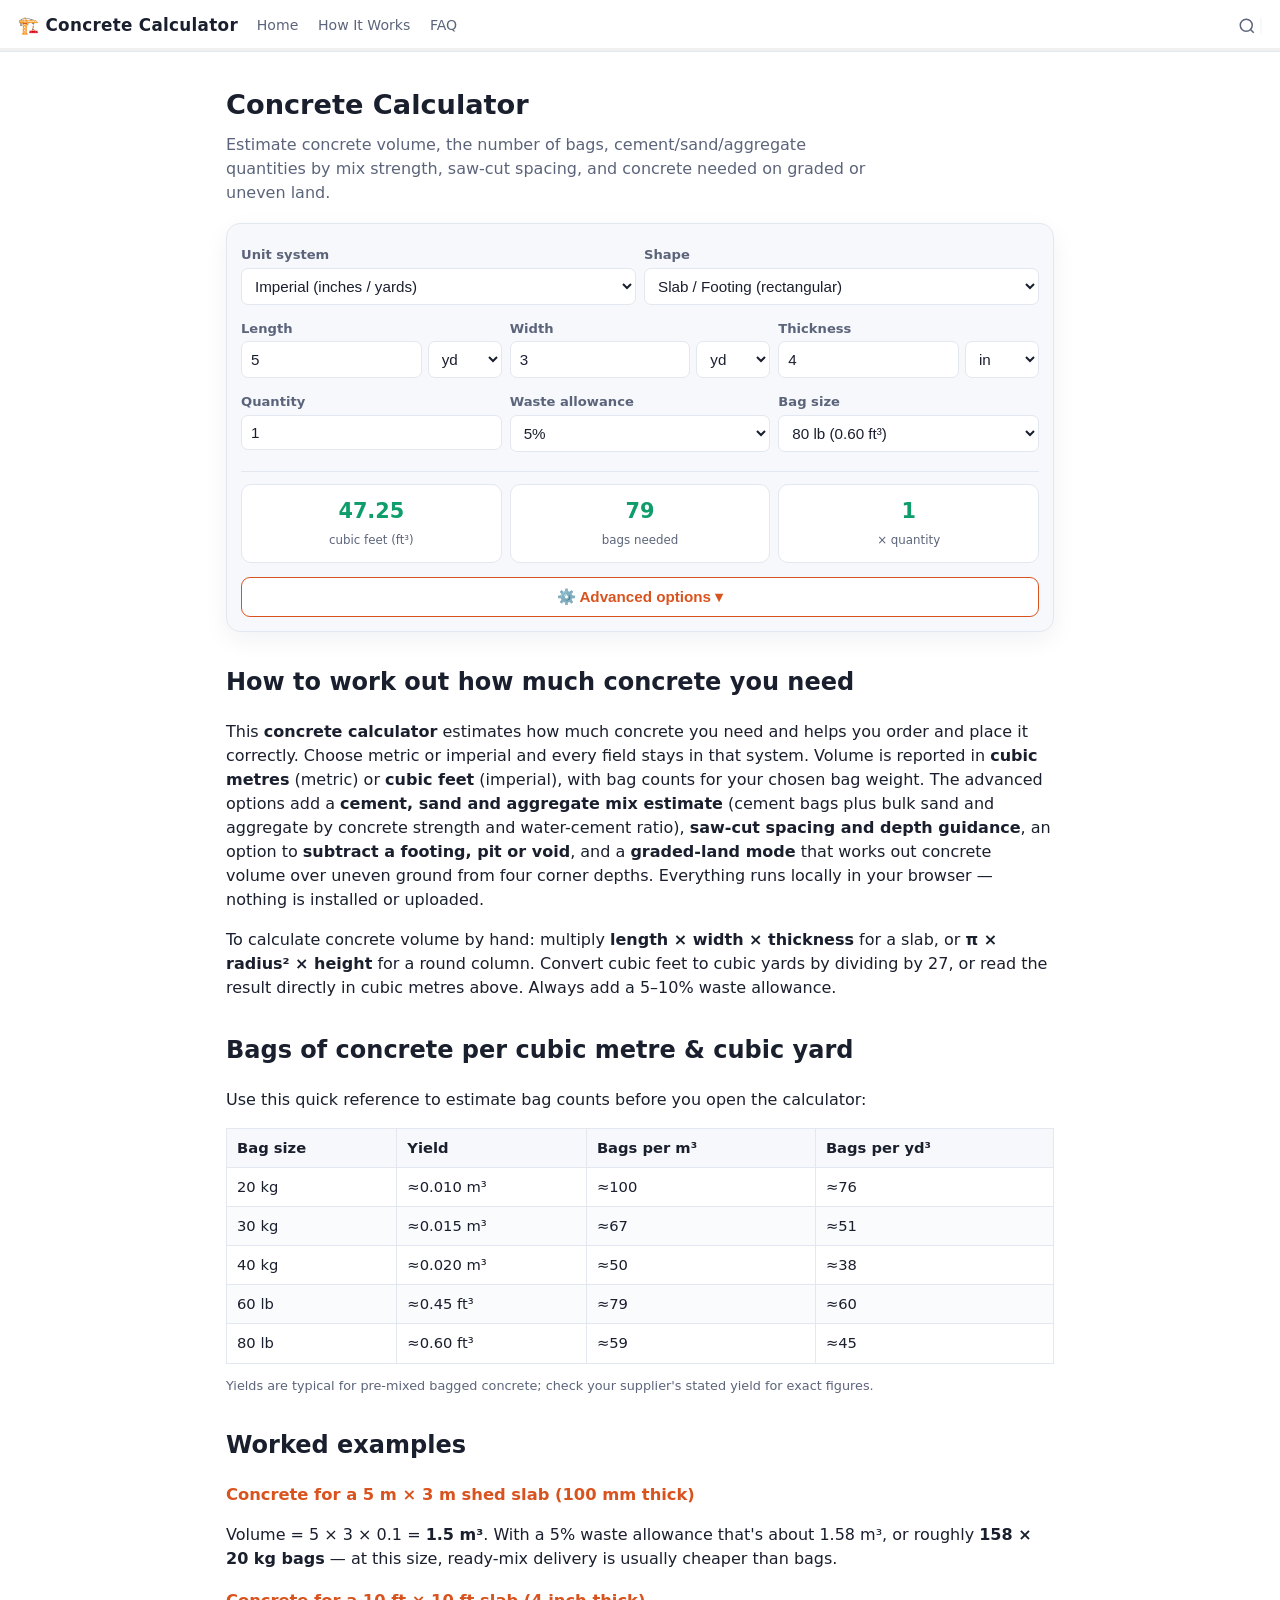
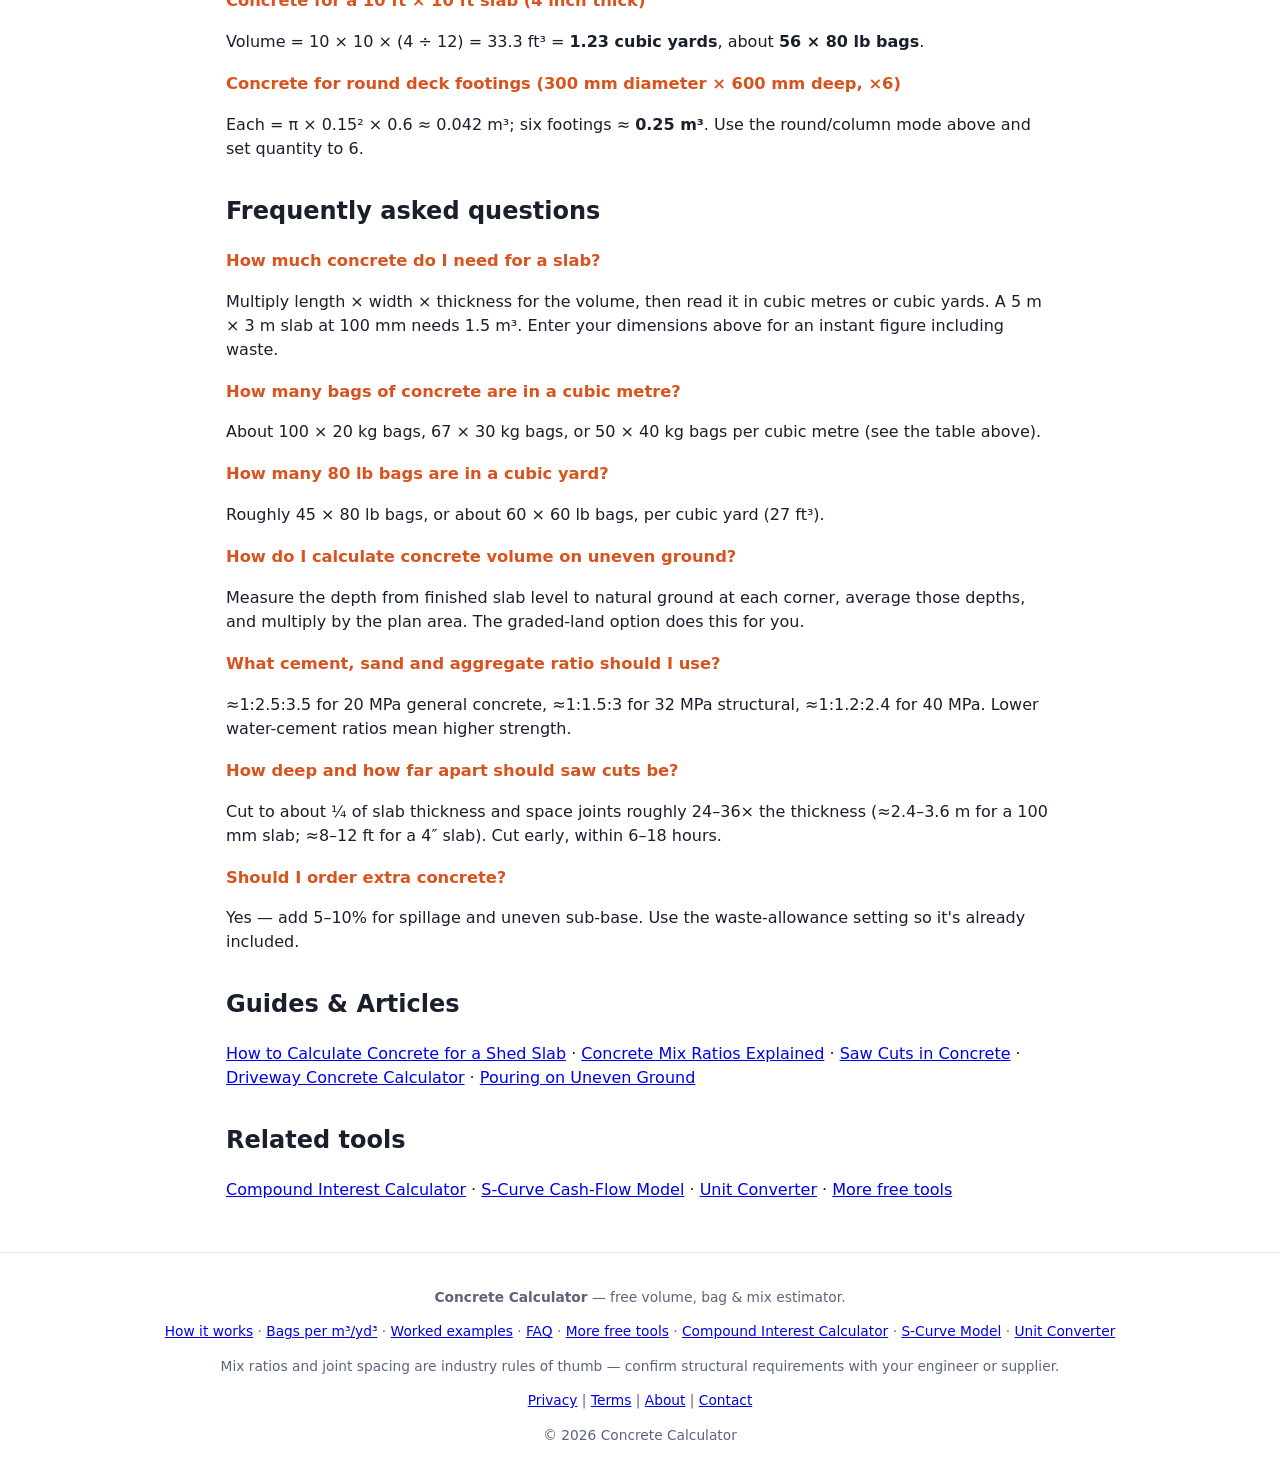
<file: index.html>
<!DOCTYPE html>
<html lang="en">
<head>
<meta charset="utf-8">
<meta name="viewport" content="width=device-width, initial-scale=1">
<!-- Google AdSense -->
<script async src="https://pagead2.googlesyndication.com/pagead/js/adsbygoogle.js?client=ca-pub-4562423029265065"
     crossorigin="anonymous"></script>

<meta name="keywords" content="concrete calculator, concrete volume, concrete bags, mix ratio, saw cuts, graded land, slab calculator, concrete estimation, free concrete tool">
<meta name="robots" content="index, follow, max-image-preview:large, max-snippet:-1">
<meta name="googlebot" content="index, follow">
<meta name="author" content="Concrete-Calcs">
<meta name="theme-color" content="#d9531e">
<link rel="canonical" href="https://concrete-calcs.com/"> <!-- canonical set -->
<link rel="manifest" href="manifest.webmanifest">
<link rel="icon" href="favicon.webp" type="image/webp">
<link rel="apple-touch-icon" href="favicon.svg">

<meta property="og:type" content="website">
<meta property="og:site_name" content="Concrete Calculator">
<meta property="og:locale" content="en">
<meta property="og:title" content="Concrete Calculator — Volume, Bags, Mix & Saw Cuts">
<meta property="og:description" content="Estimate concrete volume, bags, mix ratios by strength, saw cuts and volume on graded land. Free and instant — metric & imperial.">
<meta property="og:url" content="https://concrete-calcs.com/">
<meta property="og:image" content="https://concrete-calcs.com/og.webp">
<meta name="twitter:card" content="summary_large_image">
<meta name="twitter:title" content="Concrete Calculator — Volume, Bags, Mix & Saw Cuts">
<meta name="twitter:description" content="Free concrete calculator: instantly compute volume, bags, mix ratios, saw cuts and graded land calculations.">
<meta name="twitter:image" content="https://concrete-calcs.com/og.svg">

<script type="application/ld+json">
{
  "@context": "https://schema.org",
  "@graph": [
    {
      "@type": "WebApplication",
      "@id": "https://concrete-calcs.com/#app",
      "name": "Concrete Calculator",
      "url": "https://concrete-calcs.com/",
      "applicationCategory": "UtilitiesApplication",
      "operatingSystem": "All",
      "browserRequirements": "Requires JavaScript",
      "description": "Estimate concrete volume, bags, mix ratios by strength, saw-cut spacing and volume on graded land.",
      "offers": { "@type": "Offer", "price": "0", "priceCurrency": "USD" },
      "aggregateRating": { "@type": "AggregateRating", "ratingValue": "4.8", "ratingCount": "127" }
    },
    {
      "@type": "Organization",
      "@id": "https://concrete-calcs.com/#org",
      "name": "Concrete Calculator",
      "url": "https://concrete-calcs.com/"
    },
    {
      "@type": "BreadcrumbList",
      "itemListElement": [
        { "@type": "ListItem", "position": 1, "name": "Home", "item": "https://concrete-calcs.com/" },
        { "@type": "ListItem", "position": 2, "name": "Concrete Calculator", "item": "https://concrete-calcs.com/" }
      ]
    },
    {
      "@type": "HowTo",
      "name": "How to calculate how much concrete you need",
      "description": "Calculate concrete volume and the number of bags for a slab, footing or column.",
      "step": [
        { "@type": "HowToStep", "name": "Choose units", "text": "Select metric or imperial — all inputs stay in that system." },
        { "@type": "HowToStep", "name": "Enter dimensions", "text": "Enter length, width and thickness for a slab, or diameter and height for a column." },
        { "@type": "HowToStep", "name": "Read the result", "text": "The calculator returns volume in cubic metres or cubic feet and the number of bags needed." }
      ]
    },
    {
      "@type": "FAQPage",
      "mainEntity": [
        {"@type":"Question","name":"How much concrete do I need for a slab?","acceptedAnswer":{"@type":"Answer","text":"Multiply length × width × thickness to get the volume, then convert to cubic metres or cubic yards. For example a 5 m × 3 m slab at 100 mm thick needs 1.5 cubic metres. Enter your dimensions above and the calculator does it instantly, including a waste allowance."}},
        {"@type":"Question","name":"How many bags of concrete are in a cubic metre?","acceptedAnswer":{"@type":"Answer","text":"It depends on bag size. A 20 kg bag yields about 0.01 m³, so roughly 100 bags fill one cubic metre. A 40 kg bag yields about 0.02 m³, needing about 50 bags per cubic metre."}},
        {"@type":"Question","name":"How many 80 lb bags of concrete are in a cubic yard?","acceptedAnswer":{"@type":"Answer","text":"An 80 lb bag yields about 0.6 cubic feet, so it takes roughly 45 bags to fill one cubic yard (27 cubic feet). A 60 lb bag needs about 60 bags per cubic yard."}},
        {"@type":"Question","name":"How do I calculate concrete volume on uneven ground?","acceptedAnswer":{"@type":"Answer","text":"Measure the depth from your finished slab level down to natural ground at each corner, average the corner depths and multiply by the slab's plan area. This calculator's graded-land option does this automatically from four corner depths."}},
        {"@type":"Question","name":"What cement, sand and aggregate ratio should I use?","acceptedAnswer":{"@type":"Answer","text":"For general 20 MPa concrete use roughly 1:2.5:3.5 (cement:sand:aggregate). For structural 32 MPa use about 1:1.5:3, and for high-strength 40 MPa about 1:1.2:2.4. Lower water-cement ratios give higher strength."}},
        {"@type":"Question","name":"How deep and how far apart should saw cuts be?","acceptedAnswer":{"@type":"Answer","text":"Cut to about one quarter of the slab thickness (D/4). Space joints roughly 24–36 times the slab thickness — for a 100 mm slab that is about 2.4–3.6 m, and for a 4 inch slab about 8–12 feet. Cut early, within 6–18 hours."}},
        {"@type":"Question","name":"Should I order extra concrete?","acceptedAnswer":{"@type":"Answer","text":"Yes. Order 5–10% extra to allow for spillage, uneven sub-base and over-excavation. Use the waste-allowance setting so your estimate already includes it."}}
      ]
    }
  ]
}
</script>
<script type="application/ld+json">
{
  "@context": "https://schema.org",
  "@type": "WebPage",
  "name": "Concrete Calculator – Free Volume, Bags & Mix Ratio Tool",
  "url": "https://concrete-calcs.com/",
  "description": "Free concrete calculator to instantly compute volume, bags, mix ratios, saw‑cut spacing and graded‑land calculations.",
  "breadcrumb": {
    "@type": "BreadcrumbList",
    "itemListElement": [
      {"@type": "ListItem", "position": 1, "name": "Home", "item": "https://concrete-calcs.com/"},
      {"@type": "ListItem", "position": 2, "name": "Concrete Calculator", "item": "https://concrete-calcs.com/"}
    ]
  }
}
</script>
<link rel="preload" href="style.css" as="style" crossorigin>
<link rel="stylesheet" href="style.css">
<link rel="stylesheet" href="nav.css">
<link rel="alternate" type="application/rss+xml" title="Concrete Calculator RSS Feed" href="https://concrete-calcs.com/feed.xml">
</head>
<body>
<header class="ribbon">
  <div class="ribbon-inner">
    <button class="hamburger" aria-label="Open menu">
      <svg class="icon-open" viewBox="0 0 24 24"><line x1="3" y1="6" x2="21" y2="6"/><line x1="3" y1="12" x2="21" y2="12"/><line x1="3" y1="18" x2="21" y2="18"/></svg>
      <svg class="icon-close" viewBox="0 0 24 24"><line x1="18" y1="6" x2="6" y2="18"/><line x1="6" y1="6" x2="18" y2="18"/></svg>
    </button>
    <div class="brand">🏗️ Concrete Calculator</div>
    <nav>
      <a href="/">Home</a>
      <a href="#how">How It Works</a>
      <a href="#faq">FAQ</a>
    </nav>
    <div class="ribbon-search">
      <button class="ribbon-search-btn" aria-label="Search"><svg viewBox="0 0 24 24"><circle cx="11" cy="11" r="8"/><line x1="21" y1="21" x2="16.65" y2="16.65"/></svg></button>
      <input type="text" placeholder="Search…" autocomplete="off">
    </div>
  </div>
  <div class="scroll-bar"><div class="scroll-bar-fill"></div></div>
</header>

<main>
  <h1>Concrete Calculator</h1>
  <p class="lede">Estimate concrete volume, the number of bags, cement/sand/aggregate quantities by mix strength, saw-cut spacing, and concrete needed on graded or uneven land.</p>

  <section class="tool" aria-label="Concrete calculator">
    <div class="grid">
      <div class="field">
        <label for="system">Unit system</label>
        <select id="system">
          <option value="metric">Metric (mm / cm / m)</option>
          <option value="imperial" selected>Imperial (inches / yards)</option>
        </select>
      </div>
      <div class="field">
        <label for="shape">Shape</label>
        <select id="shape">
          <option value="slab">Slab / Footing (rectangular)</option>
          <option value="column">Column / Tube (round)</option>
        </select>
      </div>
    </div>

    <!-- SLAB -->
    <div id="slabInputs">
      <div class="grid">
        <div class="field"><label>Length</label>
          <div class="combo"><input id="length" type="number" min="0" step="any" value="5"><select id="lengthU" class="unitsel"></select></div></div>
        <div class="field"><label>Width</label>
          <div class="combo"><input id="width" type="number" min="0" step="any" value="3"><select id="widthU" class="unitsel"></select></div></div>
        <div class="field" id="thicknessField"><label>Thickness</label>
          <div class="combo"><input id="thickness" type="number" min="0" step="any" value="4"><select id="thicknessU" class="unitsel"></select></div></div>
      </div>
    </div>

    <!-- COLUMN -->
    <div id="columnInputs" hidden>
      <div class="grid">
        <div class="field"><label>Diameter</label>
          <div class="combo"><input id="diameter" type="number" min="0" step="any" value="300"><select id="diameterU" class="unitsel"></select></div></div>
        <div class="field"><label>Height</label>
          <div class="combo"><input id="height" type="number" min="0" step="any" value="1"><select id="heightU" class="unitsel"></select></div></div>
      </div>
    </div>

    <div class="grid">
      <div class="field"><label>Quantity</label><input id="qty" type="number" min="1" step="1" value="1"></div>
      <div class="field"><label>Waste allowance</label>
        <select id="waste"><option value="0">0%</option><option value="5" selected>5%</option><option value="10">10%</option></select>
      </div>
      <div class="field"><label>Bag size</label><select id="bag"></select></div>
    </div>

    <div class="results" id="results" aria-live="polite"></div>

    <button id="advToggle" type="button" class="adv-toggle" aria-expanded="false">⚙️ Advanced options ▾</button>

    <div id="advanced" class="advanced" hidden>

      <!-- SUBTRACT VOLUME -->
      <div class="adv-block">
        <label class="adv-head"><input type="checkbox" id="useSub"> Subtract a volume (footing, pit, void)</label>
        <div id="subBody" hidden>
          <p class="hint">Subtract the volume of a footing, pit, recess or void from the total — useful when a slab has a cut-out. Uses the same unit system as above.</p>
          <div class="grid">
            <div class="field"><label>Cut-out shape</label>
              <select id="subShape">
                <option value="box">Rectangular (L × W × D)</option>
                <option value="round">Round (diameter × depth)</option>
              </select>
            </div>
            <div class="field"><label>How many?</label><input id="subQty" type="number" min="1" step="1" value="1"></div>
          </div>
          <div id="subBox">
            <div class="grid">
              <div class="field"><label>Length</label><div class="combo"><input id="subL" type="number" min="0" step="any" value="0"><select id="subLU" class="unitsel"></select></div></div>
              <div class="field"><label>Width</label><div class="combo"><input id="subW" type="number" min="0" step="any" value="0"><select id="subWU" class="unitsel"></select></div></div>
              <div class="field"><label>Depth</label><div class="combo"><input id="subD" type="number" min="0" step="any" value="0"><select id="subDU" class="unitsel depthsel"></select></div></div>
            </div>
          </div>
          <div id="subRound" hidden>
            <div class="grid">
              <div class="field"><label>Diameter</label><div class="combo"><input id="subDia" type="number" min="0" step="any" value="0"><select id="subDiaU" class="unitsel depthsel"></select></div></div>
              <div class="field"><label>Depth</label><div class="combo"><input id="subDep" type="number" min="0" step="any" value="0"><select id="subDepU" class="unitsel depthsel"></select></div></div>
            </div>
          </div>
          <p class="hint" id="subNote"></p>
        </div>
      </div>

      <!-- GRADED LAND -->
      <div class="adv-block">
        <label class="adv-head"><input type="checkbox" id="useGrade"> Graded / uneven land (rectangular slab)</label>
        <p class="hint">Enter the depth from finished slab level down to natural ground at each corner. The slab top is assumed flat and level; volume uses the average corner depth × plan area.</p>
        <div id="gradeBody" hidden>
          <div class="grade-wrap">
            <svg id="gradeSvg" viewBox="0 0 320 220" width="100%" role="img" aria-label="Square slab with four corner depth points">
              <!-- flat finished slab top -->
              <polygon points="60,55 260,55 290,95 90,95" fill="#e9edf5" stroke="#9aa3c7"/>
              <text x="175" y="78" text-anchor="middle" font-size="11" fill="#5b647a">Finished slab (flat &amp; level)</text>
              <!-- corner drop lines -->
              <line x1="90" y1="95" x2="90" y2="175" stroke="#d9531e" stroke-dasharray="4 3"/>
              <line x1="290" y1="95" x2="290" y2="150" stroke="#d9531e" stroke-dasharray="4 3"/>
              <line x1="60" y1="55" x2="60" y2="120" stroke="#d9531e" stroke-dasharray="4 3"/>
              <line x1="260" y1="55" x2="260" y2="110" stroke="#d9531e" stroke-dasharray="4 3"/>
              <!-- natural ground (uneven) -->
              <polygon points="60,120 260,110 290,150 90,175" fill="#f3e6d8" stroke="#caa07a"/>
              <text x="185" y="200" text-anchor="middle" font-size="11" fill="#8a6a4a">Natural ground (uneven)</text>
              <!-- corner labels -->
              <circle cx="60" cy="55" r="4" fill="#d9531e"/><text x="46" y="50" font-size="11" fill="#d9531e">A</text>
              <circle cx="260" cy="55" r="4" fill="#d9531e"/><text x="266" y="50" font-size="11" fill="#d9531e">B</text>
              <circle cx="290" cy="95" r="4" fill="#d9531e"/><text x="297" y="98" font-size="11" fill="#d9531e">C</text>
              <circle cx="90" cy="95" r="4" fill="#d9531e"/><text x="74" y="110" font-size="11" fill="#d9531e">D</text>
            </svg>
          </div>
          <div class="grid">
            <div class="field"><label>Corner A depth</label><div class="combo"><input id="ca" type="number" min="0" step="any" value="100"><select id="caU" class="unitsel depthsel"></select></div></div>
            <div class="field"><label>Corner B depth</label><div class="combo"><input id="cb" type="number" min="0" step="any" value="150"><select id="cbU" class="unitsel depthsel"></select></div></div>
            <div class="field"><label>Corner C depth</label><div class="combo"><input id="cc" type="number" min="0" step="any" value="200"><select id="ccU" class="unitsel depthsel"></select></div></div>
            <div class="field"><label>Corner D depth</label><div class="combo"><input id="cd" type="number" min="0" step="any" value="120"><select id="cdU" class="unitsel depthsel"></select></div></div>
          </div>
          <p class="hint" id="gradeNote"></p>
        </div>
      </div>

      <!-- MIX DESIGN -->
      <div class="adv-block">
        <label class="adv-head"><input type="checkbox" id="useMix"> Cement bags, bulk sand and aggregate mix</label>
        <div id="mixBody" hidden>
          <div class="grid">
            <div class="field"><label>Concrete strength</label>
              <select id="strength">
                <option value="20">20 MPa — general / footings (1:2.5:3.5)</option>
                <option value="25">25 MPa — paths / driveways (1:2:3)</option>
                <option value="32" selected>32 MPa — structural slab (1:1.5:3)</option>
                <option value="40">40 MPa — high strength (1:1.2:2.4)</option>
              </select>
            </div>
            <div class="field"><label>Cement bag weight</label>
              <select id="cementBag"></select>
            </div>
          </div>
          <div class="results" id="mixResults" aria-live="polite"></div>
          <p class="hint" id="mixWc"></p>
        </div>
      </div>

      <!-- SAW CUTS -->
      <div class="adv-block">
        <label class="adv-head"><input type="checkbox" id="useSaw"> Saw-cut (control joint) guidance</label>
        <div id="sawBody" hidden>
          <div class="results" id="sawResults" aria-live="polite"></div>
          <p class="hint">Rule of thumb: cut depth ≈ ¼ of slab thickness; joint spacing ≈ 24–36× thickness. Cut early (within 6–18 hours). Higher-strength, low-shrinkage mixes tolerate the wider end of the spacing range.</p>
        </div>
      </div>

    </div>
  </section>

  <section id="how">
    <h2>How to work out how much concrete you need</h2>
    <p>This <strong>concrete calculator</strong> estimates how much concrete you need and helps you order and place it correctly. Choose metric or imperial and every field stays in that system. Volume is reported in <strong>cubic metres</strong> (metric) or <strong>cubic feet</strong> (imperial), with bag counts for your chosen bag weight. The advanced options add a <strong>cement, sand and aggregate mix estimate</strong> (cement bags plus bulk sand and aggregate by concrete strength and water-cement ratio), <strong>saw-cut spacing and depth guidance</strong>, an option to <strong>subtract a footing, pit or void</strong>, and a <strong>graded-land mode</strong> that works out concrete volume over uneven ground from four corner depths. Everything runs locally in your browser — nothing is installed or uploaded.</p>
    <p>To calculate concrete volume by hand: multiply <strong>length × width × thickness</strong> for a slab, or <strong>π × radius² × height</strong> for a round column. Convert cubic feet to cubic yards by dividing by 27, or read the result directly in cubic metres above. Always add a 5–10% waste allowance.</p>
  </section>

  <section id="bags">
    <h2>Bags of concrete per cubic metre &amp; cubic yard</h2>
    <p>Use this quick reference to estimate bag counts before you open the calculator:</p>
    <table class="ref">
      <thead><tr><th>Bag size</th><th>Yield</th><th>Bags per m³</th><th>Bags per yd³</th></tr></thead>
      <tbody>
        <tr><td>20 kg</td><td>≈0.010 m³</td><td>≈100</td><td>≈76</td></tr>
        <tr><td>30 kg</td><td>≈0.015 m³</td><td>≈67</td><td>≈51</td></tr>
        <tr><td>40 kg</td><td>≈0.020 m³</td><td>≈50</td><td>≈38</td></tr>
        <tr><td>60 lb</td><td>≈0.45 ft³</td><td>≈79</td><td>≈60</td></tr>
        <tr><td>80 lb</td><td>≈0.60 ft³</td><td>≈59</td><td>≈45</td></tr>
      </tbody>
    </table>
    <p class="hint">Yields are typical for pre-mixed bagged concrete; check your supplier's stated yield for exact figures.</p>
  </section>

  <section id="examples">
    <h2>Worked examples</h2>
    <h3>Concrete for a 5 m × 3 m shed slab (100 mm thick)</h3>
    <p>Volume = 5 × 3 × 0.1 = <strong>1.5 m³</strong>. With a 5% waste allowance that's about 1.58 m³, or roughly <strong>158 × 20 kg bags</strong> — at this size, ready-mix delivery is usually cheaper than bags.</p>
    <h3>Concrete for a 10 ft × 10 ft slab (4 inch thick)</h3>
    <p>Volume = 10 × 10 × (4 ÷ 12) = 33.3 ft³ = <strong>1.23 cubic yards</strong>, about <strong>56 × 80 lb bags</strong>.</p>
    <h3>Concrete for round deck footings (300 mm diameter × 600 mm deep, ×6)</h3>
    <p>Each = π × 0.15² × 0.6 ≈ 0.042 m³; six footings ≈ <strong>0.25 m³</strong>. Use the round/column mode above and set quantity to 6.</p>
  </section>

  <section id="faq">
    <h2>Frequently asked questions</h2>
    <h3>How much concrete do I need for a slab?</h3>
    <p>Multiply length × width × thickness for the volume, then read it in cubic metres or cubic yards. A 5 m × 3 m slab at 100 mm needs 1.5 m³. Enter your dimensions above for an instant figure including waste.</p>
    <h3>How many bags of concrete are in a cubic metre?</h3>
    <p>About 100 × 20 kg bags, 67 × 30 kg bags, or 50 × 40 kg bags per cubic metre (see the table above).</p>
    <h3>How many 80 lb bags are in a cubic yard?</h3>
    <p>Roughly 45 × 80 lb bags, or about 60 × 60 lb bags, per cubic yard (27 ft³).</p>
    <h3>How do I calculate concrete volume on uneven ground?</h3>
    <p>Measure the depth from finished slab level to natural ground at each corner, average those depths, and multiply by the plan area. The graded-land option does this for you.</p>
    <h3>What cement, sand and aggregate ratio should I use?</h3>
    <p>≈1:2.5:3.5 for 20 MPa general concrete, ≈1:1.5:3 for 32 MPa structural, ≈1:1.2:2.4 for 40 MPa. Lower water-cement ratios mean higher strength.</p>
    <h3>How deep and how far apart should saw cuts be?</h3>
    <p>Cut to about ¼ of slab thickness and space joints roughly 24–36× the thickness (≈2.4–3.6 m for a 100 mm slab; ≈8–12 ft for a 4″ slab). Cut early, within 6–18 hours.</p>
    <h3>Should I order extra concrete?</h3>
    <p>Yes — add 5–10% for spillage and uneven sub-base. Use the waste-allowance setting so it's already included.</p>
  </section>

  <section class="related-tools">
    <h2>Guides &amp; Articles</h2>
    <nav class="related-nav">
      <a href="/guides/shed-slab-calculator/">How to Calculate Concrete for a Shed Slab</a> ·
      <a href="/guides/concrete-mix-ratios/">Concrete Mix Ratios Explained</a> ·
      <a href="/guides/saw-cuts-in-concrete/">Saw Cuts in Concrete</a> ·
      <a href="/guides/driveway-concrete-calculator/">Driveway Concrete Calculator</a> ·
      <a href="/guides/pouring-on-uneven-ground/">Pouring on Uneven Ground</a>
    </nav>
  </section>

  <section class="related-tools">
    <h2>Related tools</h2>
    <nav class="related-nav"><a href="https://nexuswebtools.com/compound-interest/">Compound Interest Calculator</a> · <a href="https://nexuswebtools.com/s-curve/">S‑Curve Cash‑Flow Model</a> · <a href="https://nexuswebtools.com/unit-converter/">Unit Converter</a> · <a href="https://nexuswebtools.com/">More free tools</a></nav>
  </section>
</main>

<footer>
  <p><strong>Concrete Calculator</strong> — free volume, bag &amp; mix estimator.</p>
  <p><a href="#how">How it works</a> · <a href="#bags">Bags per m³/yd³</a> · <a href="#examples">Worked examples</a> · <a href="#faq">FAQ</a> · <a href="https://nexuswebtools.com/">More free tools</a> · <a href="https://nexuswebtools.com/compound-interest/">Compound Interest Calculator</a> · <a href="https://nexuswebtools.com/s-curve/">S‑Curve Model</a> · <a href="https://nexuswebtools.com/unit-converter/">Unit Converter</a></p>
  <p>Mix ratios and joint spacing are industry rules of thumb — confirm structural requirements with your engineer or supplier.</p>
  <p><a href="/privacy/">Privacy</a> | <a href="/terms/">Terms</a> | <a href="/about/">About</a> | <a href="/contact/">Contact</a></p>
  <p>&copy; 2026 Concrete Calculator</p>
</footer>


<script src="app.js" defer></script>
<script src="/nav.js" defer></script>
</body>
</html>
</file>
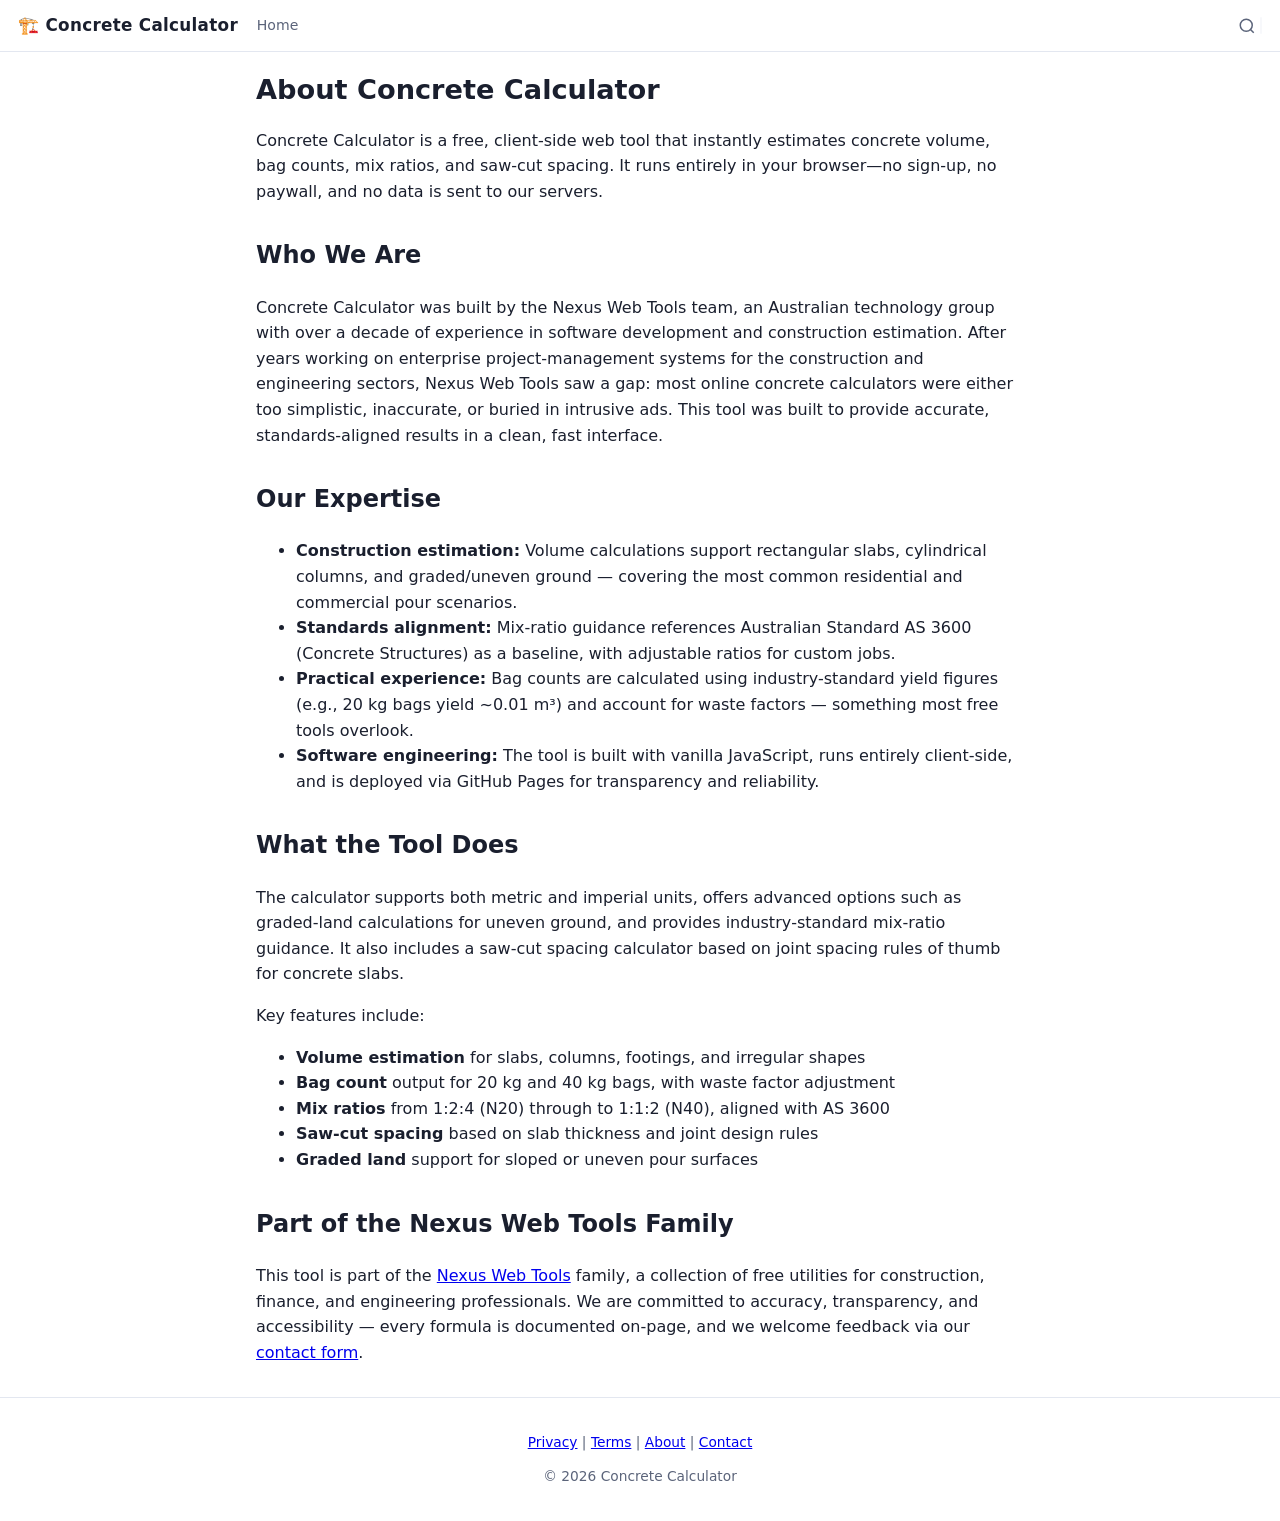
<file: about/index.html>
<!DOCTYPE html>
<html lang="en">
<head>
<meta charset="utf-8">
<title>About Us – Concrete Calculator</title>
<meta name="viewport" content="width=device-width, initial-scale=1">
<meta name="description" content="Learn about Concrete Calculator, a free, accurate, in‑browser tool for concrete volume, bags, mix ratios and saw cuts. Part of the Nexus Web Tools family.">
<link rel="stylesheet" href="/style.css">
<link rel="stylesheet" href="/nav.css">
<link rel="stylesheet" href="/policy.css">
<script type="application/ld+json">
{
  "@context": "https://schema.org",
  "@type": "WebPage",
  "name": "About",
  "url": "https://concrete-calcs.com/about/",
  "description": "About page for Concrete Calculator, describing the free tool and its affiliation with Nexus Web Tools."
}
</script>
</head>
<body>
<header class="ribbon">
  <div class="ribbon-inner">
    <button class="hamburger" aria-label="Open menu">
      <svg class="icon-open" viewBox="0 0 24 24"><line x1="3" y1="6" x2="21" y2="6"/><line x1="3" y1="12" x2="21" y2="12"/><line x1="3" y1="18" x2="21" y2="18"/></svg>
      <svg class="icon-close" viewBox="0 0 24 24"><line x1="18" y1="6" x2="6" y2="18"/><line x1="6" y1="6" x2="18" y2="18"/></svg>
    </button>
    <div class="brand"><a href="/" style="text-decoration:none;color:inherit">🏗️ Concrete Calculator</a></div>
    <nav>
      <a href="/">Home</a>
    </nav>
    <div class="ribbon-search">
      <button class="ribbon-search-btn" aria-label="Search"><svg viewBox="0 0 24 24"><circle cx="11" cy="11" r="8"/><line x1="21" y1="21" x2="16.65" y2="16.65"/></svg></button>
      <input type="text" placeholder="Search…" autocomplete="off">
    </div>
  </div>
</header>
<main class="policy-content">
<h1>About Concrete Calculator</h1>
<p>Concrete Calculator is a free, client‑side web tool that instantly estimates concrete volume, bag counts, mix ratios, and saw‑cut spacing. It runs entirely in your browser—no sign‑up, no paywall, and no data is sent to our servers.</p>

<h2>Who We Are</h2>
<p>Concrete Calculator was built by the Nexus Web Tools team, an Australian technology group with over a decade of experience in software development and construction estimation. After years working on enterprise project-management systems for the construction and engineering sectors, Nexus Web Tools saw a gap: most online concrete calculators were either too simplistic, inaccurate, or buried in intrusive ads. This tool was built to provide accurate, standards‑aligned results in a clean, fast interface.</p>

<h2>Our Expertise</h2>
<ul>
<li><strong>Construction estimation:</strong> Volume calculations support rectangular slabs, cylindrical columns, and graded/uneven ground — covering the most common residential and commercial pour scenarios.</li>
<li><strong>Standards alignment:</strong> Mix‑ratio guidance references Australian Standard AS 3600 (Concrete Structures) as a baseline, with adjustable ratios for custom jobs.</li>
<li><strong>Practical experience:</strong> Bag counts are calculated using industry-standard yield figures (e.g., 20 kg bags yield ~0.01 m³) and account for waste factors — something most free tools overlook.</li>
<li><strong>Software engineering:</strong> The tool is built with vanilla JavaScript, runs entirely client‑side, and is deployed via GitHub Pages for transparency and reliability.</li>
</ul>

<h2>What the Tool Does</h2>
<p>The calculator supports both metric and imperial units, offers advanced options such as graded‑land calculations for uneven ground, and provides industry‑standard mix‑ratio guidance. It also includes a saw‑cut spacing calculator based on joint spacing rules of thumb for concrete slabs.</p>
<p>Key features include:</p>
<ul>
<li><strong>Volume estimation</strong> for slabs, columns, footings, and irregular shapes</li>
<li><strong>Bag count</strong> output for 20 kg and 40 kg bags, with waste factor adjustment</li>
<li><strong>Mix ratios</strong> from 1:2:4 (N20) through to 1:1:2 (N40), aligned with AS 3600</li>
<li><strong>Saw‑cut spacing</strong> based on slab thickness and joint design rules</li>
<li><strong>Graded land</strong> support for sloped or uneven pour surfaces</li>
</ul>

<h2>Part of the Nexus Web Tools Family</h2>
<p>This tool is part of the <a href="https://nexuswebtools.com/">Nexus Web Tools</a> family, a collection of free utilities for construction, finance, and engineering professionals. We are committed to accuracy, transparency, and accessibility — every formula is documented on‑page, and we welcome feedback via our <a href="/contact/">contact form</a>.</p>
</main>
<footer class="site-footer">
  <p><a href="/privacy/">Privacy</a> | <a href="/terms/">Terms</a> | <a href="/about/">About</a> | <a href="/contact/">Contact</a></p>
  <p>&copy; 2026 Concrete Calculator</p>
</footer>
<script src="/nav.js" defer></script>
</body>
</html>
</file>
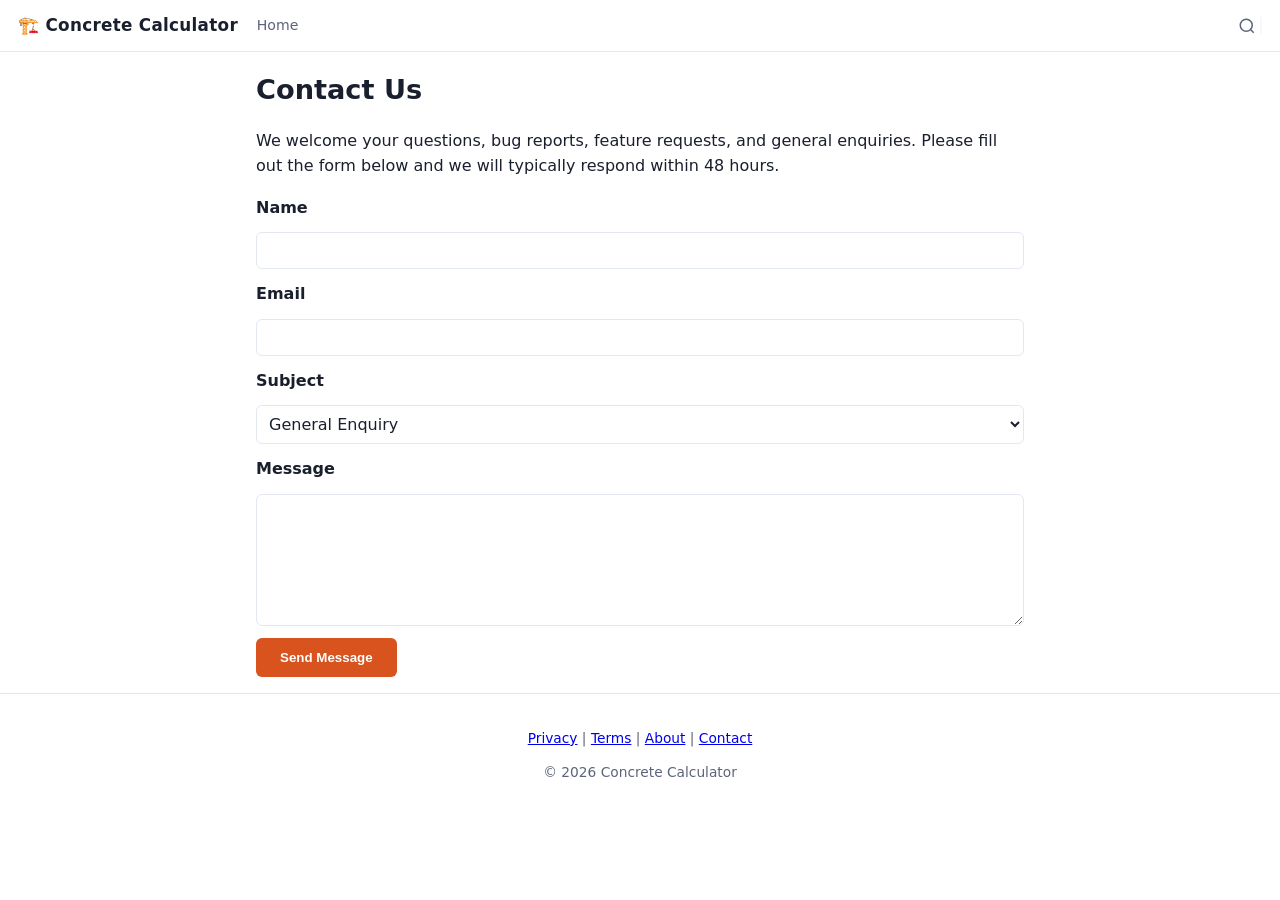
<file: contact/index.html>
<!DOCTYPE html>
<html lang="en">
<head>
<meta charset="utf-8">
<title>Contact – Concrete Calculator</title>
<meta name="viewport" content="width=device-width, initial-scale=1">
<meta name="description" content="Contact Concrete Calculator team via Formspree. No public email address is exposed.">
<link rel="stylesheet" href="/style.css">
<link rel="stylesheet" href="/nav.css">
<link rel="stylesheet" href="/policy.css">
<script type="application/ld+json">
{
  "@context": "https://schema.org",
  "@type": "WebPage",
  "name": "Contact",
  "url": "https://concrete-calcs.com/contact/",
  "description": "Contact page for Concrete Calculator using Formspree."
}
</script>
</head>
<body>
<header class="ribbon">
  <div class="ribbon-inner">
    <button class="hamburger" aria-label="Open menu">
      <svg class="icon-open" viewBox="0 0 24 24"><line x1="3" y1="6" x2="21" y2="6"/><line x1="3" y1="12" x2="21" y2="12"/><line x1="3" y1="18" x2="21" y2="18"/></svg>
      <svg class="icon-close" viewBox="0 0 24 24"><line x1="18" y1="6" x2="6" y2="18"/><line x1="6" y1="6" x2="18" y2="18"/></svg>
    </button>
    <div class="brand"><a href="/" style="text-decoration:none;color:inherit">🏗️ Concrete Calculator</a></div>
    <nav>
      <a href="/">Home</a>
    </nav>
    <div class="ribbon-search">
      <button class="ribbon-search-btn" aria-label="Search"><svg viewBox="0 0 24 24"><circle cx="11" cy="11" r="8"/><line x1="21" y1="21" x2="16.65" y2="16.65"/></svg></button>
      <input type="text" placeholder="Search…" autocomplete="off">
    </div>
  </div>
</header>
<main class="policy-content">
<h1>Contact Us</h1>
<p>We welcome your questions, bug reports, feature requests, and general enquiries. Please fill out the form below and we will typically respond within 48 hours.</p>
<form action="https://formspree.io/f/xkolndzv" method="POST">
  <input type="text" name="_gotcha" style="display:none">
  <input type="hidden" name="_next" value="https://concrete-calcs.com/contact/">
  <label for="name">Name</label>
  <input type="text" id="name" name="name" required>

  <label for="email">Email</label>
  <input type="email" id="email" name="email" required>

  <label for="subject">Subject</label>
  <select id="subject" name="subject" required>
    <option value="General Enquiry">General Enquiry</option>
    <option value="Bug Report">Bug Report</option>
    <option value="Feature Request">Feature Request</option>
    <option value="Other">Other</option>
  </select>

  <label for="message">Message</label>
  <textarea id="message" name="message" rows="6" required></textarea>

  <button type="submit">Send Message</button>
</form>
</main>
<footer class="site-footer">
  <p><a href="/privacy/">Privacy</a> | <a href="/terms/">Terms</a> | <a href="/about/">About</a> | <a href="/contact/">Contact</a></p>
  <p>&copy; 2026 Concrete Calculator</p>
</footer>
<script src="/nav.js" defer></script>
</body>
</html>
</file>
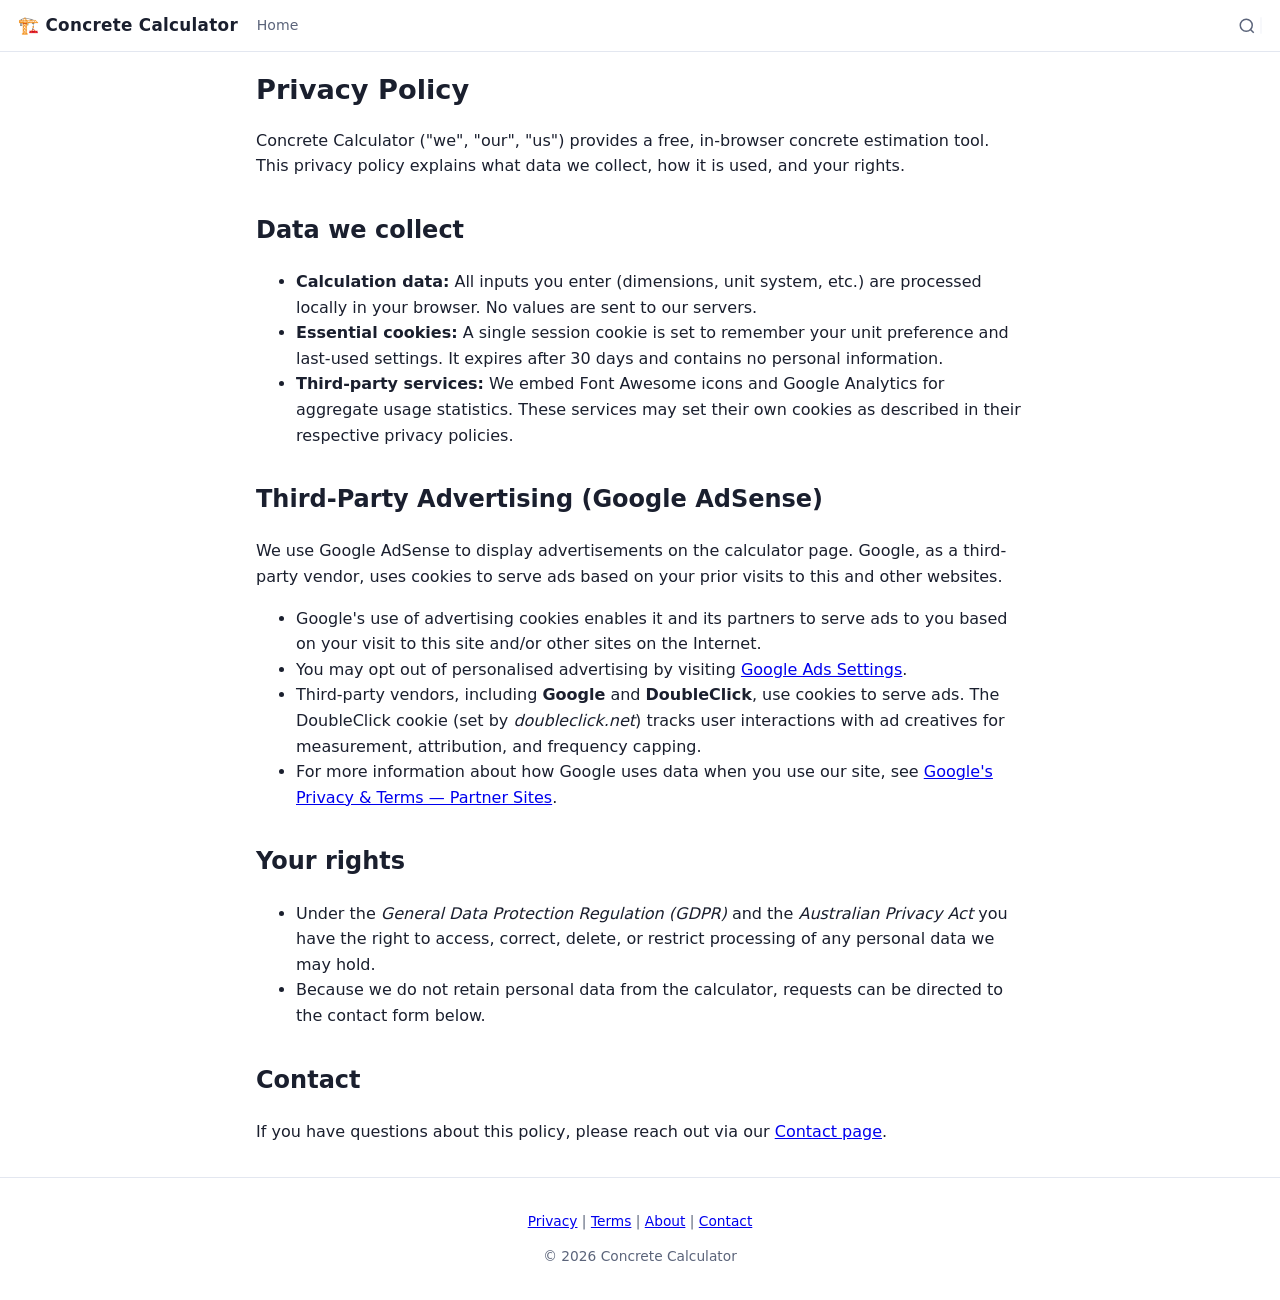
<file: privacy/index.html>
<!DOCTYPE html>
<html lang="en">
<head>
<meta charset="utf-8">
<title>Privacy Policy – Concrete Calculator</title>
<meta name="viewport" content="width=device-width, initial-scale=1">
<meta name="description" content="Concrete Calculator privacy policy – data handling, cookies, third‑party services, user rights under GDPR and the Australian Privacy Act.">
<link rel="stylesheet" href="/style.css">
<link rel="stylesheet" href="/nav.css">
<link rel="stylesheet" href="/policy.css">
<script type="application/ld+json">
{
  "@context": "https://schema.org",
  "@type": "WebPage",
  "name": "Privacy Policy",
  "url": "https://concrete-calcs.com/privacy/",
  "description": "Privacy policy for Concrete Calculator – how we handle data, cookies and user rights."
}
</script>
</head>
<body>
<header class="ribbon">
  <div class="ribbon-inner">
    <button class="hamburger" aria-label="Open menu">
      <svg class="icon-open" viewBox="0 0 24 24"><line x1="3" y1="6" x2="21" y2="6"/><line x1="3" y1="12" x2="21" y2="12"/><line x1="3" y1="18" x2="21" y2="18"/></svg>
      <svg class="icon-close" viewBox="0 0 24 24"><line x1="18" y1="6" x2="6" y2="18"/><line x1="6" y1="6" x2="18" y2="18"/></svg>
    </button>
    <div class="brand"><a href="/" style="text-decoration:none;color:inherit">🏗️ Concrete Calculator</a></div>
    <nav>
      <a href="/">Home</a>
    </nav>
    <div class="ribbon-search">
      <button class="ribbon-search-btn" aria-label="Search"><svg viewBox="0 0 24 24"><circle cx="11" cy="11" r="8"/><line x1="21" y1="21" x2="16.65" y2="16.65"/></svg></button>
      <input type="text" placeholder="Search…" autocomplete="off">
    </div>
  </div>
</header>
<main class="policy-content">
<h1>Privacy Policy</h1>
<p>Concrete Calculator ("we", "our", "us") provides a free, in‑browser concrete estimation tool. This privacy policy explains what data we collect, how it is used, and your rights.</p>
<h2>Data we collect</h2>
<ul>
<li><strong>Calculation data:</strong> All inputs you enter (dimensions, unit system, etc.) are processed locally in your browser. No values are sent to our servers.</li>
<li><strong>Essential cookies:</strong> A single session cookie is set to remember your unit preference and last‑used settings. It expires after 30 days and contains no personal information.</li>
<li><strong>Third‑party services:</strong> We embed Font Awesome icons and Google Analytics for aggregate usage statistics. These services may set their own cookies as described in their respective privacy policies.</li>
</ul>
<h2>Third‑Party Advertising (Google AdSense)</h2>
<p>We use Google AdSense to display advertisements on the calculator page. Google, as a third-party vendor, uses cookies to serve ads based on your prior visits to this and other websites.</p>
<ul>
<li>Google's use of advertising cookies enables it and its partners to serve ads to you based on your visit to this site and/or other sites on the Internet.</li>
<li>You may opt out of personalised advertising by visiting <a href="https://www.google.com/settings/ads">Google Ads Settings</a>.</li>
<li>Third-party vendors, including <strong>Google</strong> and <strong>DoubleClick</strong>, use cookies to serve ads. The DoubleClick cookie (set by <em>doubleclick.net</em>) tracks user interactions with ad creatives for measurement, attribution, and frequency capping.</li>
<li>For more information about how Google uses data when you use our site, see <a href="https://policies.google.com/technologies/partner-sites">Google's Privacy &amp; Terms — Partner Sites</a>.</li>
</ul>
<h2>Your rights</h2>
<ul>
<li>Under the <em>General Data Protection Regulation (GDPR)</em> and the <em>Australian Privacy Act</em> you have the right to access, correct, delete, or restrict processing of any personal data we may hold.</li>
<li>Because we do not retain personal data from the calculator, requests can be directed to the contact form below.</li>
</ul>
<h2>Contact</h2>
<p>If you have questions about this policy, please reach out via our <a href="/contact/">Contact page</a>.</p>
</main>
<footer class="site-footer">
  <p><a href="/privacy/">Privacy</a> | <a href="/terms/">Terms</a> | <a href="/about/">About</a> | <a href="/contact/">Contact</a></p>
  <p>&copy; 2026 Concrete Calculator</p>
</footer>
<script src="/nav.js" defer></script>
</body>
</html>
</file>
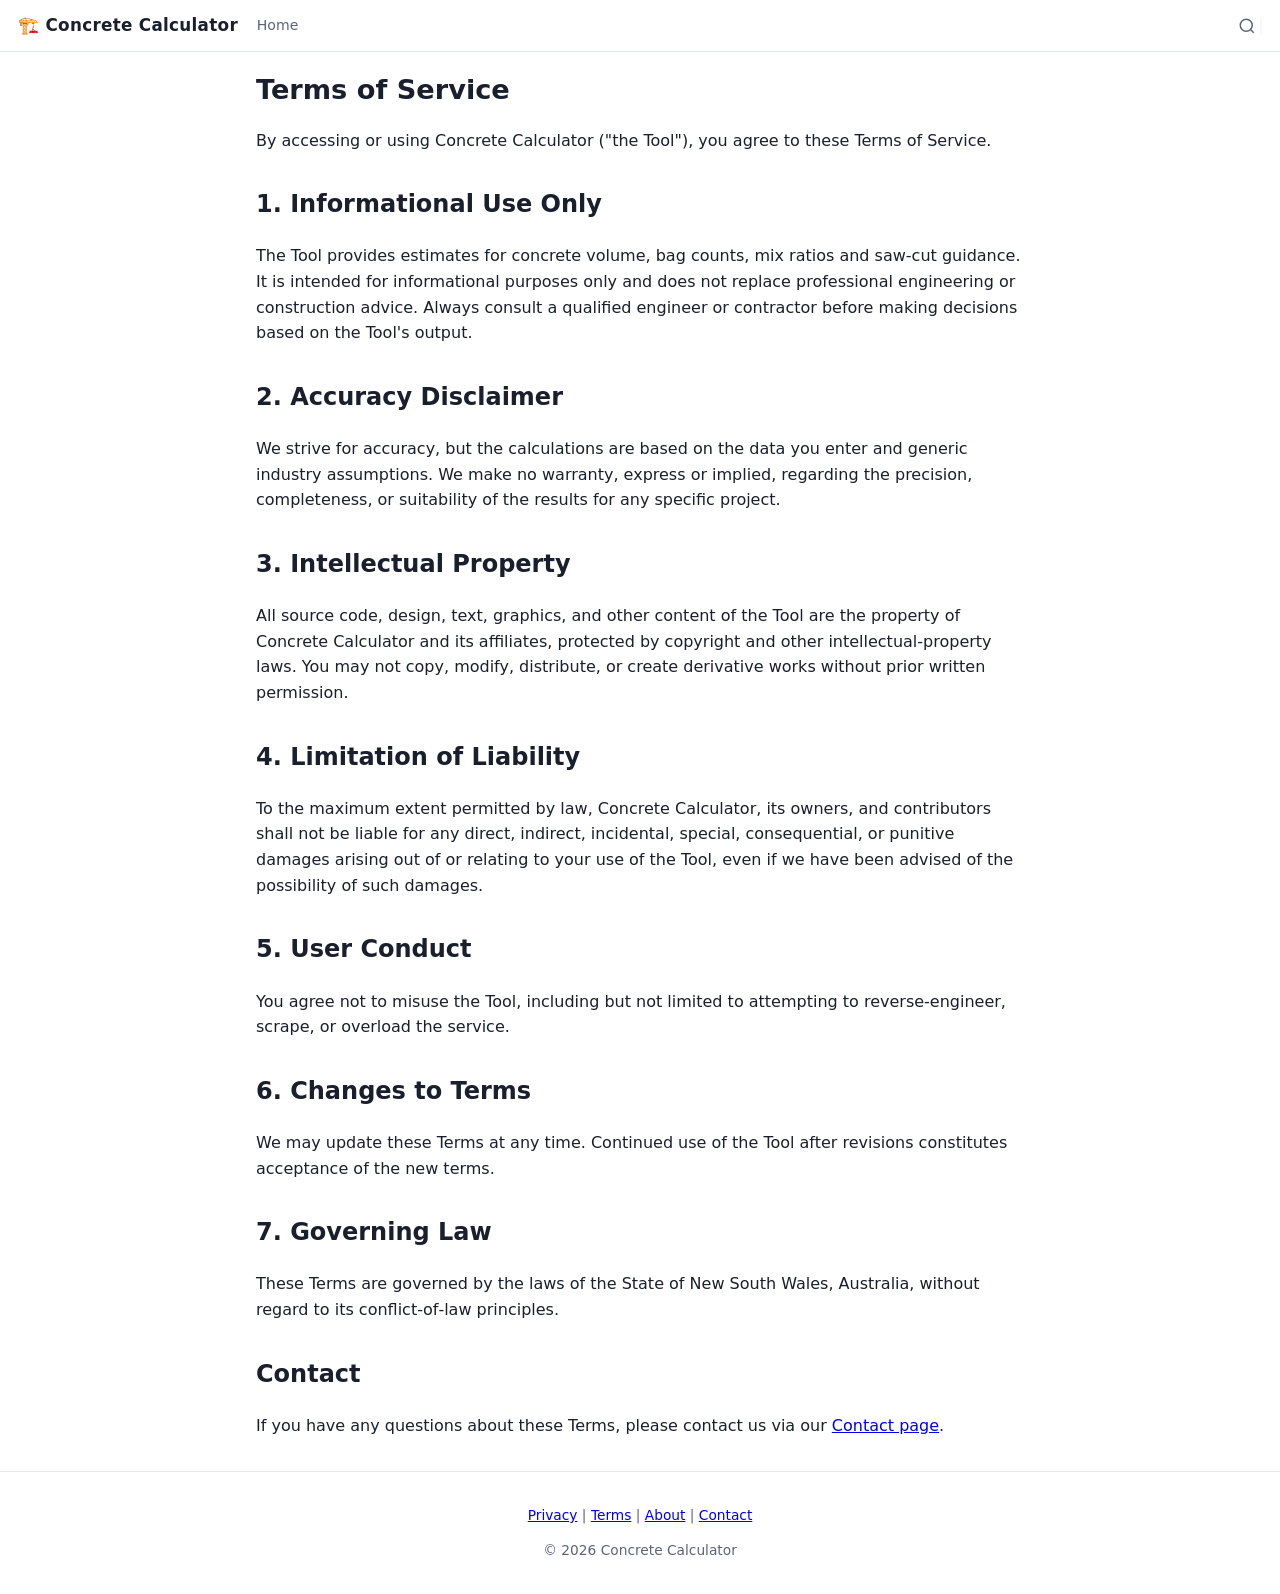
<file: terms/index.html>
<!DOCTYPE html>
<html lang="en">
<head>
<meta charset="utf-8">
<title>Terms of Service – Concrete Calculator</title>
<meta name="viewport" content="width=device-width, initial-scale=1">
<meta name="description" content="Terms of Service for Concrete Calculator. Disclaimer, intellectual property, liability limitations, and usage guidelines.">
<link rel="stylesheet" href="/style.css">
<link rel="stylesheet" href="/nav.css">
<link rel="stylesheet" href="/policy.css">
<script type="application/ld+json">
{
  "@context": "https://schema.org",
  "@type": "WebPage",
  "name": "Terms of Service",
  "url": "https://concrete-calcs.com/terms/",
  "description": "Terms of Service for Concrete Calculator, outlining usage, disclaimer, IP and liability."
}
</script>
</head>
<body>
<header class="ribbon">
  <div class="ribbon-inner">
    <button class="hamburger" aria-label="Open menu">
      <svg class="icon-open" viewBox="0 0 24 24"><line x1="3" y1="6" x2="21" y2="6"/><line x1="3" y1="12" x2="21" y2="12"/><line x1="3" y1="18" x2="21" y2="18"/></svg>
      <svg class="icon-close" viewBox="0 0 24 24"><line x1="18" y1="6" x2="6" y2="18"/><line x1="6" y1="6" x2="18" y2="18"/></svg>
    </button>
    <div class="brand"><a href="/" style="text-decoration:none;color:inherit">🏗️ Concrete Calculator</a></div>
    <nav>
      <a href="/">Home</a>
    </nav>
    <div class="ribbon-search">
      <button class="ribbon-search-btn" aria-label="Search"><svg viewBox="0 0 24 24"><circle cx="11" cy="11" r="8"/><line x1="21" y1="21" x2="16.65" y2="16.65"/></svg></button>
      <input type="text" placeholder="Search…" autocomplete="off">
    </div>
  </div>
</header>
<main class="policy-content">
<h1>Terms of Service</h1>
<p>By accessing or using Concrete Calculator ("the Tool"), you agree to these Terms of Service.</p>
<h2>1. Informational Use Only</h2>
<p>The Tool provides estimates for concrete volume, bag counts, mix ratios and saw‑cut guidance. It is intended for informational purposes only and does not replace professional engineering or construction advice. Always consult a qualified engineer or contractor before making decisions based on the Tool's output.</p>
<h2>2. Accuracy Disclaimer</h2>
<p>We strive for accuracy, but the calculations are based on the data you enter and generic industry assumptions. We make no warranty, express or implied, regarding the precision, completeness, or suitability of the results for any specific project.</p>
<h2>3. Intellectual Property</h2>
<p>All source code, design, text, graphics, and other content of the Tool are the property of Concrete Calculator and its affiliates, protected by copyright and other intellectual‑property laws. You may not copy, modify, distribute, or create derivative works without prior written permission.</p>
<h2>4. Limitation of Liability</h2>
<p>To the maximum extent permitted by law, Concrete Calculator, its owners, and contributors shall not be liable for any direct, indirect, incidental, special, consequential, or punitive damages arising out of or relating to your use of the Tool, even if we have been advised of the possibility of such damages.</p>
<h2>5. User Conduct</h2>
<p>You agree not to misuse the Tool, including but not limited to attempting to reverse‑engineer, scrape, or overload the service.</p>
<h2>6. Changes to Terms</h2>
<p>We may update these Terms at any time. Continued use of the Tool after revisions constitutes acceptance of the new terms.</p>
<h2>7. Governing Law</h2>
<p>These Terms are governed by the laws of the State of New South Wales, Australia, without regard to its conflict‑of‑law principles.</p>
<h2>Contact</h2>
<p>If you have any questions about these Terms, please contact us via our <a href="/contact/">Contact page</a>.</p>
</main>
<footer class="site-footer">
  <p><a href="/privacy/">Privacy</a> | <a href="/terms/">Terms</a> | <a href="/about/">About</a> | <a href="/contact/">Contact</a></p>
  <p>&copy; 2026 Concrete Calculator</p>
</footer>
<script src="/nav.js" defer></script>
</body>
</html>
</file>
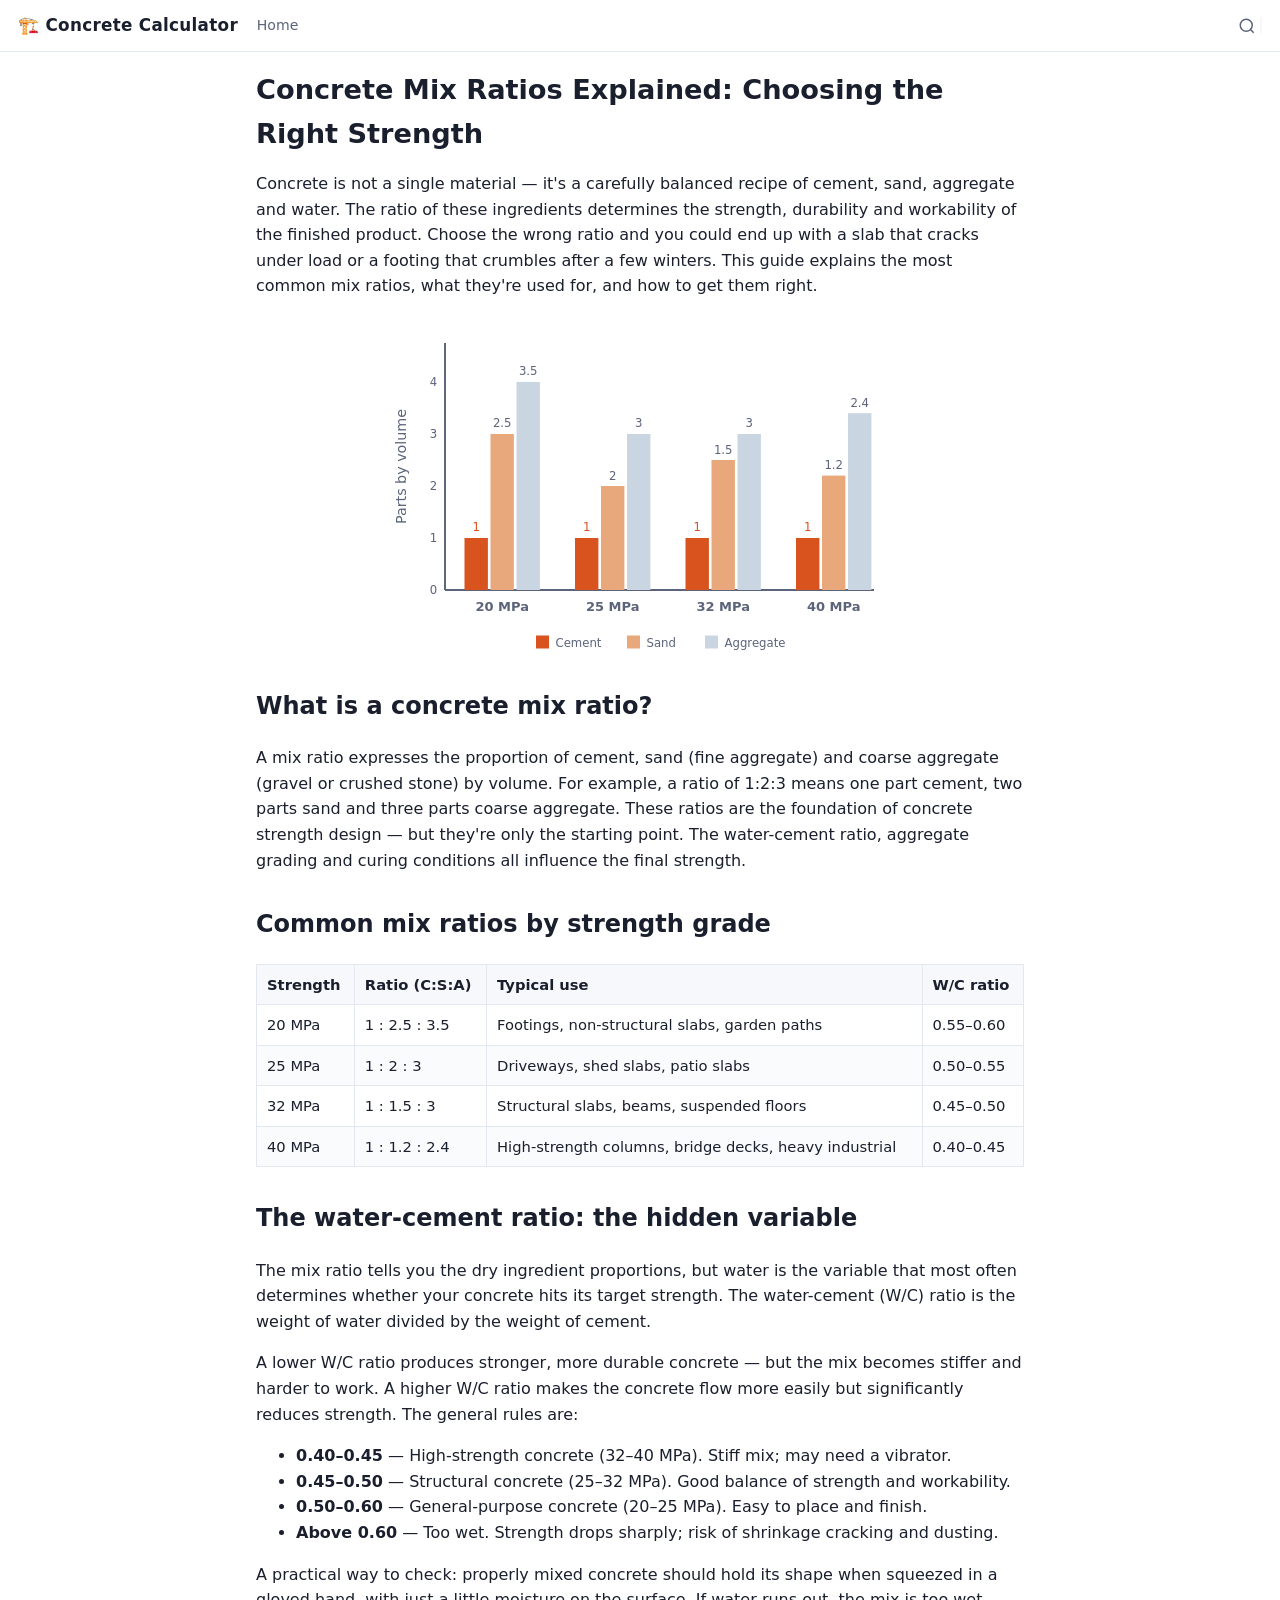
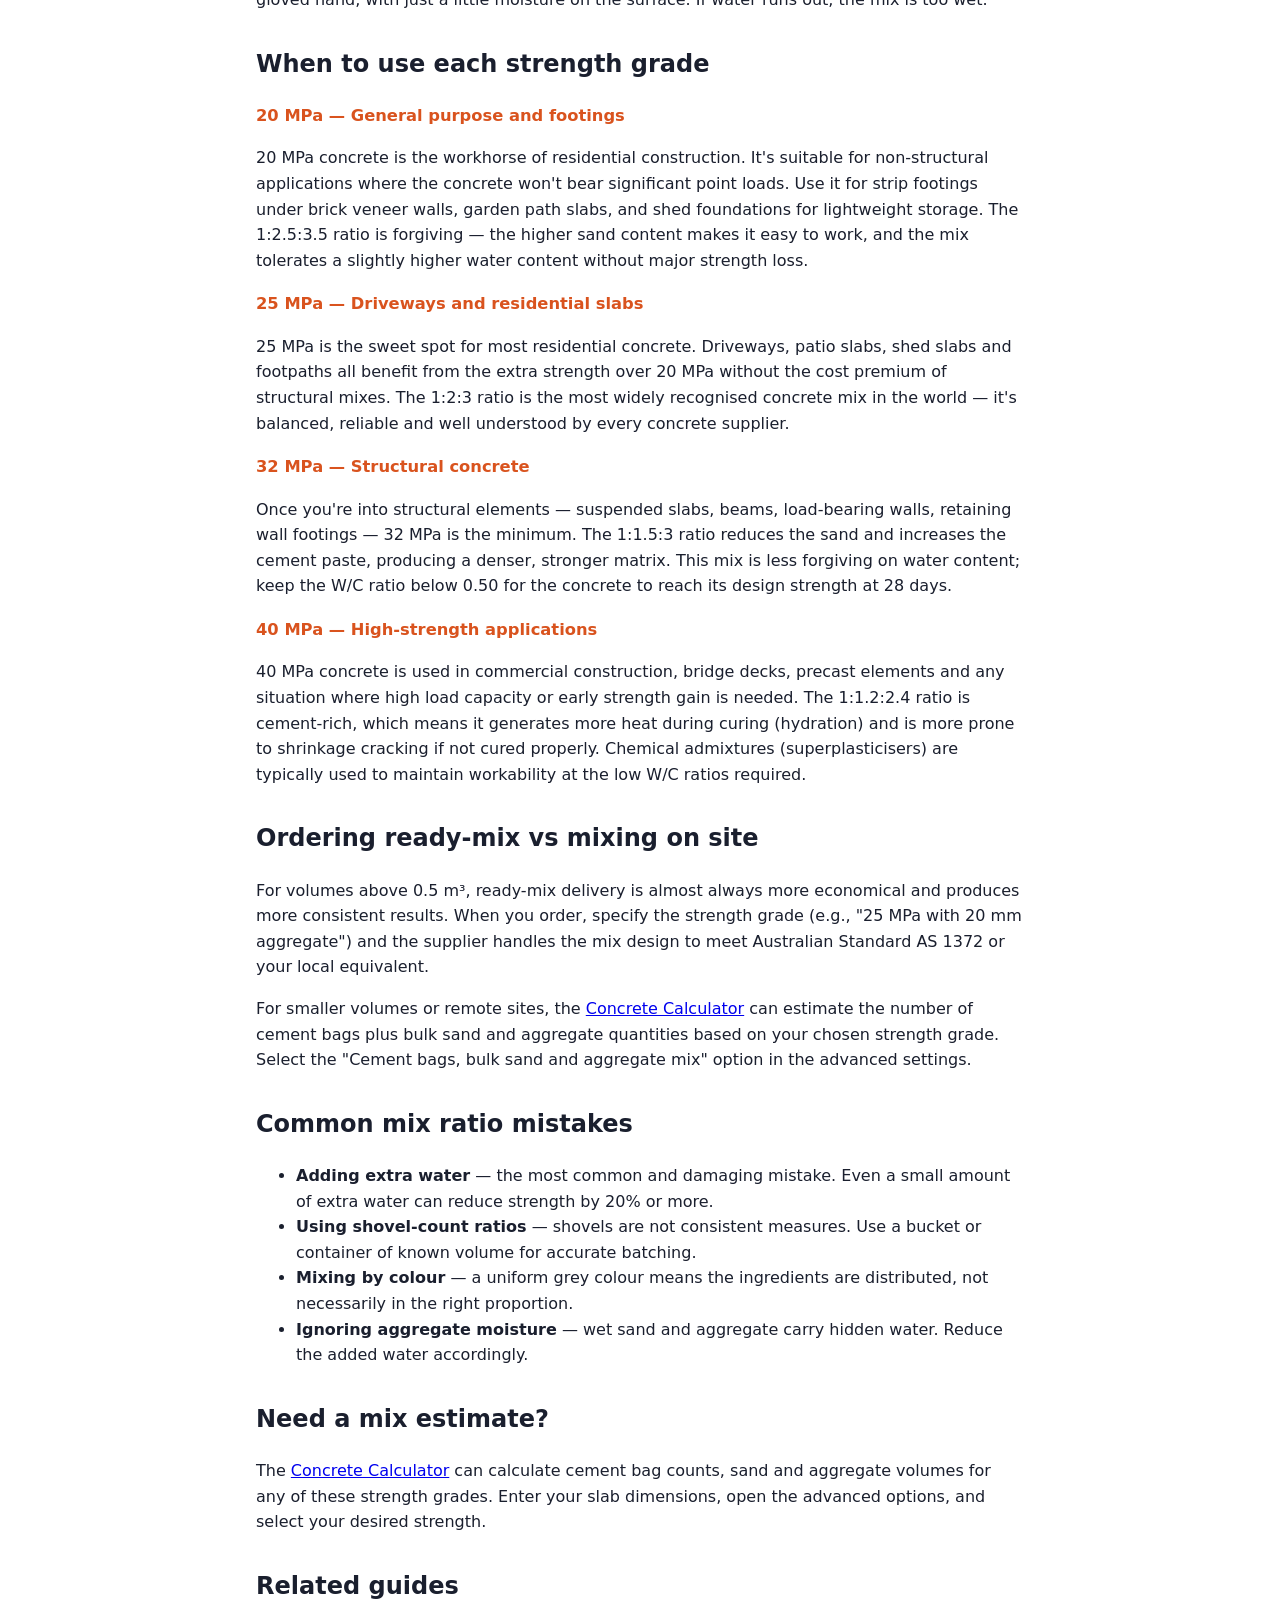
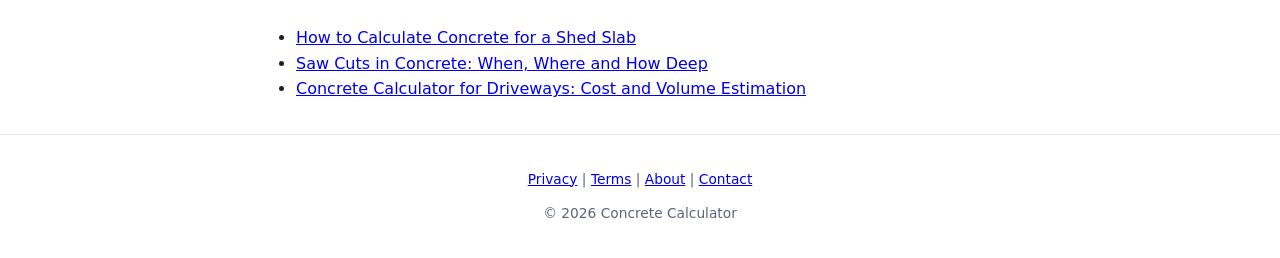
<file: guides/concrete-mix-ratios/index.html>
<!DOCTYPE html>
<html lang="en">
<head>
<meta charset="utf-8">
<title>Concrete Mix Ratios Explained: Choosing the Right Strength – Concrete Calculator</title>
<meta name="viewport" content="width=device-width, initial-scale=1">
<meta name="description" content="Understand concrete mix ratios for 20, 25, 32 and 40 MPa concrete. Learn cement:sand:aggregate proportions, water-cement ratio and when to use each strength grade.">
<meta name="robots" content="index, follow">
<link rel="canonical" href="https://concrete-calcs.com/guides/concrete-mix-ratios/">
<link rel="stylesheet" href="/style.css">
<link rel="stylesheet" href="/nav.css">
<link rel="stylesheet" href="/policy.css">
<script type="application/ld+json">
{
  "@context": "https://schema.org",
  "@type": "Article",
  "headline": "Concrete Mix Ratios Explained: Choosing the Right Strength",
  "description": "Understand concrete mix ratios for 20, 25, 32 and 40 MPa concrete.",
  "url": "https://concrete-calcs.com/guides/concrete-mix-ratios/",
  "author": { "@type": "Organization", "name": "Concrete Calculator" },
  "publisher": { "@type": "Organization", "name": "Concrete Calculator" },
  "datePublished": "2026-06-25",
  "dateModified": "2026-06-25"
}
</script>
</head>
<body>
<header class="ribbon">
  <div class="ribbon-inner">
    <button class="hamburger" aria-label="Open menu">
      <svg class="icon-open" viewBox="0 0 24 24"><line x1="3" y1="6" x2="21" y2="6"/><line x1="3" y1="12" x2="21" y2="12"/><line x1="3" y1="18" x2="21" y2="18"/></svg>
      <svg class="icon-close" viewBox="0 0 24 24"><line x1="18" y1="6" x2="6" y2="18"/><line x1="6" y1="6" x2="18" y2="18"/></svg>
    </button>
    <div class="brand"><a href="/" style="text-decoration:none;color:inherit">🏗️ Concrete Calculator</a></div>
    <nav>
      <a href="/">Home</a>
    </nav>
    <div class="ribbon-search">
      <button class="ribbon-search-btn" aria-label="Search"><svg viewBox="0 0 24 24"><circle cx="11" cy="11" r="8"/><line x1="21" y1="21" x2="16.65" y2="16.65"/></svg></button>
      <input type="text" placeholder="Search…" autocomplete="off">
    </div>
  </div>
</header>
<main class="policy-content">
<h1>Concrete Mix Ratios Explained: Choosing the Right Strength</h1>
<p>Concrete is not a single material — it's a carefully balanced recipe of cement, sand, aggregate and water. The ratio of these ingredients determines the strength, durability and workability of the finished product. Choose the wrong ratio and you could end up with a slab that cracks under load or a footing that crumbles after a few winters. This guide explains the most common mix ratios, what they're used for, and how to get them right.</p>

<svg viewBox="0 0 400 260" width="100%" style="max-width:520px;margin:18px auto;display:block" role="img" aria-label="Bar chart comparing cement, sand and aggregate proportions for 20, 25, 32 and 40 MPa concrete">
  <!-- Axes -->
  <line x1="50" y1="20" x2="50" y2="210" stroke="#5b647a" stroke-width="1.5"/>
  <line x1="50" y1="210" x2="380" y2="210" stroke="#5b647a" stroke-width="1.5"/>
  <text x="20" y="115" text-anchor="middle" font-size="11" fill="#5b647a" transform="rotate(-90,20,115)">Parts by volume</text>
  <!-- Y-axis labels -->
  <text x="44" y="213" text-anchor="end" font-size="9" fill="#5b647a">0</text>
  <text x="44" y="173" text-anchor="end" font-size="9" fill="#5b647a">1</text>
  <text x="44" y="133" text-anchor="end" font-size="9" fill="#5b647a">2</text>
  <text x="44" y="93" text-anchor="end" font-size="9" fill="#5b647a">3</text>
  <text x="44" y="53" text-anchor="end" font-size="9" fill="#5b647a">4</text>
  <!-- 20 MPa group -->
  <rect x="65" y="170" width="18" height="40" fill="#d9531e"/>
  <text x="74" y="165" text-anchor="middle" font-size="9" fill="#d9531e">1</text>
  <rect x="85" y="90" width="18" height="120" fill="#e8a87c"/>
  <text x="94" y="85" text-anchor="middle" font-size="9" fill="#5b647a">2.5</text>
  <rect x="105" y="50" width="18" height="160" fill="#c9d5e0"/>
  <text x="114" y="45" text-anchor="middle" font-size="9" fill="#5b647a">3.5</text>
  <text x="94" y="226" text-anchor="middle" font-size="10" fill="#5b647a" font-weight="bold">20 MPa</text>
  <!-- 25 MPa group -->
  <rect x="150" y="170" width="18" height="40" fill="#d9531e"/>
  <text x="159" y="165" text-anchor="middle" font-size="9" fill="#d9531e">1</text>
  <rect x="170" y="130" width="18" height="80" fill="#e8a87c"/>
  <text x="179" y="125" text-anchor="middle" font-size="9" fill="#5b647a">2</text>
  <rect x="190" y="90" width="18" height="120" fill="#c9d5e0"/>
  <text x="199" y="85" text-anchor="middle" font-size="9" fill="#5b647a">3</text>
  <text x="179" y="226" text-anchor="middle" font-size="10" fill="#5b647a" font-weight="bold">25 MPa</text>
  <!-- 32 MPa group -->
  <rect x="235" y="170" width="18" height="40" fill="#d9531e"/>
  <text x="244" y="165" text-anchor="middle" font-size="9" fill="#d9531e">1</text>
  <rect x="255" y="110" width="18" height="100" fill="#e8a87c"/>
  <text x="264" y="105" text-anchor="middle" font-size="9" fill="#5b647a">1.5</text>
  <rect x="275" y="90" width="18" height="120" fill="#c9d5e0"/>
  <text x="284" y="85" text-anchor="middle" font-size="9" fill="#5b647a">3</text>
  <text x="264" y="226" text-anchor="middle" font-size="10" fill="#5b647a" font-weight="bold">32 MPa</text>
  <!-- 40 MPa group -->
  <rect x="320" y="170" width="18" height="40" fill="#d9531e"/>
  <text x="329" y="165" text-anchor="middle" font-size="9" fill="#d9531e">1</text>
  <rect x="340" y="122" width="18" height="88" fill="#e8a87c"/>
  <text x="349" y="117" text-anchor="middle" font-size="9" fill="#5b647a">1.2</text>
  <rect x="360" y="74" width="18" height="136" fill="#c9d5e0"/>
  <text x="369" y="69" text-anchor="middle" font-size="9" fill="#5b647a">2.4</text>
  <text x="349" y="226" text-anchor="middle" font-size="10" fill="#5b647a" font-weight="bold">40 MPa</text>
  <!-- Legend -->
  <rect x="120" y="245" width="10" height="10" fill="#d9531e"/>
  <text x="135" y="254" font-size="9" fill="#5b647a">Cement</text>
  <rect x="190" y="245" width="10" height="10" fill="#e8a87c"/>
  <text x="205" y="254" font-size="9" fill="#5b647a">Sand</text>
  <rect x="250" y="245" width="10" height="10" fill="#c9d5e0"/>
  <text x="265" y="254" font-size="9" fill="#5b647a">Aggregate</text>
</svg>

<h2>What is a concrete mix ratio?</h2>
<p>A mix ratio expresses the proportion of cement, sand (fine aggregate) and coarse aggregate (gravel or crushed stone) by volume. For example, a ratio of 1:2:3 means one part cement, two parts sand and three parts coarse aggregate. These ratios are the foundation of concrete strength design — but they're only the starting point. The water-cement ratio, aggregate grading and curing conditions all influence the final strength.</p>

<h2>Common mix ratios by strength grade</h2>
<table class="ref">
<thead><tr><th>Strength</th><th>Ratio (C:S:A)</th><th>Typical use</th><th>W/C ratio</th></tr></thead>
<tbody>
<tr><td>20&nbsp;MPa</td><td>1 : 2.5 : 3.5</td><td>Footings, non-structural slabs, garden paths</td><td>0.55–0.60</td></tr>
<tr><td>25&nbsp;MPa</td><td>1 : 2 : 3</td><td>Driveways, shed slabs, patio slabs</td><td>0.50–0.55</td></tr>
<tr><td>32&nbsp;MPa</td><td>1 : 1.5 : 3</td><td>Structural slabs, beams, suspended floors</td><td>0.45–0.50</td></tr>
<tr><td>40&nbsp;MPa</td><td>1 : 1.2 : 2.4</td><td>High-strength columns, bridge decks, heavy industrial</td><td>0.40–0.45</td></tr>
</tbody>
</table>

<h2>The water-cement ratio: the hidden variable</h2>
<p>The mix ratio tells you the dry ingredient proportions, but water is the variable that most often determines whether your concrete hits its target strength. The water-cement (W/C) ratio is the weight of water divided by the weight of cement.</p>
<p>A lower W/C ratio produces stronger, more durable concrete — but the mix becomes stiffer and harder to work. A higher W/C ratio makes the concrete flow more easily but significantly reduces strength. The general rules are:</p>
<ul>
<li><strong>0.40–0.45</strong> — High-strength concrete (32–40&nbsp;MPa). Stiff mix; may need a vibrator.</li>
<li><strong>0.45–0.50</strong> — Structural concrete (25–32&nbsp;MPa). Good balance of strength and workability.</li>
<li><strong>0.50–0.60</strong> — General-purpose concrete (20–25&nbsp;MPa). Easy to place and finish.</li>
<li><strong>Above 0.60</strong> — Too wet. Strength drops sharply; risk of shrinkage cracking and dusting.</li>
</ul>
<p>A practical way to check: properly mixed concrete should hold its shape when squeezed in a gloved hand, with just a little moisture on the surface. If water runs out, the mix is too wet.</p>

<h2>When to use each strength grade</h2>

<h3>20 MPa — General purpose and footings</h3>
<p>20&nbsp;MPa concrete is the workhorse of residential construction. It's suitable for non-structural applications where the concrete won't bear significant point loads. Use it for strip footings under brick veneer walls, garden path slabs, and shed foundations for lightweight storage. The 1:2.5:3.5 ratio is forgiving — the higher sand content makes it easy to work, and the mix tolerates a slightly higher water content without major strength loss.</p>

<h3>25 MPa — Driveways and residential slabs</h3>
<p>25&nbsp;MPa is the sweet spot for most residential concrete. Driveways, patio slabs, shed slabs and footpaths all benefit from the extra strength over 20&nbsp;MPa without the cost premium of structural mixes. The 1:2:3 ratio is the most widely recognised concrete mix in the world — it's balanced, reliable and well understood by every concrete supplier.</p>

<h3>32 MPa — Structural concrete</h3>
<p>Once you're into structural elements — suspended slabs, beams, load-bearing walls, retaining wall footings — 32&nbsp;MPa is the minimum. The 1:1.5:3 ratio reduces the sand and increases the cement paste, producing a denser, stronger matrix. This mix is less forgiving on water content; keep the W/C ratio below 0.50 for the concrete to reach its design strength at 28 days.</p>

<h3>40 MPa — High-strength applications</h3>
<p>40&nbsp;MPa concrete is used in commercial construction, bridge decks, precast elements and any situation where high load capacity or early strength gain is needed. The 1:1.2:2.4 ratio is cement-rich, which means it generates more heat during curing (hydration) and is more prone to shrinkage cracking if not cured properly. Chemical admixtures (superplasticisers) are typically used to maintain workability at the low W/C ratios required.</p>

<h2>Ordering ready-mix vs mixing on site</h2>
<p>For volumes above 0.5&nbsp;m³, ready-mix delivery is almost always more economical and produces more consistent results. When you order, specify the strength grade (e.g., "25&nbsp;MPa with 20&nbsp;mm aggregate") and the supplier handles the mix design to meet Australian Standard AS&nbsp;1372 or your local equivalent.</p>
<p>For smaller volumes or remote sites, the <a href="/">Concrete Calculator</a> can estimate the number of cement bags plus bulk sand and aggregate quantities based on your chosen strength grade. Select the "Cement bags, bulk sand and aggregate mix" option in the advanced settings.</p>

<h2>Common mix ratio mistakes</h2>
<ul>
<li><strong>Adding extra water</strong> — the most common and damaging mistake. Even a small amount of extra water can reduce strength by 20% or more.</li>
<li><strong>Using shovel-count ratios</strong> — shovels are not consistent measures. Use a bucket or container of known volume for accurate batching.</li>
<li><strong>Mixing by colour</strong> — a uniform grey colour means the ingredients are distributed, not necessarily in the right proportion.</li>
<li><strong>Ignoring aggregate moisture</strong> — wet sand and aggregate carry hidden water. Reduce the added water accordingly.</li>
</ul>

<h2>Need a mix estimate?</h2>
<p>The <a href="/">Concrete Calculator</a> can calculate cement bag counts, sand and aggregate volumes for any of these strength grades. Enter your slab dimensions, open the advanced options, and select your desired strength.</p>

<h2>Related guides</h2>
<ul>
<li><a href="/guides/shed-slab-calculator/">How to Calculate Concrete for a Shed Slab</a></li>
<li><a href="/guides/saw-cuts-in-concrete/">Saw Cuts in Concrete: When, Where and How Deep</a></li>
<li><a href="/guides/driveway-concrete-calculator/">Concrete Calculator for Driveways: Cost and Volume Estimation</a></li>
</ul>
</main>
<footer class="site-footer">
  <p><a href="/privacy/">Privacy</a> | <a href="/terms/">Terms</a> | <a href="/about/">About</a> | <a href="/contact/">Contact</a></p>
  <p>&copy; 2026 Concrete Calculator</p>
</footer>
<script src="/nav.js" defer></script>
</body>
</html>
</file>
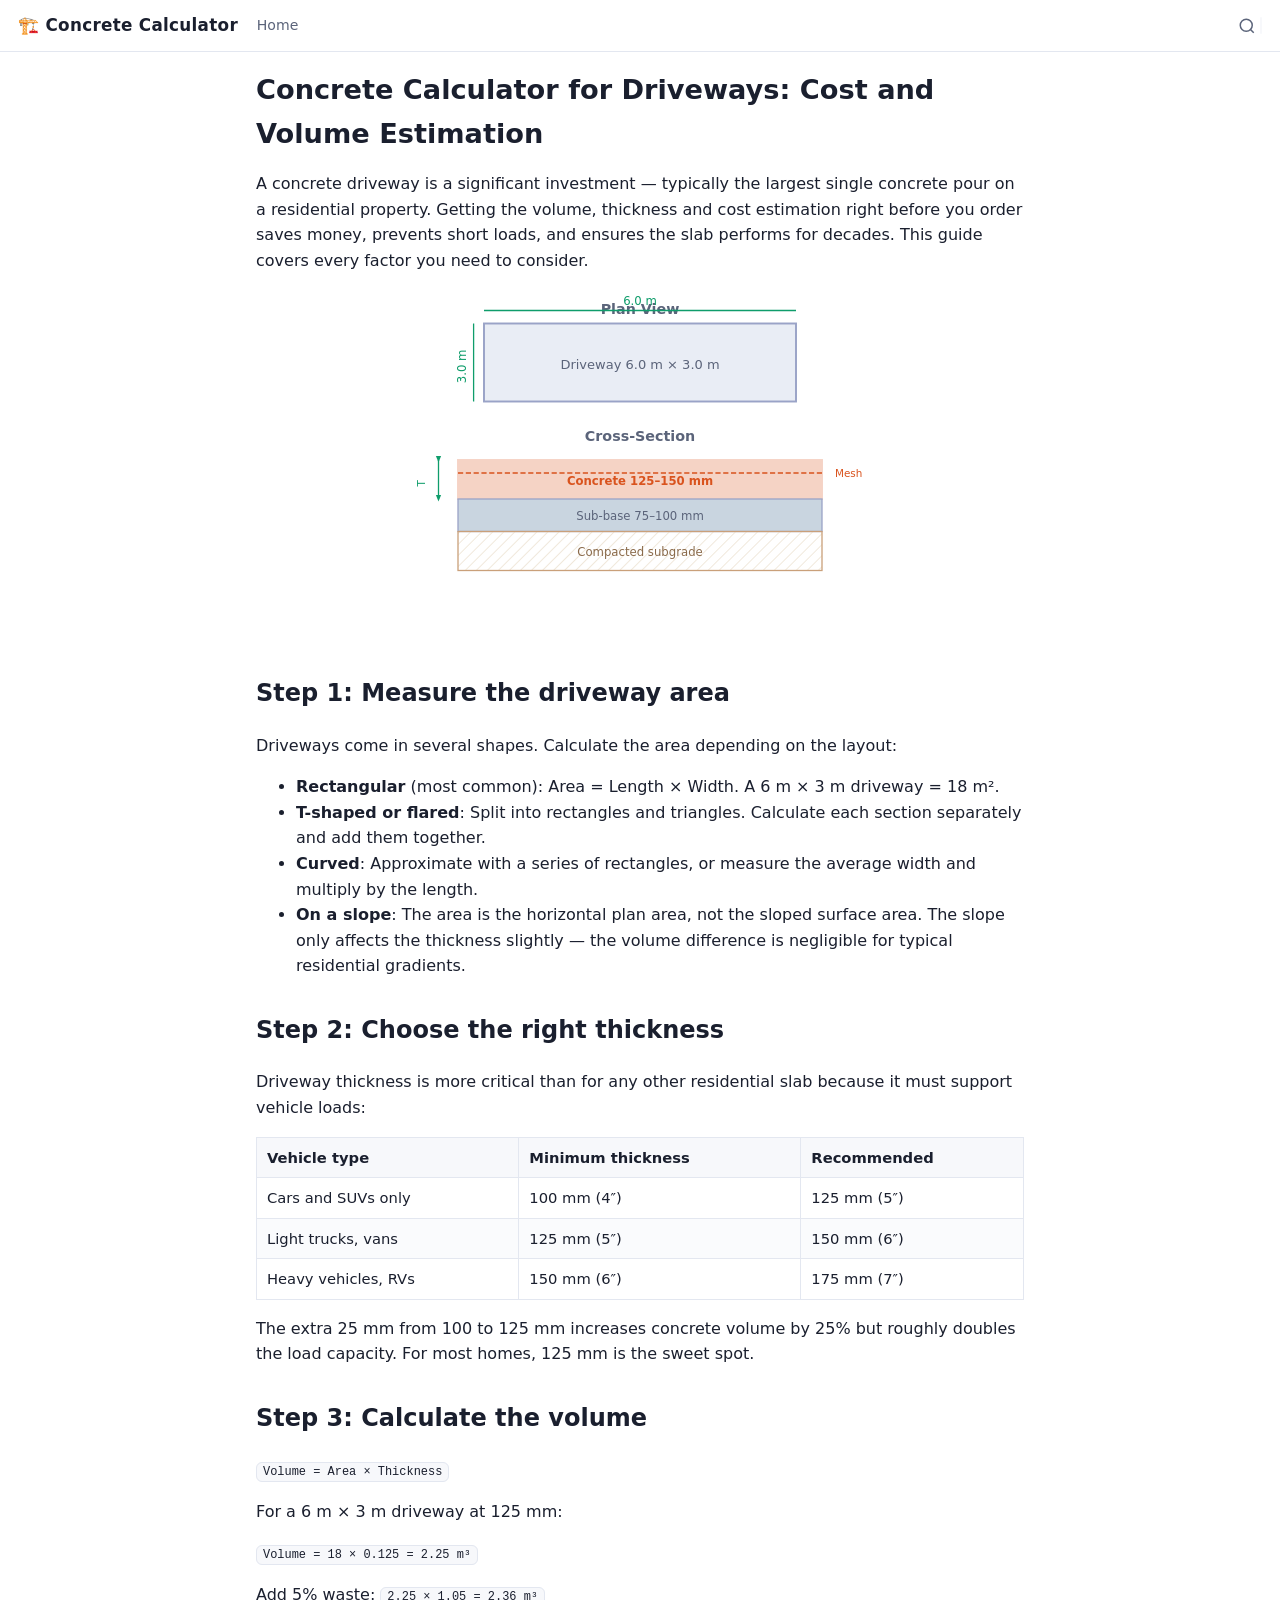
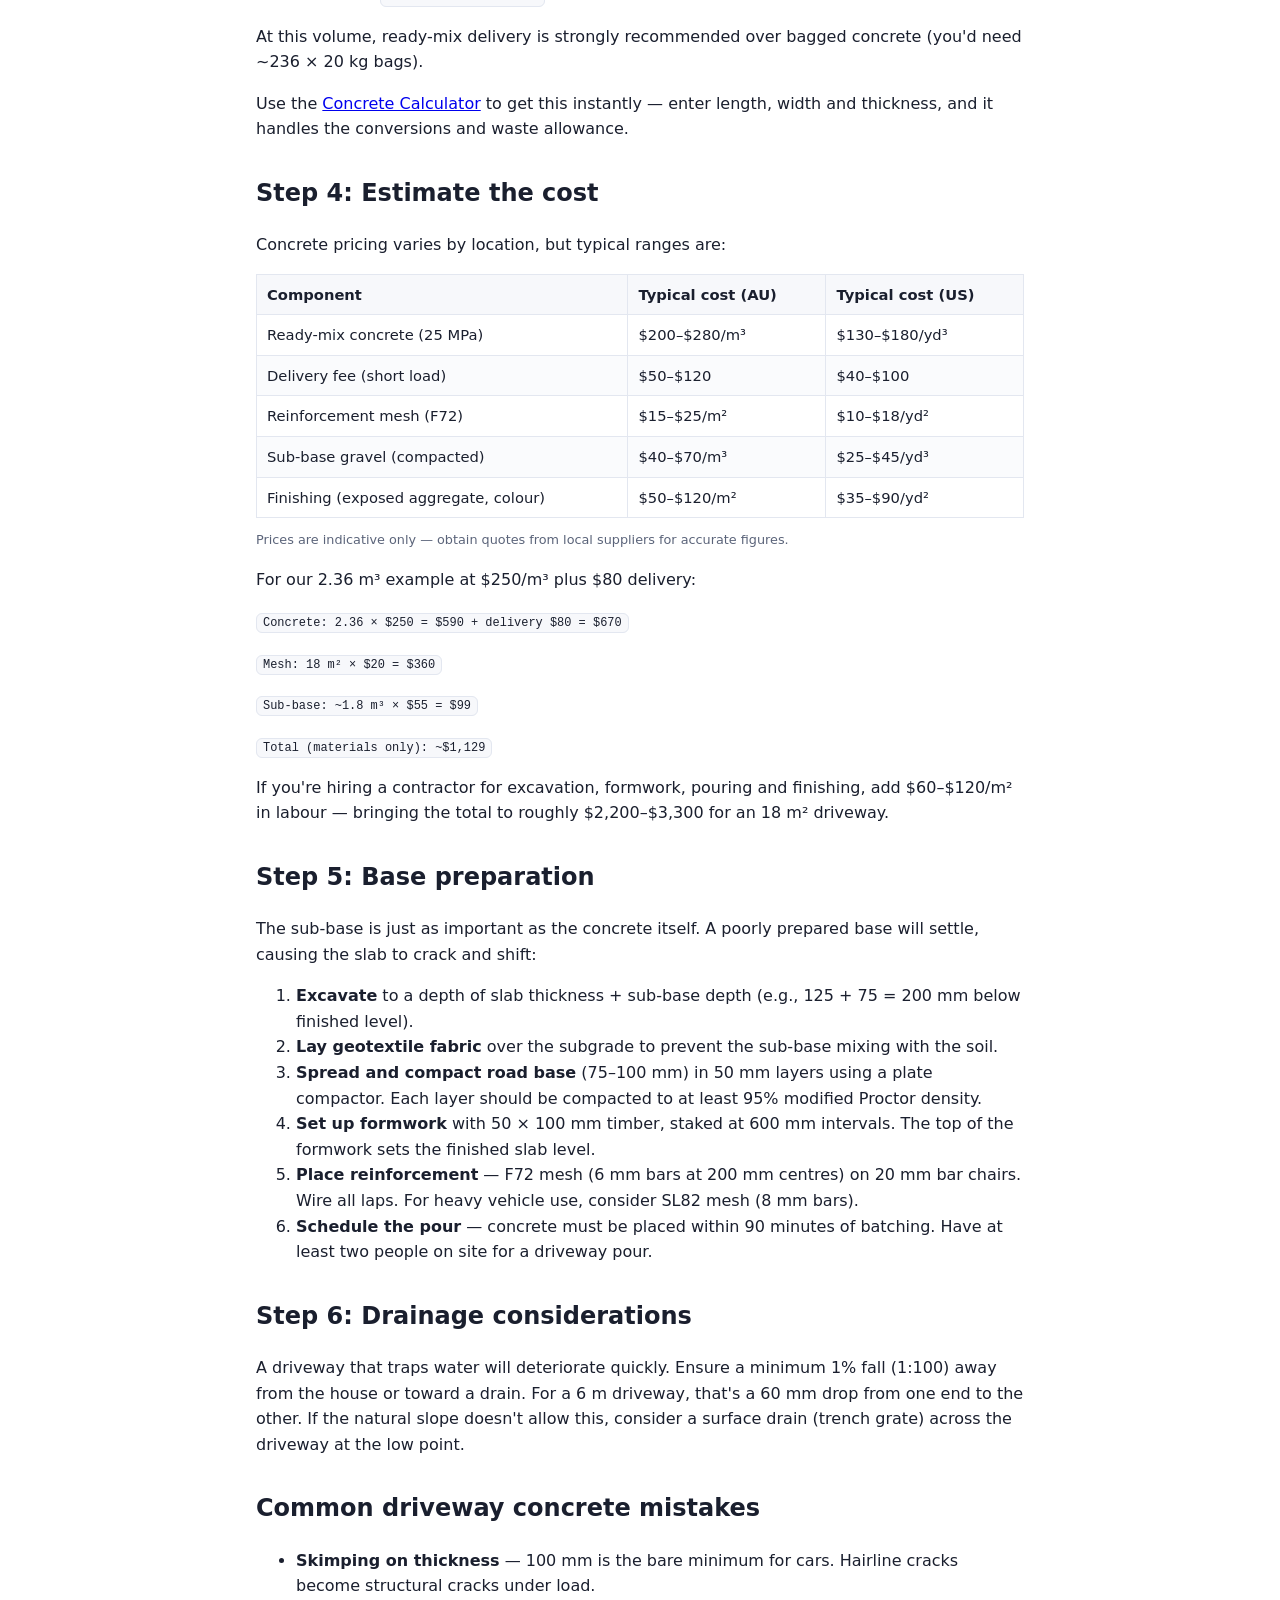
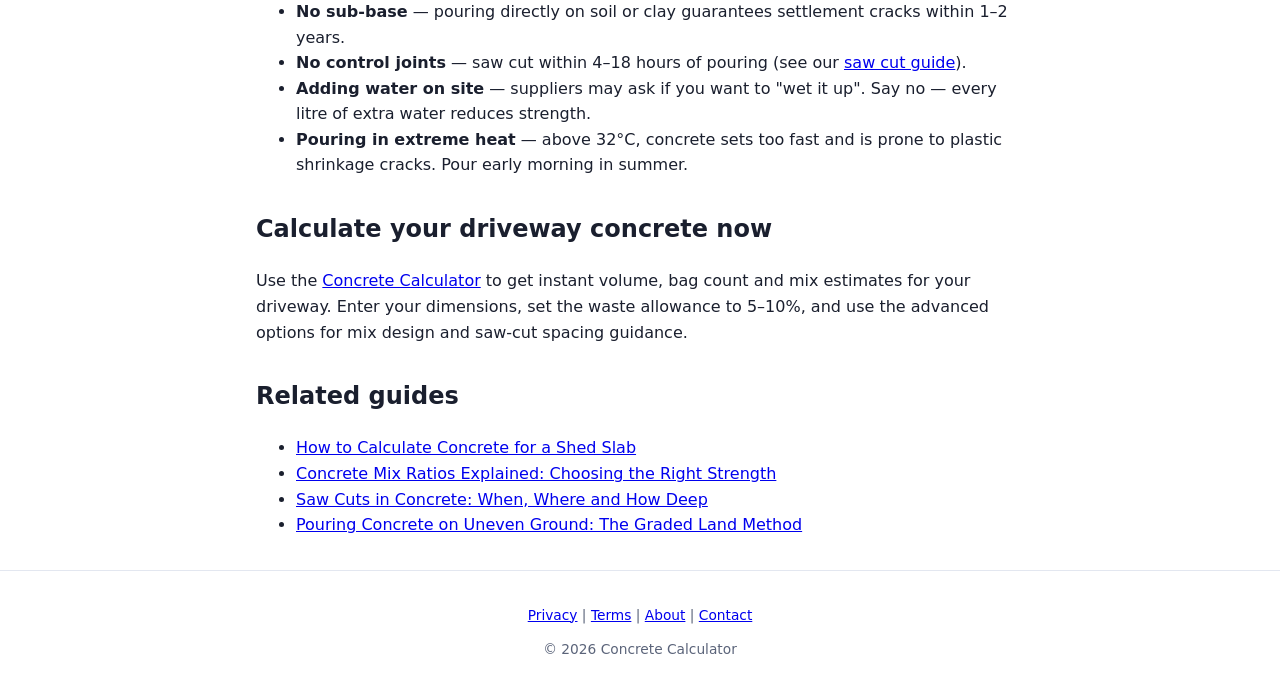
<file: guides/driveway-concrete-calculator/index.html>
<!DOCTYPE html>
<html lang="en">
<head>
<meta charset="utf-8">
<title>Concrete Calculator for Driveways: Cost and Volume Estimation – Concrete Calculator</title>
<meta name="viewport" content="width=device-width, initial-scale=1">
<meta name="description" content="Complete guide to calculating concrete volume and cost for a driveway — thickness, area, base preparation, reinforcement, pricing and pour planning.">
<meta name="robots" content="index, follow">
<link rel="canonical" href="https://concrete-calcs.com/guides/driveway-concrete-calculator/">
<link rel="stylesheet" href="/style.css">
<link rel="stylesheet" href="/nav.css">
<link rel="stylesheet" href="/policy.css">
<script type="application/ld+json">
{
  "@context": "https://schema.org",
  "@type": "Article",
  "headline": "Concrete Calculator for Driveways: Cost and Volume Estimation",
  "description": "Complete guide to calculating concrete volume and cost for a driveway.",
  "url": "https://concrete-calcs.com/guides/driveway-concrete-calculator/",
  "author": { "@type": "Organization", "name": "Concrete Calculator" },
  "publisher": { "@type": "Organization", "name": "Concrete Calculator" },
  "datePublished": "2026-06-25",
  "dateModified": "2026-06-25"
}
</script>
</head>
<body>
<header class="ribbon">
  <div class="ribbon-inner">
    <button class="hamburger" aria-label="Open menu">
      <svg class="icon-open" viewBox="0 0 24 24"><line x1="3" y1="6" x2="21" y2="6"/><line x1="3" y1="12" x2="21" y2="12"/><line x1="3" y1="18" x2="21" y2="18"/></svg>
      <svg class="icon-close" viewBox="0 0 24 24"><line x1="18" y1="6" x2="6" y2="18"/><line x1="6" y1="6" x2="18" y2="18"/></svg>
    </button>
    <div class="brand"><a href="/" style="text-decoration:none;color:inherit">🏗️ Concrete Calculator</a></div>
    <nav>
      <a href="/">Home</a>
    </nav>
    <div class="ribbon-search">
      <button class="ribbon-search-btn" aria-label="Search"><svg viewBox="0 0 24 24"><circle cx="11" cy="11" r="8"/><line x1="21" y1="21" x2="16.65" y2="16.65"/></svg></button>
      <input type="text" placeholder="Search…" autocomplete="off">
    </div>
  </div>
</header>
<main class="policy-content">
<h1>Concrete Calculator for Driveways: Cost and Volume Estimation</h1>
<p>A concrete driveway is a significant investment — typically the largest single concrete pour on a residential property. Getting the volume, thickness and cost estimation right before you order saves money, prevents short loads, and ensures the slab performs for decades. This guide covers every factor you need to consider.</p>

<svg viewBox="0 0 400 270" width="100%" style="max-width:520px;margin:18px auto;display:block" role="img" aria-label="Driveway plan view and cross-section showing layers">
  <!-- Plan view (top) -->
  <text x="200" y="18" text-anchor="middle" font-size="11" fill="#5b647a" font-weight="bold">Plan View</text>
  <rect x="80" y="25" width="240" height="60" fill="#e9edf5" stroke="#9aa3c7" stroke-width="1.5"/>
  <text x="200" y="60" text-anchor="middle" font-size="10" fill="#5b647a">Driveway 6.0 m × 3.0 m</text>
  <line x1="80" y1="15" x2="320" y2="15" stroke="#0f9d6b" stroke-width="1"/>
  <text x="200" y="11" text-anchor="middle" font-size="9" fill="#0f9d6b">6.0 m</text>
  <line x1="72" y1="25" x2="72" y2="85" stroke="#0f9d6b" stroke-width="1"/>
  <text x="66" y="58" text-anchor="middle" font-size="9" fill="#0f9d6b" transform="rotate(-90,66,58)">3.0 m</text>
  <!-- Cross-section (bottom) -->
  <text x="200" y="115" text-anchor="middle" font-size="11" fill="#5b647a" font-weight="bold">Cross-Section</text>
  <!-- Concrete slab -->
  <rect x="60" y="130" width="280" height="30" fill="#d9531e" opacity="0.25" stroke="#d9531e" stroke-width="1.5"/>
  <text x="200" y="149" text-anchor="middle" font-size="9" fill="#d9531e" font-weight="bold">Concrete 125–150 mm</text>
  <!-- Sub-base -->
  <rect x="60" y="160" width="280" height="25" fill="#c9d5e0" stroke="#9aa3c7" stroke-width="1"/>
  <text x="200" y="176" text-anchor="middle" font-size="9" fill="#5b647a">Sub-base 75–100 mm</text>
  <!-- Subgrade -->
  <pattern id="hatch2" patternUnits="userSpaceOnUse" width="6" height="6" patternTransform="rotate(45)">
    <line x1="0" y1="0" x2="0" y2="6" stroke="#e8dcc8" stroke-width="1"/>
  </pattern>
  <rect x="60" y="185" width="280" height="30" fill="url(#hatch2)" stroke="#caa07a" stroke-width="1"/>
  <text x="200" y="204" text-anchor="middle" font-size="9" fill="#8a6a4a">Compacted subgrade</text>
  <!-- Reinforcement indicator -->
  <line x1="60" y1="140" x2="340" y2="140" stroke="#d9531e" stroke-width="1" stroke-dasharray="4,2"/>
  <text x="350" y="143" font-size="8" fill="#d9531e">Mesh</text>
  <!-- Dimension -->
  <line x1="45" y1="130" x2="45" y2="160" stroke="#0f9d6b" stroke-width="1" marker-end="url(#arrow2)" marker-start="url(#arrow2)"/>
  <text x="35" y="148" text-anchor="middle" font-size="8" fill="#0f9d6b" transform="rotate(-90,35,148)">T</text>
  <defs>
    <marker id="arrow2" markerWidth="6" markerHeight="6" refX="3" refY="3" orient="auto">
      <path d="M0,1 L5,3 L0,5 Z" fill="#0f9d6b"/>
    </marker>
  </defs>
</svg>

<h2>Step 1: Measure the driveway area</h2>
<p>Driveways come in several shapes. Calculate the area depending on the layout:</p>
<ul>
<li><strong>Rectangular</strong> (most common): Area = Length × Width. A 6&nbsp;m × 3&nbsp;m driveway = 18&nbsp;m².</li>
<li><strong>T-shaped or flared</strong>: Split into rectangles and triangles. Calculate each section separately and add them together.</li>
<li><strong>Curved</strong>: Approximate with a series of rectangles, or measure the average width and multiply by the length.</li>
<li><strong>On a slope</strong>: The area is the horizontal plan area, not the sloped surface area. The slope only affects the thickness slightly — the volume difference is negligible for typical residential gradients.</li>
</ul>

<h2>Step 2: Choose the right thickness</h2>
<p>Driveway thickness is more critical than for any other residential slab because it must support vehicle loads:</p>
<table class="ref">
<thead><tr><th>Vehicle type</th><th>Minimum thickness</th><th>Recommended</th></tr></thead>
<tbody>
<tr><td>Cars and SUVs only</td><td>100&nbsp;mm (4″)</td><td>125&nbsp;mm (5″)</td></tr>
<tr><td>Light trucks, vans</td><td>125&nbsp;mm (5″)</td><td>150&nbsp;mm (6″)</td></tr>
<tr><td>Heavy vehicles, RVs</td><td>150&nbsp;mm (6″)</td><td>175&nbsp;mm (7″)</td></tr>
</tbody>
</table>
<p>The extra 25&nbsp;mm from 100 to 125&nbsp;mm increases concrete volume by 25% but roughly doubles the load capacity. For most homes, 125&nbsp;mm is the sweet spot.</p>

<h2>Step 3: Calculate the volume</h2>
<p><code>Volume = Area × Thickness</code></p>
<p>For a 6&nbsp;m × 3&nbsp;m driveway at 125&nbsp;mm:</p>
<p><code>Volume = 18 × 0.125 = 2.25 m³</code></p>
<p>Add 5% waste: <code>2.25 × 1.05 = 2.36 m³</code></p>
<p>At this volume, ready-mix delivery is strongly recommended over bagged concrete (you'd need ~236 × 20&nbsp;kg bags).</p>
<p>Use the <a href="/">Concrete Calculator</a> to get this instantly — enter length, width and thickness, and it handles the conversions and waste allowance.</p>

<h2>Step 4: Estimate the cost</h2>
<p>Concrete pricing varies by location, but typical ranges are:</p>
<table class="ref">
<thead><tr><th>Component</th><th>Typical cost (AU)</th><th>Typical cost (US)</th></tr></thead>
<tbody>
<tr><td>Ready-mix concrete (25&nbsp;MPa)</td><td>$200–$280/m³</td><td>$130–$180/yd³</td></tr>
<tr><td>Delivery fee (short load)</td><td>$50–$120</td><td>$40–$100</td></tr>
<tr><td>Reinforcement mesh (F72)</td><td>$15–$25/m²</td><td>$10–$18/yd²</td></tr>
<tr><td>Sub-base gravel (compacted)</td><td>$40–$70/m³</td><td>$25–$45/yd³</td></tr>
<tr><td>Finishing (exposed aggregate, colour)</td><td>$50–$120/m²</td><td>$35–$90/yd²</td></tr>
</tbody>
</table>
<p class="hint">Prices are indicative only — obtain quotes from local suppliers for accurate figures.</p>
<p>For our 2.36&nbsp;m³ example at $250/m³ plus $80 delivery:</p>
<p><code>Concrete: 2.36 × $250 = $590 + delivery $80 = $670</code></p>
<p><code>Mesh: 18 m² × $20 = $360</code></p>
<p><code>Sub-base: ~1.8 m³ × $55 = $99</code></p>
<p><code>Total (materials only): ~$1,129</code></p>
<p>If you're hiring a contractor for excavation, formwork, pouring and finishing, add $60–$120/m² in labour — bringing the total to roughly $2,200–$3,300 for an 18&nbsp;m² driveway.</p>

<h2>Step 5: Base preparation</h2>
<p>The sub-base is just as important as the concrete itself. A poorly prepared base will settle, causing the slab to crack and shift:</p>
<ol>
<li><strong>Excavate</strong> to a depth of slab thickness + sub-base depth (e.g., 125 + 75 = 200&nbsp;mm below finished level).</li>
<li><strong>Lay geotextile fabric</strong> over the subgrade to prevent the sub-base mixing with the soil.</li>
<li><strong>Spread and compact road base</strong> (75–100&nbsp;mm) in 50&nbsp;mm layers using a plate compactor. Each layer should be compacted to at least 95% modified Proctor density.</li>
<li><strong>Set up formwork</strong> with 50 × 100&nbsp;mm timber, staked at 600&nbsp;mm intervals. The top of the formwork sets the finished slab level.</li>
<li><strong>Place reinforcement</strong> — F72 mesh (6&nbsp;mm bars at 200&nbsp;mm centres) on 20&nbsp;mm bar chairs. Wire all laps. For heavy vehicle use, consider SL82 mesh (8&nbsp;mm bars).</li>
<li><strong>Schedule the pour</strong> — concrete must be placed within 90 minutes of batching. Have at least two people on site for a driveway pour.</li>
</ol>

<h2>Step 6: Drainage considerations</h2>
<p>A driveway that traps water will deteriorate quickly. Ensure a minimum 1% fall (1:100) away from the house or toward a drain. For a 6&nbsp;m driveway, that's a 60&nbsp;mm drop from one end to the other. If the natural slope doesn't allow this, consider a surface drain (trench grate) across the driveway at the low point.</p>

<h2>Common driveway concrete mistakes</h2>
<ul>
<li><strong>Skimping on thickness</strong> — 100&nbsp;mm is the bare minimum for cars. Hairline cracks become structural cracks under load.</li>
<li><strong>No sub-base</strong> — pouring directly on soil or clay guarantees settlement cracks within 1–2 years.</li>
<li><strong>No control joints</strong> — saw cut within 4–18 hours of pouring (see our <a href="/guides/saw-cuts-in-concrete/">saw cut guide</a>).</li>
<li><strong>Adding water on site</strong> — suppliers may ask if you want to "wet it up". Say no — every litre of extra water reduces strength.</li>
<li><strong>Pouring in extreme heat</strong> — above 32°C, concrete sets too fast and is prone to plastic shrinkage cracks. Pour early morning in summer.</li>
</ul>

<h2>Calculate your driveway concrete now</h2>
<p>Use the <a href="/">Concrete Calculator</a> to get instant volume, bag count and mix estimates for your driveway. Enter your dimensions, set the waste allowance to 5–10%, and use the advanced options for mix design and saw-cut spacing guidance.</p>

<h2>Related guides</h2>
<ul>
<li><a href="/guides/shed-slab-calculator/">How to Calculate Concrete for a Shed Slab</a></li>
<li><a href="/guides/concrete-mix-ratios/">Concrete Mix Ratios Explained: Choosing the Right Strength</a></li>
<li><a href="/guides/saw-cuts-in-concrete/">Saw Cuts in Concrete: When, Where and How Deep</a></li>
<li><a href="/guides/pouring-on-uneven-ground/">Pouring Concrete on Uneven Ground: The Graded Land Method</a></li>
</ul>
</main>
<footer class="site-footer">
  <p><a href="/privacy/">Privacy</a> | <a href="/terms/">Terms</a> | <a href="/about/">About</a> | <a href="/contact/">Contact</a></p>
  <p>&copy; 2026 Concrete Calculator</p>
</footer>
<script src="/nav.js" defer></script>
</body>
</html>
</file>
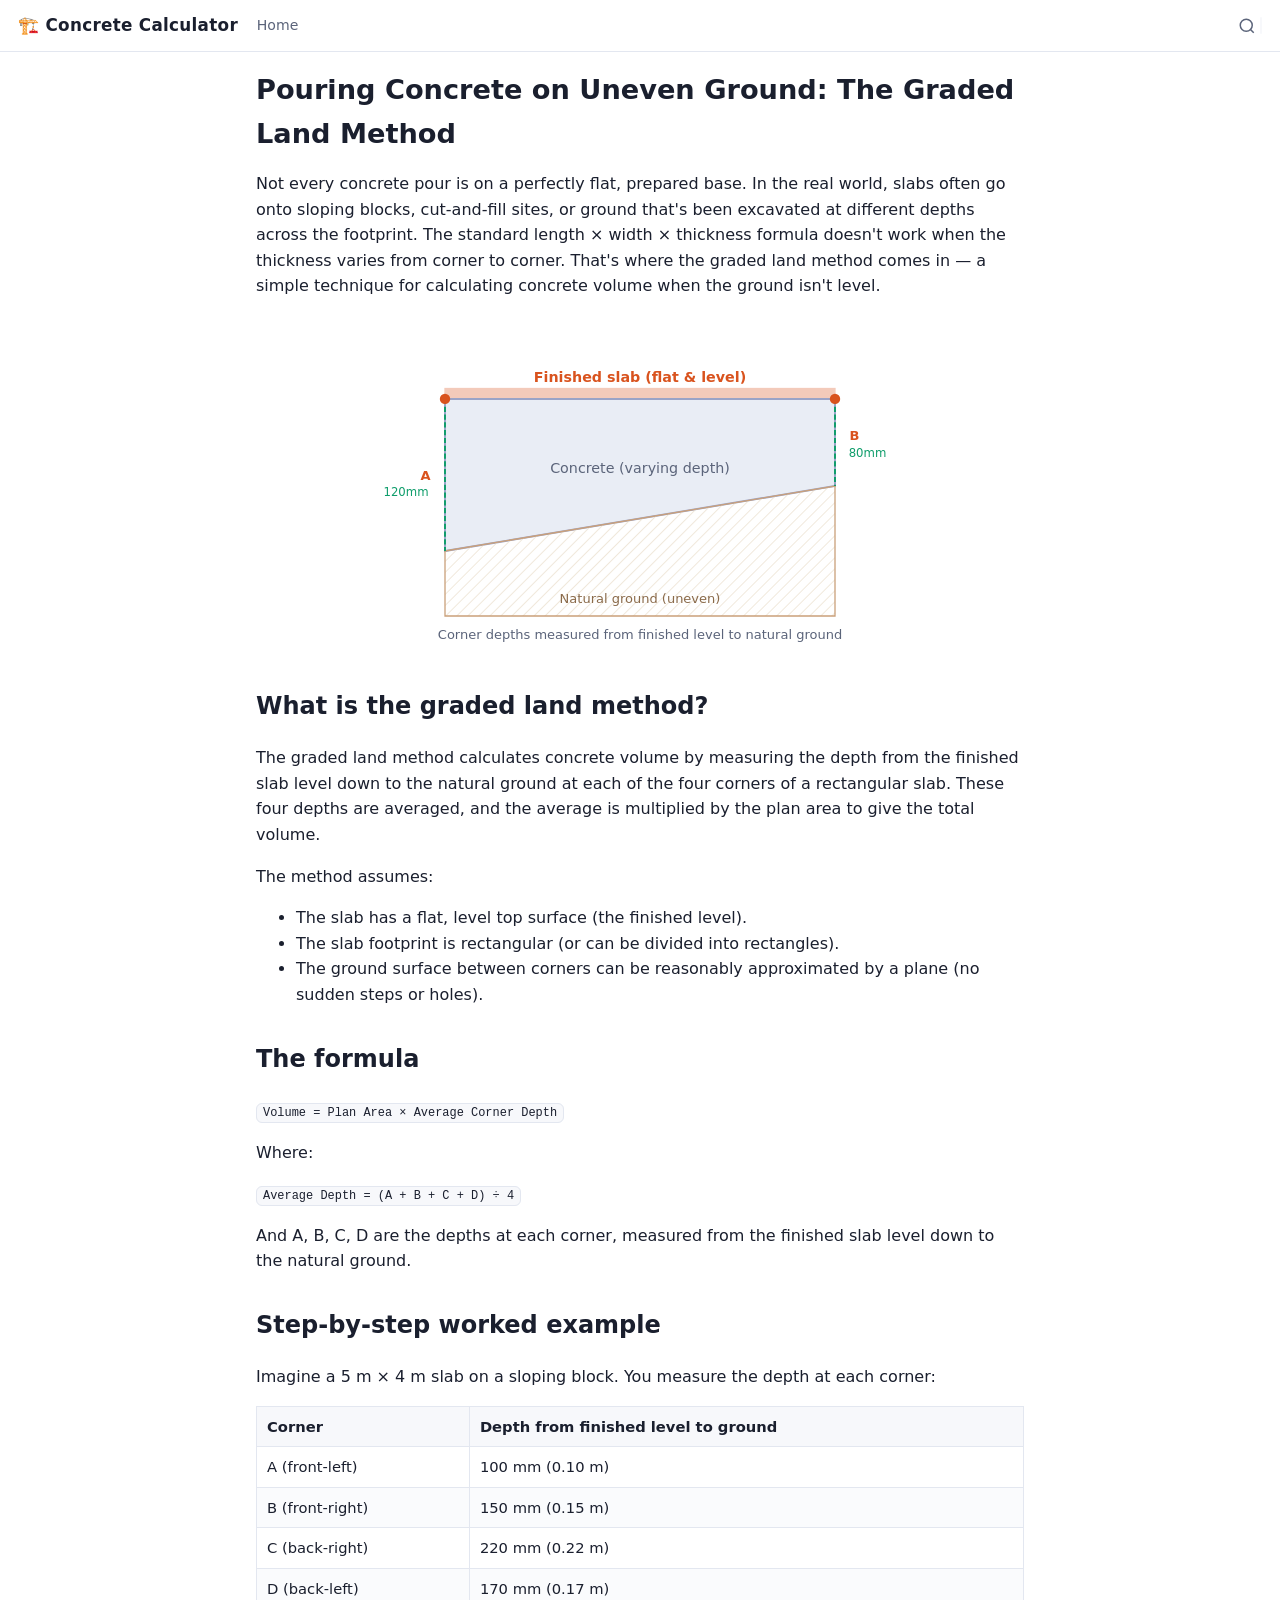
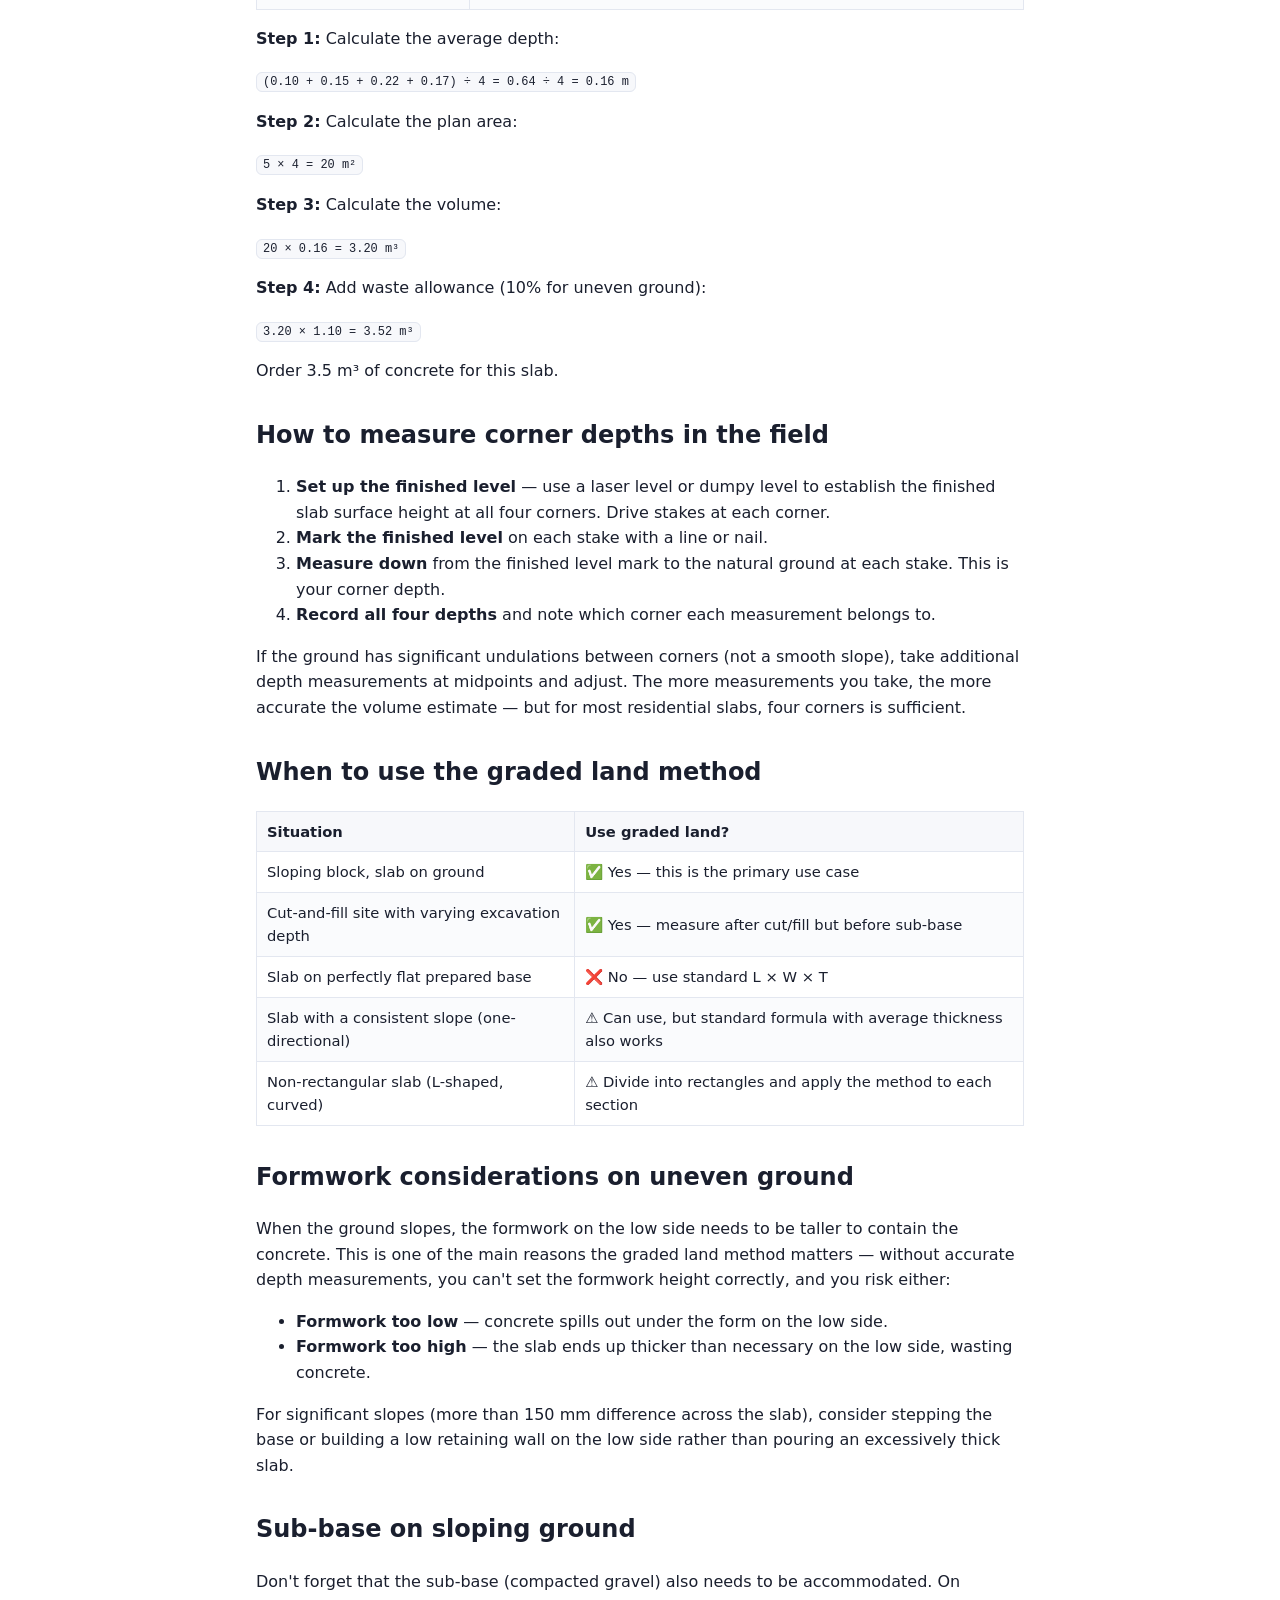
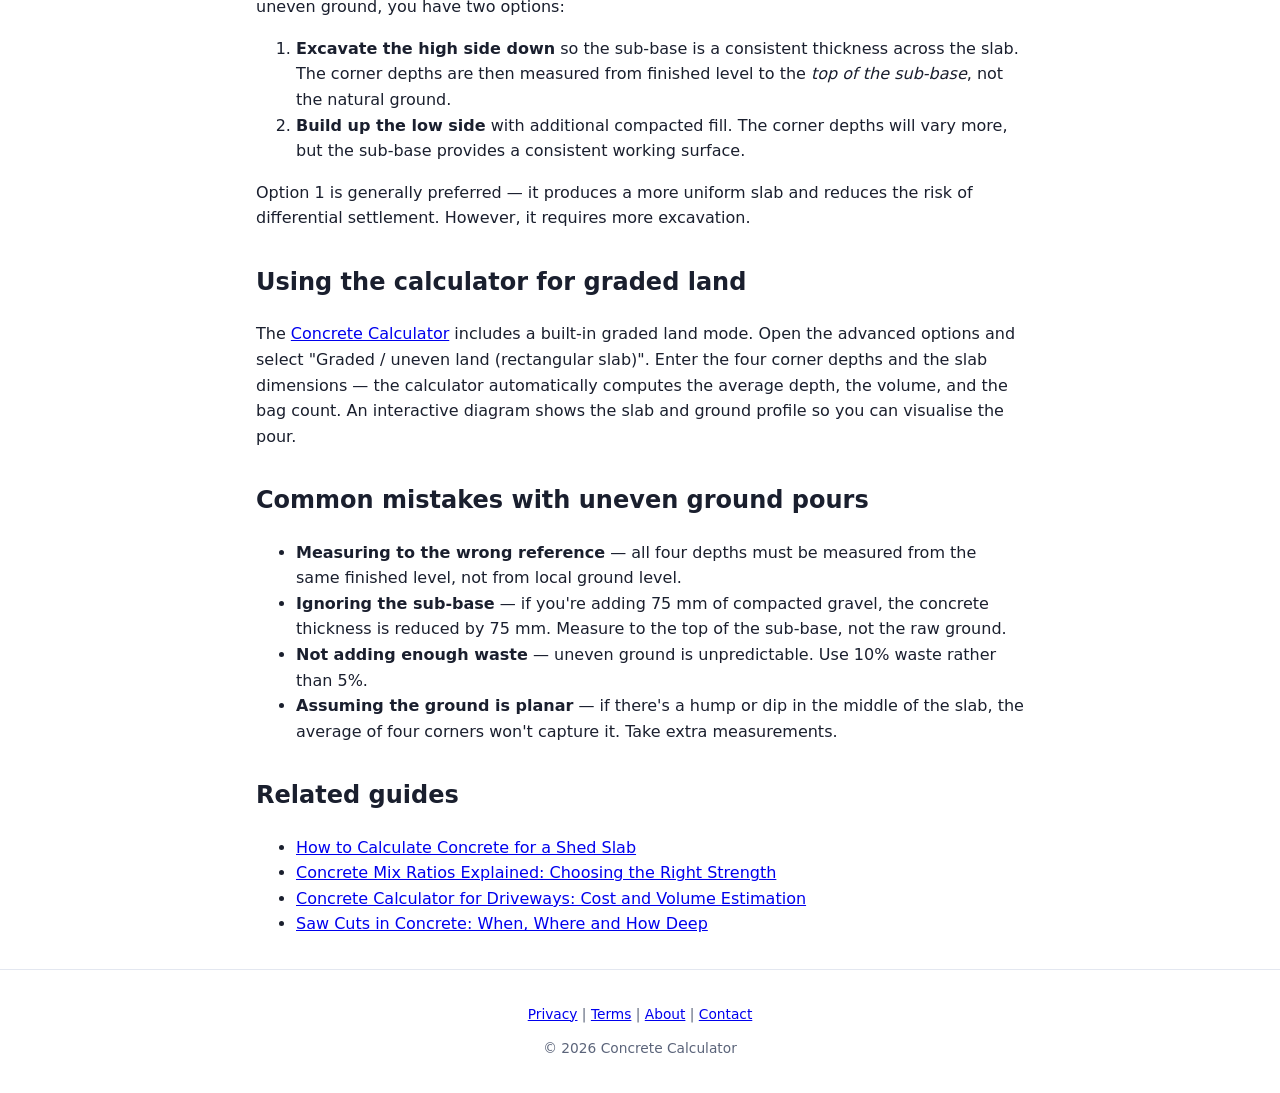
<file: guides/pouring-on-uneven-ground/index.html>
<!DOCTYPE html>
<html lang="en">
<head>
<meta charset="utf-8">
<title>Pouring Concrete on Uneven Ground: The Graded Land Method – Concrete Calculator</title>
<meta name="viewport" content="width=device-width, initial-scale=1">
<meta name="description" content="Learn how to calculate concrete volume on uneven or sloping ground using the graded land method — measuring corner depths, averaging and calculating volume accurately.">
<meta name="robots" content="index, follow">
<link rel="canonical" href="https://concrete-calcs.com/guides/pouring-on-uneven-ground/">
<link rel="stylesheet" href="/style.css">
<link rel="stylesheet" href="/nav.css">
<link rel="stylesheet" href="/policy.css">
<script type="application/ld+json">
{
  "@context": "https://schema.org",
  "@type": "Article",
  "headline": "Pouring Concrete on Uneven Ground: The Graded Land Method",
  "description": "Learn how to calculate concrete volume on uneven or sloping ground using the graded land method.",
  "url": "https://concrete-calcs.com/guides/pouring-on-uneven-ground/",
  "author": { "@type": "Organization", "name": "Concrete Calculator" },
  "publisher": { "@type": "Organization", "name": "Concrete Calculator" },
  "datePublished": "2026-06-25",
  "dateModified": "2026-06-25"
}
</script>
</head>
<body>
<header class="ribbon">
  <div class="ribbon-inner">
    <button class="hamburger" aria-label="Open menu">
      <svg class="icon-open" viewBox="0 0 24 24"><line x1="3" y1="6" x2="21" y2="6"/><line x1="3" y1="12" x2="21" y2="12"/><line x1="3" y1="18" x2="21" y2="18"/></svg>
      <svg class="icon-close" viewBox="0 0 24 24"><line x1="18" y1="6" x2="6" y2="18"/><line x1="6" y1="6" x2="18" y2="18"/></svg>
    </button>
    <div class="brand"><a href="/" style="text-decoration:none;color:inherit">🏗️ Concrete Calculator</a></div>
    <nav>
      <a href="/">Home</a>
    </nav>
    <div class="ribbon-search">
      <button class="ribbon-search-btn" aria-label="Search"><svg viewBox="0 0 24 24"><circle cx="11" cy="11" r="8"/><line x1="21" y1="21" x2="16.65" y2="16.65"/></svg></button>
      <input type="text" placeholder="Search…" autocomplete="off">
    </div>
  </div>
</header>
<main class="policy-content">
<h1>Pouring Concrete on Uneven Ground: The Graded Land Method</h1>
<p>Not every concrete pour is on a perfectly flat, prepared base. In the real world, slabs often go onto sloping blocks, cut-and-fill sites, or ground that's been excavated at different depths across the footprint. The standard length × width × thickness formula doesn't work when the thickness varies from corner to corner. That's where the graded land method comes in — a simple technique for calculating concrete volume when the ground isn't level.</p>

<svg viewBox="0 0 400 260" width="100%" style="max-width:520px;margin:18px auto;display:block" role="img" aria-label="Cross-section of a concrete slab on uneven ground with four corner depth labels">
  <!-- Finished slab (flat top) -->
  <polygon points="50,60 350,60 350,60 50,60" fill="none"/>
  <rect x="50" y="55" width="300" height="8" fill="#d9531e" opacity="0.3" stroke="#d9531e" stroke-width="1"/>
  <text x="200" y="50" text-anchor="middle" font-size="11" fill="#d9531e" font-weight="bold">Finished slab (flat &amp; level)</text>
  <!-- Concrete body (varying depth) -->
  <polygon points="50,63 350,63 350,130 50,180" fill="#e9edf5" stroke="#9aa3c7" stroke-width="1.5"/>
  <text x="200" y="120" text-anchor="middle" font-size="11" fill="#5b647a">Concrete (varying depth)</text>
  <!-- Natural ground (uneven) -->
  <pattern id="hatch3" patternUnits="userSpaceOnUse" width="6" height="6" patternTransform="rotate(45)">
    <line x1="0" y1="0" x2="0" y2="6" stroke="#e8dcc8" stroke-width="1"/>
  </pattern>
  <polygon points="50,180 350,130 350,230 50,230" fill="url(#hatch3)" stroke="#caa07a" stroke-width="1"/>
  <text x="200" y="220" text-anchor="middle" font-size="10" fill="#8a6a4a">Natural ground (uneven)</text>
  <!-- Corner depth labels -->
  <line x1="50" y1="63" x2="50" y2="180" stroke="#0f9d6b" stroke-width="1.5" stroke-dasharray="4,2"/>
  <circle cx="50" cy="63" r="4" fill="#d9531e"/>
  <text x="35" y="125" text-anchor="middle" font-size="10" fill="#d9531e" font-weight="bold">A</text>
  <text x="20" y="138" text-anchor="middle" font-size="9" fill="#0f9d6b">120mm</text>
  <line x1="350" y1="63" x2="350" y2="130" stroke="#0f9d6b" stroke-width="1.5" stroke-dasharray="4,2"/>
  <circle cx="350" cy="63" r="4" fill="#d9531e"/>
  <text x="365" y="95" text-anchor="middle" font-size="10" fill="#d9531e" font-weight="bold">B</text>
  <text x="375" y="108" text-anchor="middle" font-size="9" fill="#0f9d6b">80mm</text>
  <!-- Back corners (dashed - perspective) -->
  <circle cx="50" cy="63" r="3" fill="#d9531e" opacity="0.5"/>
  <circle cx="350" cy="63" r="3" fill="#d9531e" opacity="0.5"/>
  <text x="200" y="248" text-anchor="middle" font-size="10" fill="#5b647a">Corner depths measured from finished level to natural ground</text>
</svg>

<h2>What is the graded land method?</h2>
<p>The graded land method calculates concrete volume by measuring the depth from the finished slab level down to the natural ground at each of the four corners of a rectangular slab. These four depths are averaged, and the average is multiplied by the plan area to give the total volume.</p>
<p>The method assumes:</p>
<ul>
<li>The slab has a flat, level top surface (the finished level).</li>
<li>The slab footprint is rectangular (or can be divided into rectangles).</li>
<li>The ground surface between corners can be reasonably approximated by a plane (no sudden steps or holes).</li>
</ul>

<h2>The formula</h2>
<p><code>Volume = Plan Area × Average Corner Depth</code></p>
<p>Where:</p>
<p><code>Average Depth = (A + B + C + D) ÷ 4</code></p>
<p>And A, B, C, D are the depths at each corner, measured from the finished slab level down to the natural ground.</p>

<h2>Step-by-step worked example</h2>
<p>Imagine a 5&nbsp;m × 4&nbsp;m slab on a sloping block. You measure the depth at each corner:</p>
<table class="ref">
<thead><tr><th>Corner</th><th>Depth from finished level to ground</th></tr></thead>
<tbody>
<tr><td>A (front-left)</td><td>100&nbsp;mm (0.10&nbsp;m)</td></tr>
<tr><td>B (front-right)</td><td>150&nbsp;mm (0.15&nbsp;m)</td></tr>
<tr><td>C (back-right)</td><td>220&nbsp;mm (0.22&nbsp;m)</td></tr>
<tr><td>D (back-left)</td><td>170&nbsp;mm (0.17&nbsp;m)</td></tr>
</tbody>
</table>
<p><strong>Step 1:</strong> Calculate the average depth:</p>
<p><code>(0.10 + 0.15 + 0.22 + 0.17) ÷ 4 = 0.64 ÷ 4 = 0.16 m</code></p>
<p><strong>Step 2:</strong> Calculate the plan area:</p>
<p><code>5 × 4 = 20 m²</code></p>
<p><strong>Step 3:</strong> Calculate the volume:</p>
<p><code>20 × 0.16 = 3.20 m³</code></p>
<p><strong>Step 4:</strong> Add waste allowance (10% for uneven ground):</p>
<p><code>3.20 × 1.10 = 3.52 m³</code></p>
<p>Order 3.5&nbsp;m³ of concrete for this slab.</p>

<h2>How to measure corner depths in the field</h2>
<ol>
<li><strong>Set up the finished level</strong> — use a laser level or dumpy level to establish the finished slab surface height at all four corners. Drive stakes at each corner.</li>
<li><strong>Mark the finished level</strong> on each stake with a line or nail.</li>
<li><strong>Measure down</strong> from the finished level mark to the natural ground at each stake. This is your corner depth.</li>
<li><strong>Record all four depths</strong> and note which corner each measurement belongs to.</li>
</ol>
<p>If the ground has significant undulations between corners (not a smooth slope), take additional depth measurements at midpoints and adjust. The more measurements you take, the more accurate the volume estimate — but for most residential slabs, four corners is sufficient.</p>

<h2>When to use the graded land method</h2>
<table class="ref">
<thead><tr><th>Situation</th><th>Use graded land?</th></tr></thead>
<tbody>
<tr><td>Sloping block, slab on ground</td><td>✅ Yes — this is the primary use case</td></tr>
<tr><td>Cut-and-fill site with varying excavation depth</td><td>✅ Yes — measure after cut/fill but before sub-base</td></tr>
<tr><td>Slab on perfectly flat prepared base</td><td>❌ No — use standard L × W × T</td></tr>
<tr><td>Slab with a consistent slope (one-directional)</td><td>⚠️ Can use, but standard formula with average thickness also works</td></tr>
<tr><td>Non-rectangular slab (L-shaped, curved)</td><td>⚠️ Divide into rectangles and apply the method to each section</td></tr>
</tbody>
</table>

<h2>Formwork considerations on uneven ground</h2>
<p>When the ground slopes, the formwork on the low side needs to be taller to contain the concrete. This is one of the main reasons the graded land method matters — without accurate depth measurements, you can't set the formwork height correctly, and you risk either:</p>
<ul>
<li><strong>Formwork too low</strong> — concrete spills out under the form on the low side.</li>
<li><strong>Formwork too high</strong> — the slab ends up thicker than necessary on the low side, wasting concrete.</li>
</ul>
<p>For significant slopes (more than 150&nbsp;mm difference across the slab), consider stepping the base or building a low retaining wall on the low side rather than pouring an excessively thick slab.</p>

<h2>Sub-base on sloping ground</h2>
<p>Don't forget that the sub-base (compacted gravel) also needs to be accommodated. On uneven ground, you have two options:</p>
<ol>
<li><strong>Excavate the high side down</strong> so the sub-base is a consistent thickness across the slab. The corner depths are then measured from finished level to the <em>top of the sub-base</em>, not the natural ground.</li>
<li><strong>Build up the low side</strong> with additional compacted fill. The corner depths will vary more, but the sub-base provides a consistent working surface.</li>
</ol>
<p>Option 1 is generally preferred — it produces a more uniform slab and reduces the risk of differential settlement. However, it requires more excavation.</p>

<h2>Using the calculator for graded land</h2>
<p>The <a href="/">Concrete Calculator</a> includes a built-in graded land mode. Open the advanced options and select "Graded / uneven land (rectangular slab)". Enter the four corner depths and the slab dimensions — the calculator automatically computes the average depth, the volume, and the bag count. An interactive diagram shows the slab and ground profile so you can visualise the pour.</p>

<h2>Common mistakes with uneven ground pours</h2>
<ul>
<li><strong>Measuring to the wrong reference</strong> — all four depths must be measured from the same finished level, not from local ground level.</li>
<li><strong>Ignoring the sub-base</strong> — if you're adding 75&nbsp;mm of compacted gravel, the concrete thickness is reduced by 75&nbsp;mm. Measure to the top of the sub-base, not the raw ground.</li>
<li><strong>Not adding enough waste</strong> — uneven ground is unpredictable. Use 10% waste rather than 5%.</li>
<li><strong>Assuming the ground is planar</strong> — if there's a hump or dip in the middle of the slab, the average of four corners won't capture it. Take extra measurements.</li>
</ul>

<h2>Related guides</h2>
<ul>
<li><a href="/guides/shed-slab-calculator/">How to Calculate Concrete for a Shed Slab</a></li>
<li><a href="/guides/concrete-mix-ratios/">Concrete Mix Ratios Explained: Choosing the Right Strength</a></li>
<li><a href="/guides/driveway-concrete-calculator/">Concrete Calculator for Driveways: Cost and Volume Estimation</a></li>
<li><a href="/guides/saw-cuts-in-concrete/">Saw Cuts in Concrete: When, Where and How Deep</a></li>
</ul>
</main>
<footer class="site-footer">
  <p><a href="/privacy/">Privacy</a> | <a href="/terms/">Terms</a> | <a href="/about/">About</a> | <a href="/contact/">Contact</a></p>
  <p>&copy; 2026 Concrete Calculator</p>
</footer>
<script src="/nav.js" defer></script>
</body>
</html>
</file>
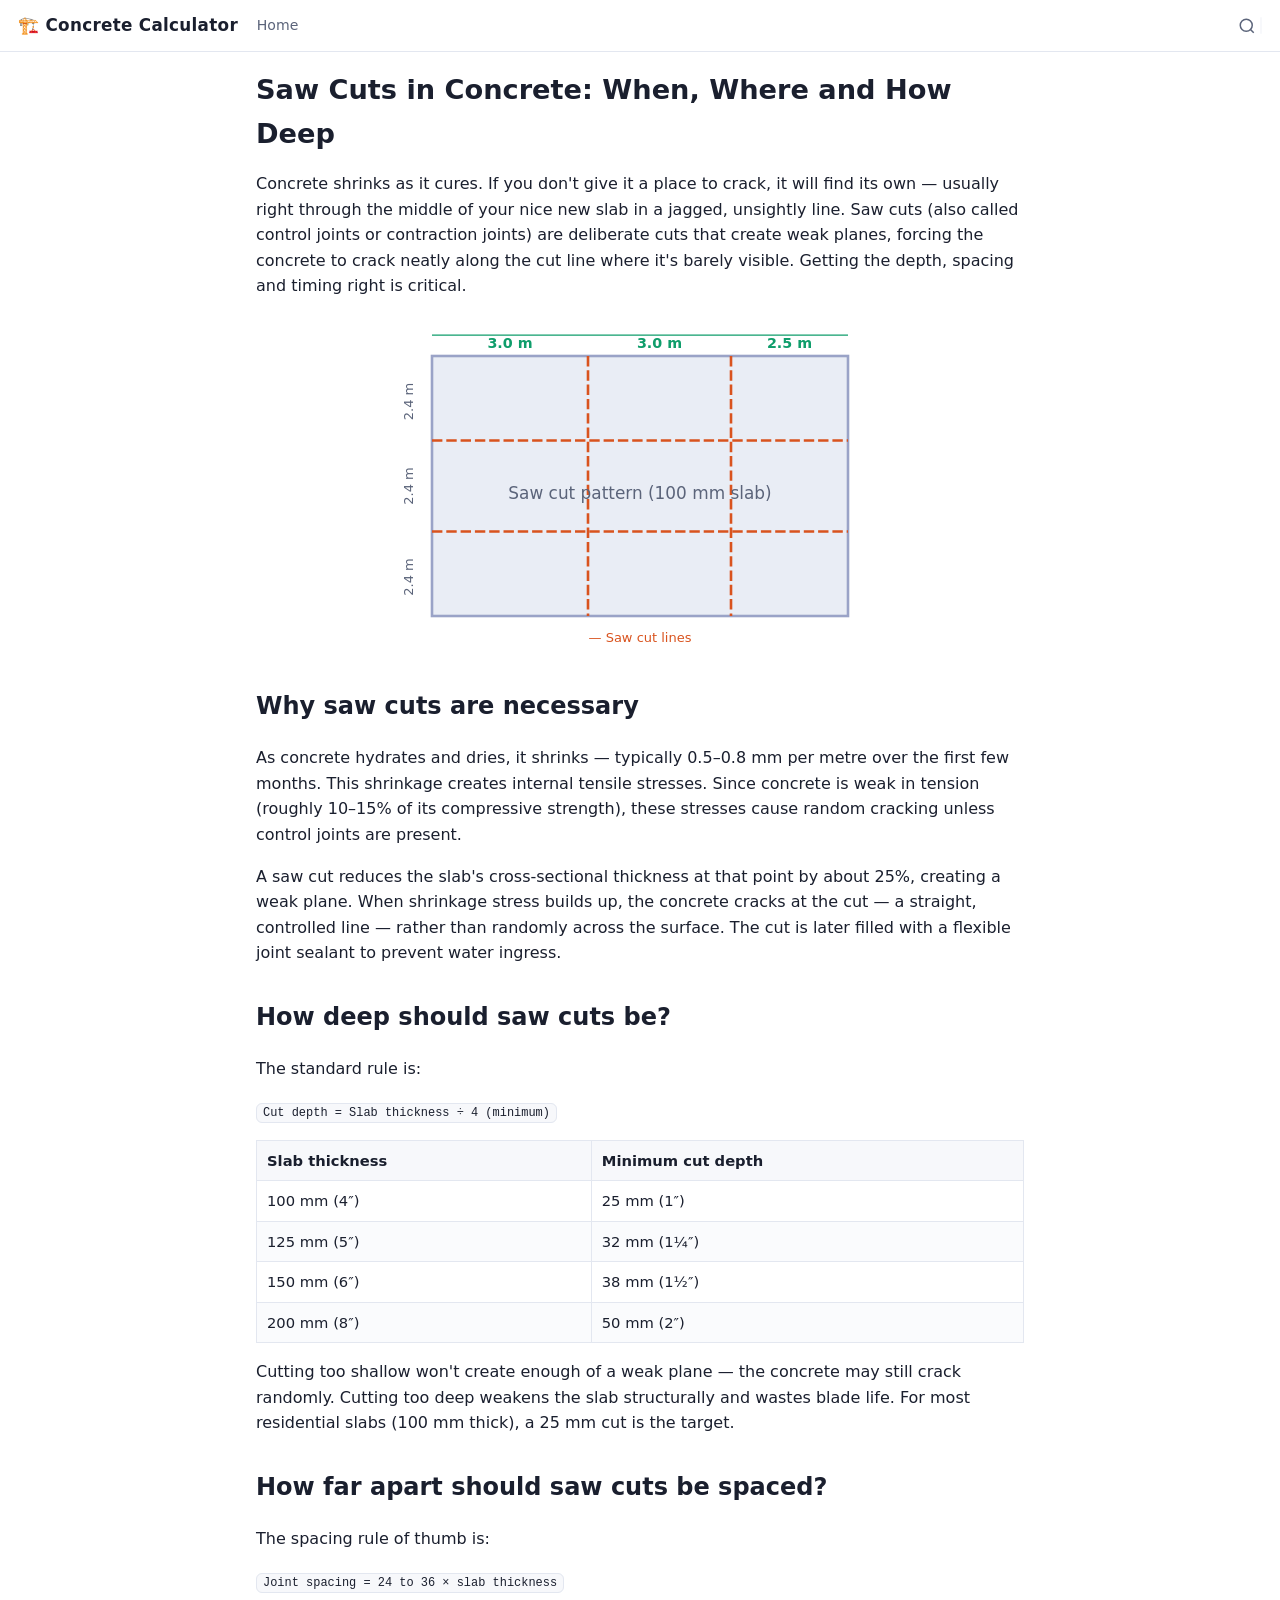
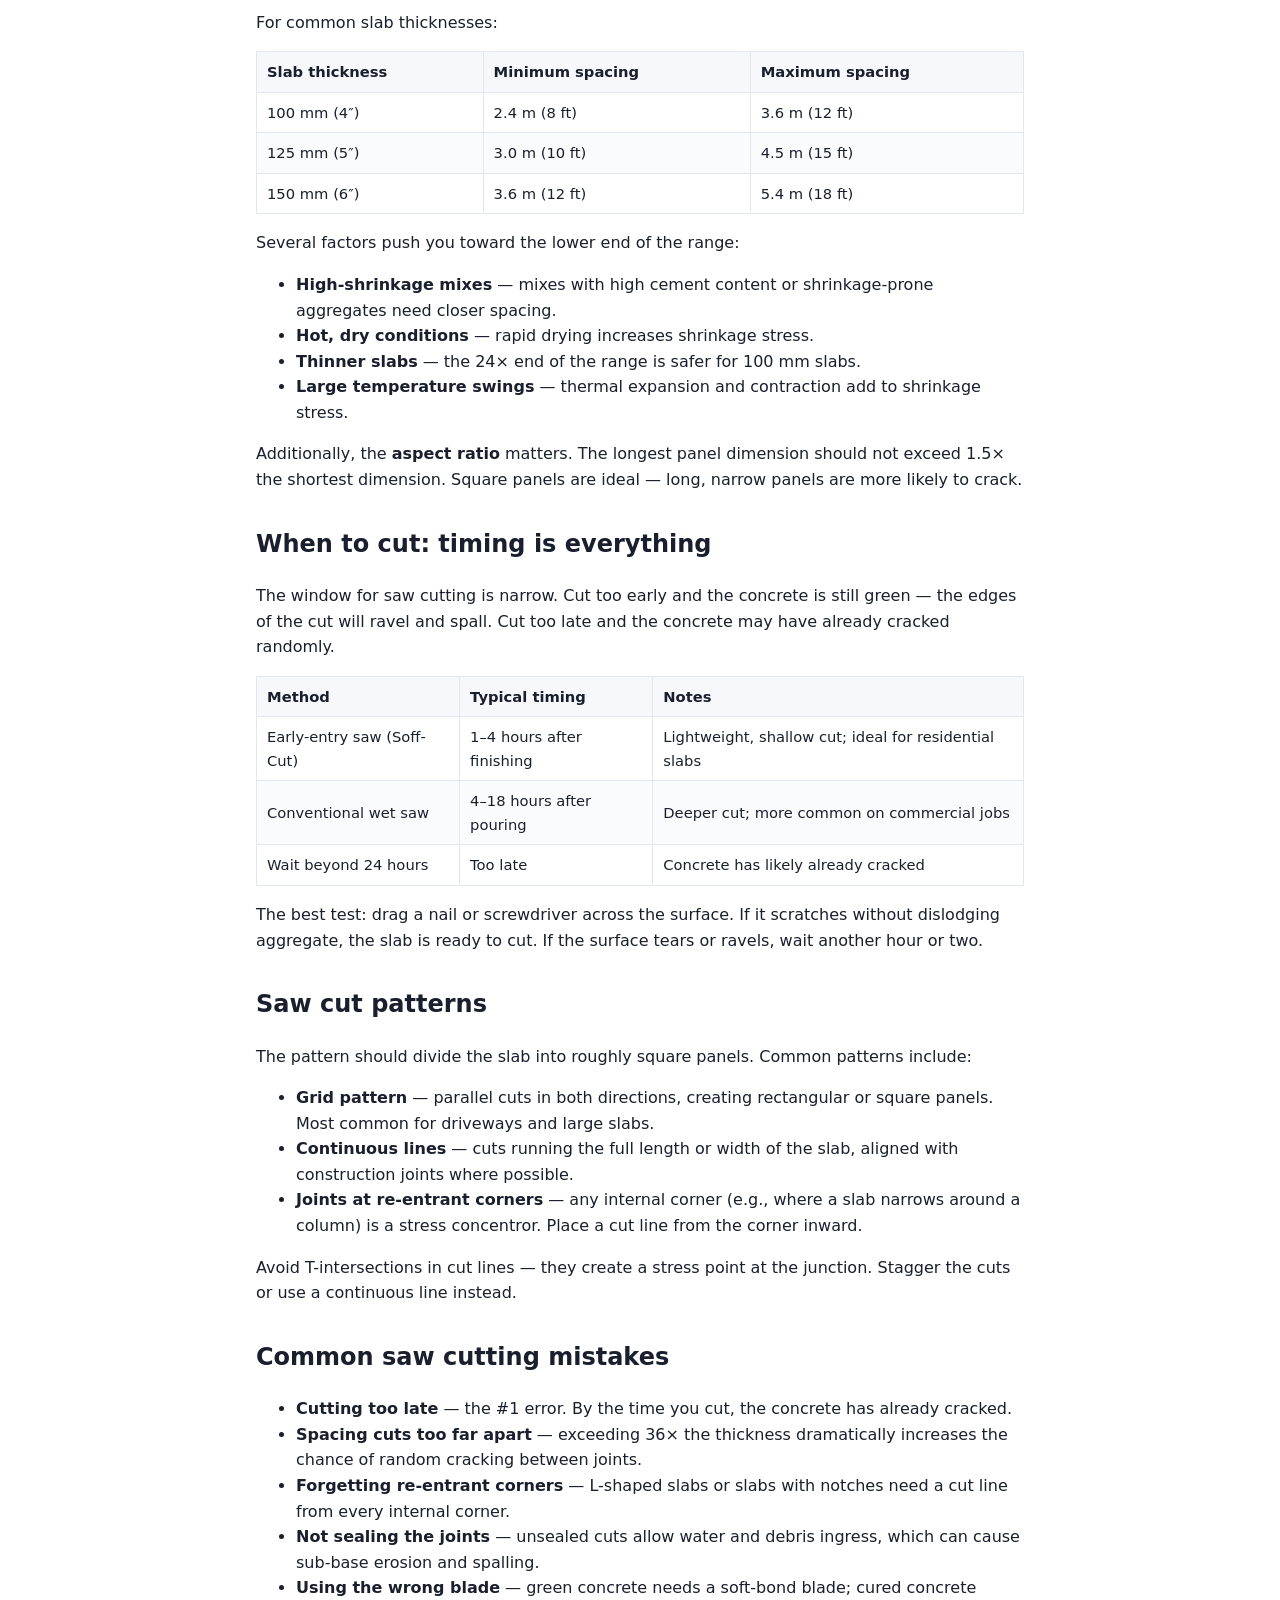
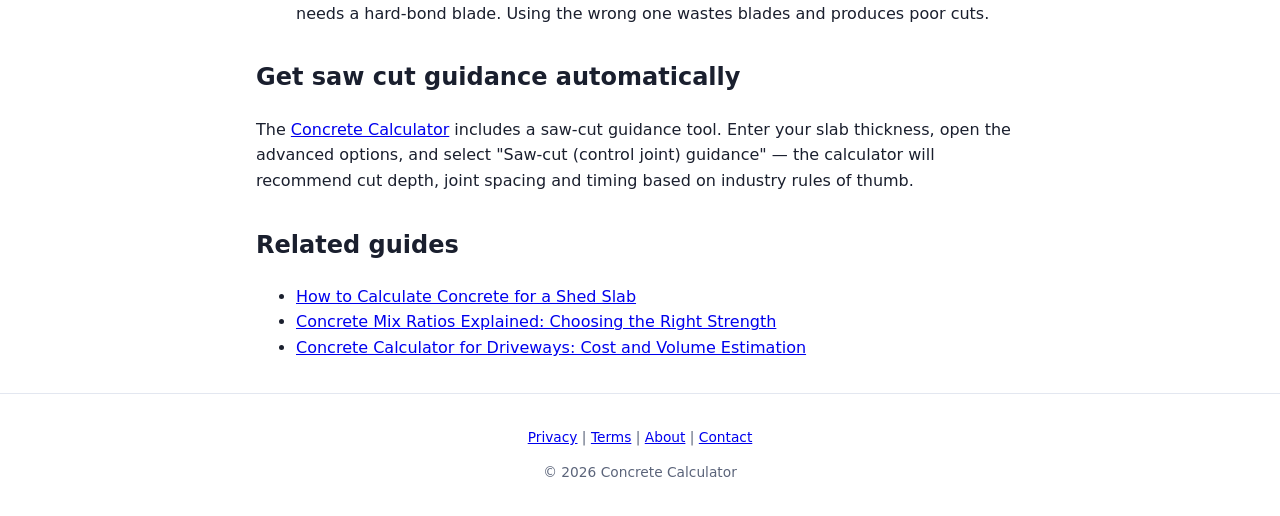
<file: guides/saw-cuts-in-concrete/index.html>
<!DOCTYPE html>
<html lang="en">
<head>
<meta charset="utf-8">
<title>Saw Cuts in Concrete: When, Where and How Deep – Concrete Calculator</title>
<meta name="viewport" content="width=device-width, initial-scale=1">
<meta name="description" content="Guide to concrete saw cuts (control joints): depth, spacing, timing, patterns and common mistakes. Learn how to prevent random cracking in slabs.">
<meta name="robots" content="index, follow">
<link rel="canonical" href="https://concrete-calcs.com/guides/saw-cuts-in-concrete/">
<link rel="stylesheet" href="/style.css">
<link rel="stylesheet" href="/nav.css">
<link rel="stylesheet" href="/policy.css">
<script type="application/ld+json">
{
  "@context": "https://schema.org",
  "@type": "Article",
  "headline": "Saw Cuts in Concrete: When, Where and How Deep",
  "description": "Guide to concrete saw cuts (control joints): depth, spacing, timing, patterns and common mistakes.",
  "url": "https://concrete-calcs.com/guides/saw-cuts-in-concrete/",
  "author": { "@type": "Organization", "name": "Concrete Calculator" },
  "publisher": { "@type": "Organization", "name": "Concrete Calculator" },
  "datePublished": "2026-06-25",
  "dateModified": "2026-06-25"
}
</script>
</head>
<body>
<header class="ribbon">
  <div class="ribbon-inner">
    <button class="hamburger" aria-label="Open menu">
      <svg class="icon-open" viewBox="0 0 24 24"><line x1="3" y1="6" x2="21" y2="6"/><line x1="3" y1="12" x2="21" y2="12"/><line x1="3" y1="18" x2="21" y2="18"/></svg>
      <svg class="icon-close" viewBox="0 0 24 24"><line x1="18" y1="6" x2="6" y2="18"/><line x1="6" y1="6" x2="18" y2="18"/></svg>
    </button>
    <div class="brand"><a href="/" style="text-decoration:none;color:inherit">🏗️ Concrete Calculator</a></div>
    <nav>
      <a href="/">Home</a>
    </nav>
    <div class="ribbon-search">
      <button class="ribbon-search-btn" aria-label="Search"><svg viewBox="0 0 24 24"><circle cx="11" cy="11" r="8"/><line x1="21" y1="21" x2="16.65" y2="16.65"/></svg></button>
      <input type="text" placeholder="Search…" autocomplete="off">
    </div>
  </div>
</header>
<main class="policy-content">
<h1>Saw Cuts in Concrete: When, Where and How Deep</h1>
<p>Concrete shrinks as it cures. If you don't give it a place to crack, it will find its own — usually right through the middle of your nice new slab in a jagged, unsightly line. Saw cuts (also called control joints or contraction joints) are deliberate cuts that create weak planes, forcing the concrete to crack neatly along the cut line where it's barely visible. Getting the depth, spacing and timing right is critical.</p>

<svg viewBox="0 0 400 260" width="100%" style="max-width:520px;margin:18px auto;display:block" role="img" aria-label="Top-down view of a concrete slab with saw cut lines and spacing labels">
  <!-- Slab outline -->
  <rect x="40" y="30" width="320" height="200" fill="#e9edf5" stroke="#9aa3c7" stroke-width="2"/>
  <!-- Saw cut lines (horizontal) -->
  <line x1="40" y1="95" x2="360" y2="95" stroke="#d9531e" stroke-width="2" stroke-dasharray="8,3"/>
  <line x1="40" y1="165" x2="360" y2="165" stroke="#d9531e" stroke-width="2" stroke-dasharray="8,3"/>
  <!-- Saw cut lines (vertical) -->
  <line x1="160" y1="30" x2="160" y2="230" stroke="#d9531e" stroke-width="2" stroke-dasharray="8,3"/>
  <line x1="270" y1="30" x2="270" y2="230" stroke="#d9531e" stroke-width="2" stroke-dasharray="8,3"/>
  <!-- Spacing labels -->
  <text x="100" y="24" text-anchor="middle" font-size="11" fill="#0f9d6b" font-weight="bold">3.0 m</text>
  <line x1="40" y1="14" x2="160" y2="14" stroke="#0f9d6b" stroke-width="1"/>
  <text x="215" y="24" text-anchor="middle" font-size="11" fill="#0f9d6b" font-weight="bold">3.0 m</text>
  <line x1="160" y1="14" x2="270" y2="14" stroke="#0f9d6b" stroke-width="1"/>
  <text x="315" y="24" text-anchor="middle" font-size="11" fill="#0f9d6b" font-weight="bold">2.5 m</text>
  <line x1="270" y1="14" x2="360" y2="14" stroke="#0f9d6b" stroke-width="1"/>
  <!-- Row labels -->
  <text x="25" y="65" text-anchor="middle" font-size="10" fill="#5b647a" transform="rotate(-90,25,65)">2.4 m</text>
  <text x="25" y="130" text-anchor="middle" font-size="10" fill="#5b647a" transform="rotate(-90,25,130)">2.4 m</text>
  <text x="25" y="200" text-anchor="middle" font-size="10" fill="#5b647a" transform="rotate(-90,25,200)">2.4 m</text>
  <!-- Labels -->
  <text x="200" y="140" text-anchor="middle" font-size="13" fill="#5b647a">Saw cut pattern (100 mm slab)</text>
  <text x="200" y="250" text-anchor="middle" font-size="10" fill="#d9531e">— Saw cut lines</text>
</svg>

<h2>Why saw cuts are necessary</h2>
<p>As concrete hydrates and dries, it shrinks — typically 0.5–0.8&nbsp;mm per metre over the first few months. This shrinkage creates internal tensile stresses. Since concrete is weak in tension (roughly 10–15% of its compressive strength), these stresses cause random cracking unless control joints are present.</p>
<p>A saw cut reduces the slab's cross-sectional thickness at that point by about 25%, creating a weak plane. When shrinkage stress builds up, the concrete cracks at the cut — a straight, controlled line — rather than randomly across the surface. The cut is later filled with a flexible joint sealant to prevent water ingress.</p>

<h2>How deep should saw cuts be?</h2>
<p>The standard rule is:</p>
<p><code>Cut depth = Slab thickness ÷ 4 (minimum)</code></p>
<table class="ref">
<thead><tr><th>Slab thickness</th><th>Minimum cut depth</th></tr></thead>
<tbody>
<tr><td>100&nbsp;mm (4″)</td><td>25&nbsp;mm (1″)</td></tr>
<tr><td>125&nbsp;mm (5″)</td><td>32&nbsp;mm (1¼″)</td></tr>
<tr><td>150&nbsp;mm (6″)</td><td>38&nbsp;mm (1½″)</td></tr>
<tr><td>200&nbsp;mm (8″)</td><td>50&nbsp;mm (2″)</td></tr>
</tbody>
</table>
<p>Cutting too shallow won't create enough of a weak plane — the concrete may still crack randomly. Cutting too deep weakens the slab structurally and wastes blade life. For most residential slabs (100&nbsp;mm thick), a 25&nbsp;mm cut is the target.</p>

<h2>How far apart should saw cuts be spaced?</h2>
<p>The spacing rule of thumb is:</p>
<p><code>Joint spacing = 24 to 36 × slab thickness</code></p>
<p>For common slab thicknesses:</p>
<table class="ref">
<thead><tr><th>Slab thickness</th><th>Minimum spacing</th><th>Maximum spacing</th></tr></thead>
<tbody>
<tr><td>100&nbsp;mm (4″)</td><td>2.4&nbsp;m (8&nbsp;ft)</td><td>3.6&nbsp;m (12&nbsp;ft)</td></tr>
<tr><td>125&nbsp;mm (5″)</td><td>3.0&nbsp;m (10&nbsp;ft)</td><td>4.5&nbsp;m (15&nbsp;ft)</td></tr>
<tr><td>150&nbsp;mm (6″)</td><td>3.6&nbsp;m (12&nbsp;ft)</td><td>5.4&nbsp;m (18&nbsp;ft)</td></tr>
</tbody>
</table>
<p>Several factors push you toward the lower end of the range:</p>
<ul>
<li><strong>High-shrinkage mixes</strong> — mixes with high cement content or shrinkage-prone aggregates need closer spacing.</li>
<li><strong>Hot, dry conditions</strong> — rapid drying increases shrinkage stress.</li>
<li><strong>Thinner slabs</strong> — the 24× end of the range is safer for 100&nbsp;mm slabs.</li>
<li><strong>Large temperature swings</strong> — thermal expansion and contraction add to shrinkage stress.</li>
</ul>
<p>Additionally, the <strong>aspect ratio</strong> matters. The longest panel dimension should not exceed 1.5× the shortest dimension. Square panels are ideal — long, narrow panels are more likely to crack.</p>

<h2>When to cut: timing is everything</h2>
<p>The window for saw cutting is narrow. Cut too early and the concrete is still green — the edges of the cut will ravel and spall. Cut too late and the concrete may have already cracked randomly.</p>
<table class="ref">
<thead><tr><th>Method</th><th>Typical timing</th><th>Notes</th></tr></thead>
<tbody>
<tr><td>Early-entry saw (Soff-Cut)</td><td>1–4 hours after finishing</td><td>Lightweight, shallow cut; ideal for residential slabs</td></tr>
<tr><td>Conventional wet saw</td><td>4–18 hours after pouring</td><td>Deeper cut; more common on commercial jobs</td></tr>
<tr><td>Wait beyond 24 hours</td><td>Too late</td><td>Concrete has likely already cracked</td></tr>
</tbody>
</table>
<p>The best test: drag a nail or screwdriver across the surface. If it scratches without dislodging aggregate, the slab is ready to cut. If the surface tears or ravels, wait another hour or two.</p>

<h2>Saw cut patterns</h2>
<p>The pattern should divide the slab into roughly square panels. Common patterns include:</p>
<ul>
<li><strong>Grid pattern</strong> — parallel cuts in both directions, creating rectangular or square panels. Most common for driveways and large slabs.</li>
<li><strong>Continuous lines</strong> — cuts running the full length or width of the slab, aligned with construction joints where possible.</li>
<li><strong>Joints at re-entrant corners</strong> — any internal corner (e.g., where a slab narrows around a column) is a stress concentror. Place a cut line from the corner inward.</li>
</ul>
<p>Avoid T-intersections in cut lines — they create a stress point at the junction. Stagger the cuts or use a continuous line instead.</p>

<h2>Common saw cutting mistakes</h2>
<ul>
<li><strong>Cutting too late</strong> — the #1 error. By the time you cut, the concrete has already cracked.</li>
<li><strong>Spacing cuts too far apart</strong> — exceeding 36× the thickness dramatically increases the chance of random cracking between joints.</li>
<li><strong>Forgetting re-entrant corners</strong> — L-shaped slabs or slabs with notches need a cut line from every internal corner.</li>
<li><strong>Not sealing the joints</strong> — unsealed cuts allow water and debris ingress, which can cause sub-base erosion and spalling.</li>
<li><strong>Using the wrong blade</strong> — green concrete needs a soft-bond blade; cured concrete needs a hard-bond blade. Using the wrong one wastes blades and produces poor cuts.</li>
</ul>

<h2>Get saw cut guidance automatically</h2>
<p>The <a href="/">Concrete Calculator</a> includes a saw-cut guidance tool. Enter your slab thickness, open the advanced options, and select "Saw-cut (control joint) guidance" — the calculator will recommend cut depth, joint spacing and timing based on industry rules of thumb.</p>

<h2>Related guides</h2>
<ul>
<li><a href="/guides/shed-slab-calculator/">How to Calculate Concrete for a Shed Slab</a></li>
<li><a href="/guides/concrete-mix-ratios/">Concrete Mix Ratios Explained: Choosing the Right Strength</a></li>
<li><a href="/guides/driveway-concrete-calculator/">Concrete Calculator for Driveways: Cost and Volume Estimation</a></li>
</ul>
</main>
<footer class="site-footer">
  <p><a href="/privacy/">Privacy</a> | <a href="/terms/">Terms</a> | <a href="/about/">About</a> | <a href="/contact/">Contact</a></p>
  <p>&copy; 2026 Concrete Calculator</p>
</footer>
<script src="/nav.js" defer></script>
</body>
</html>
</file>
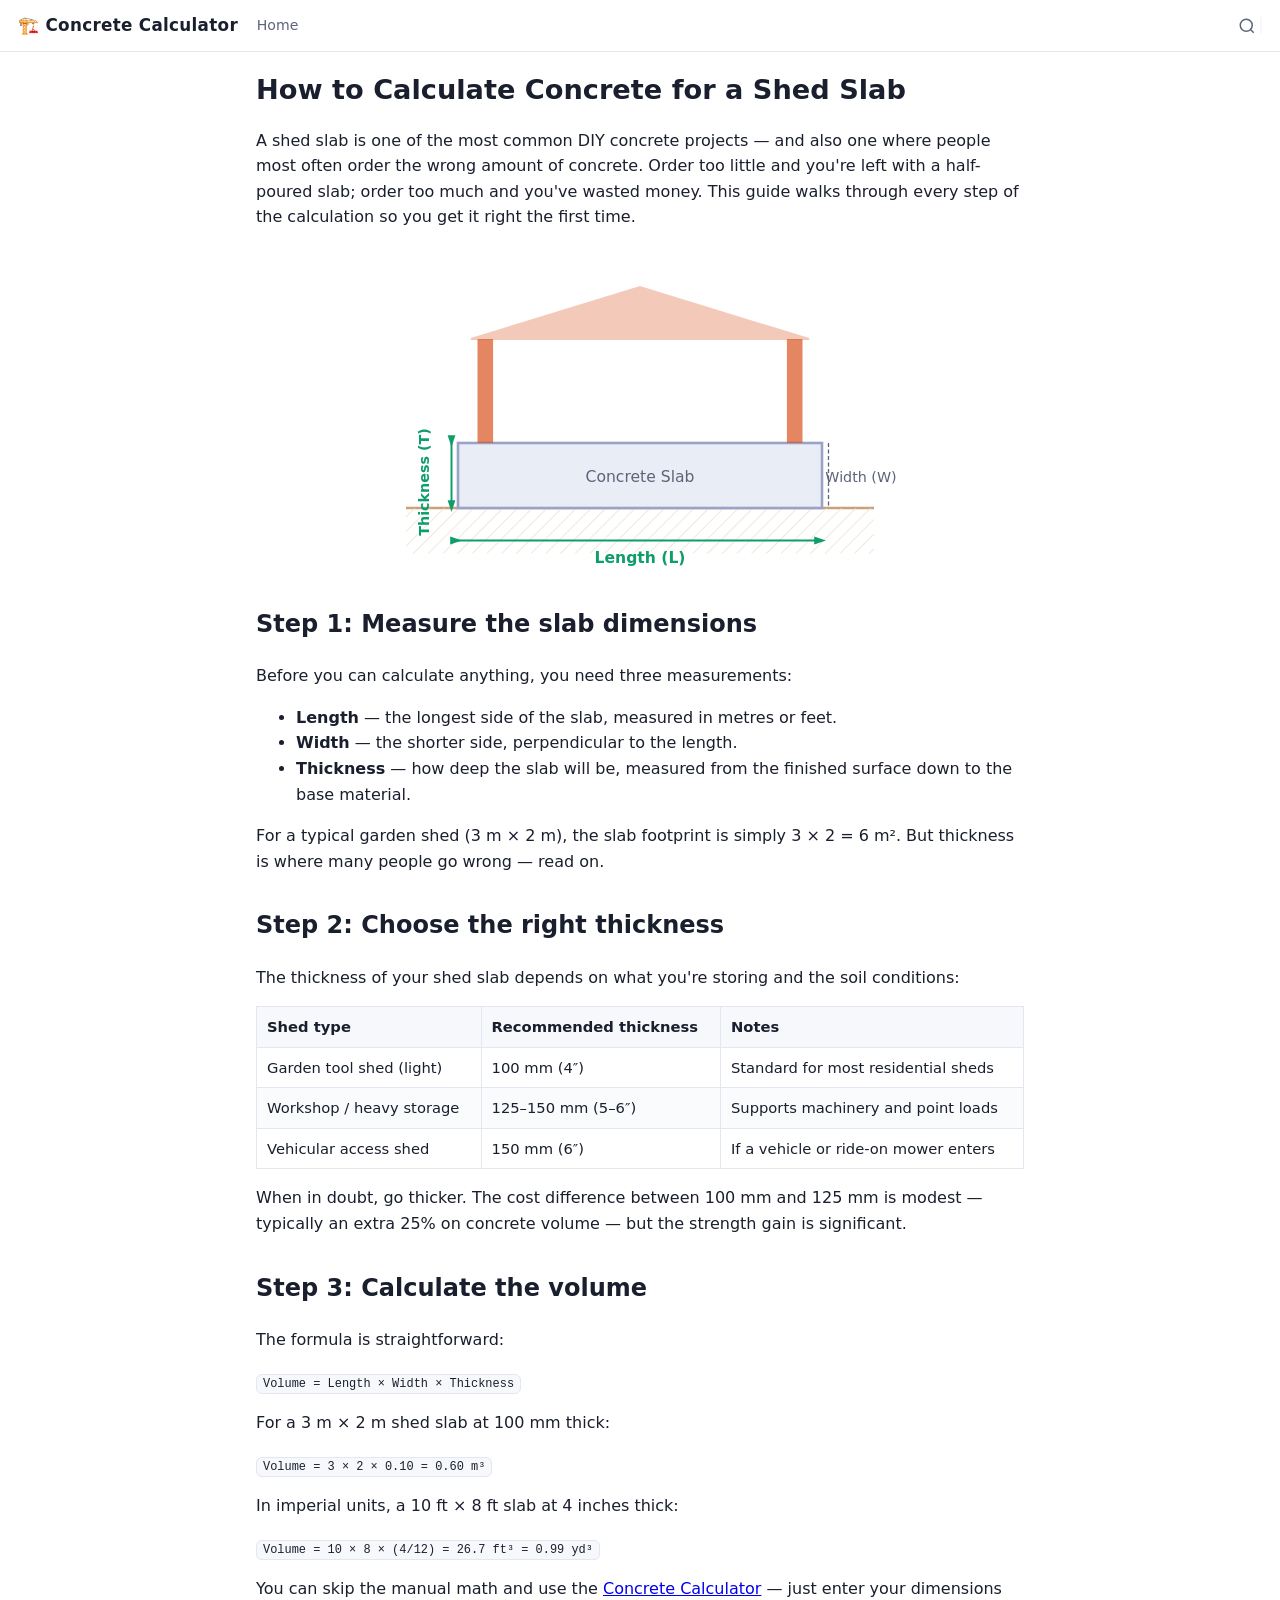
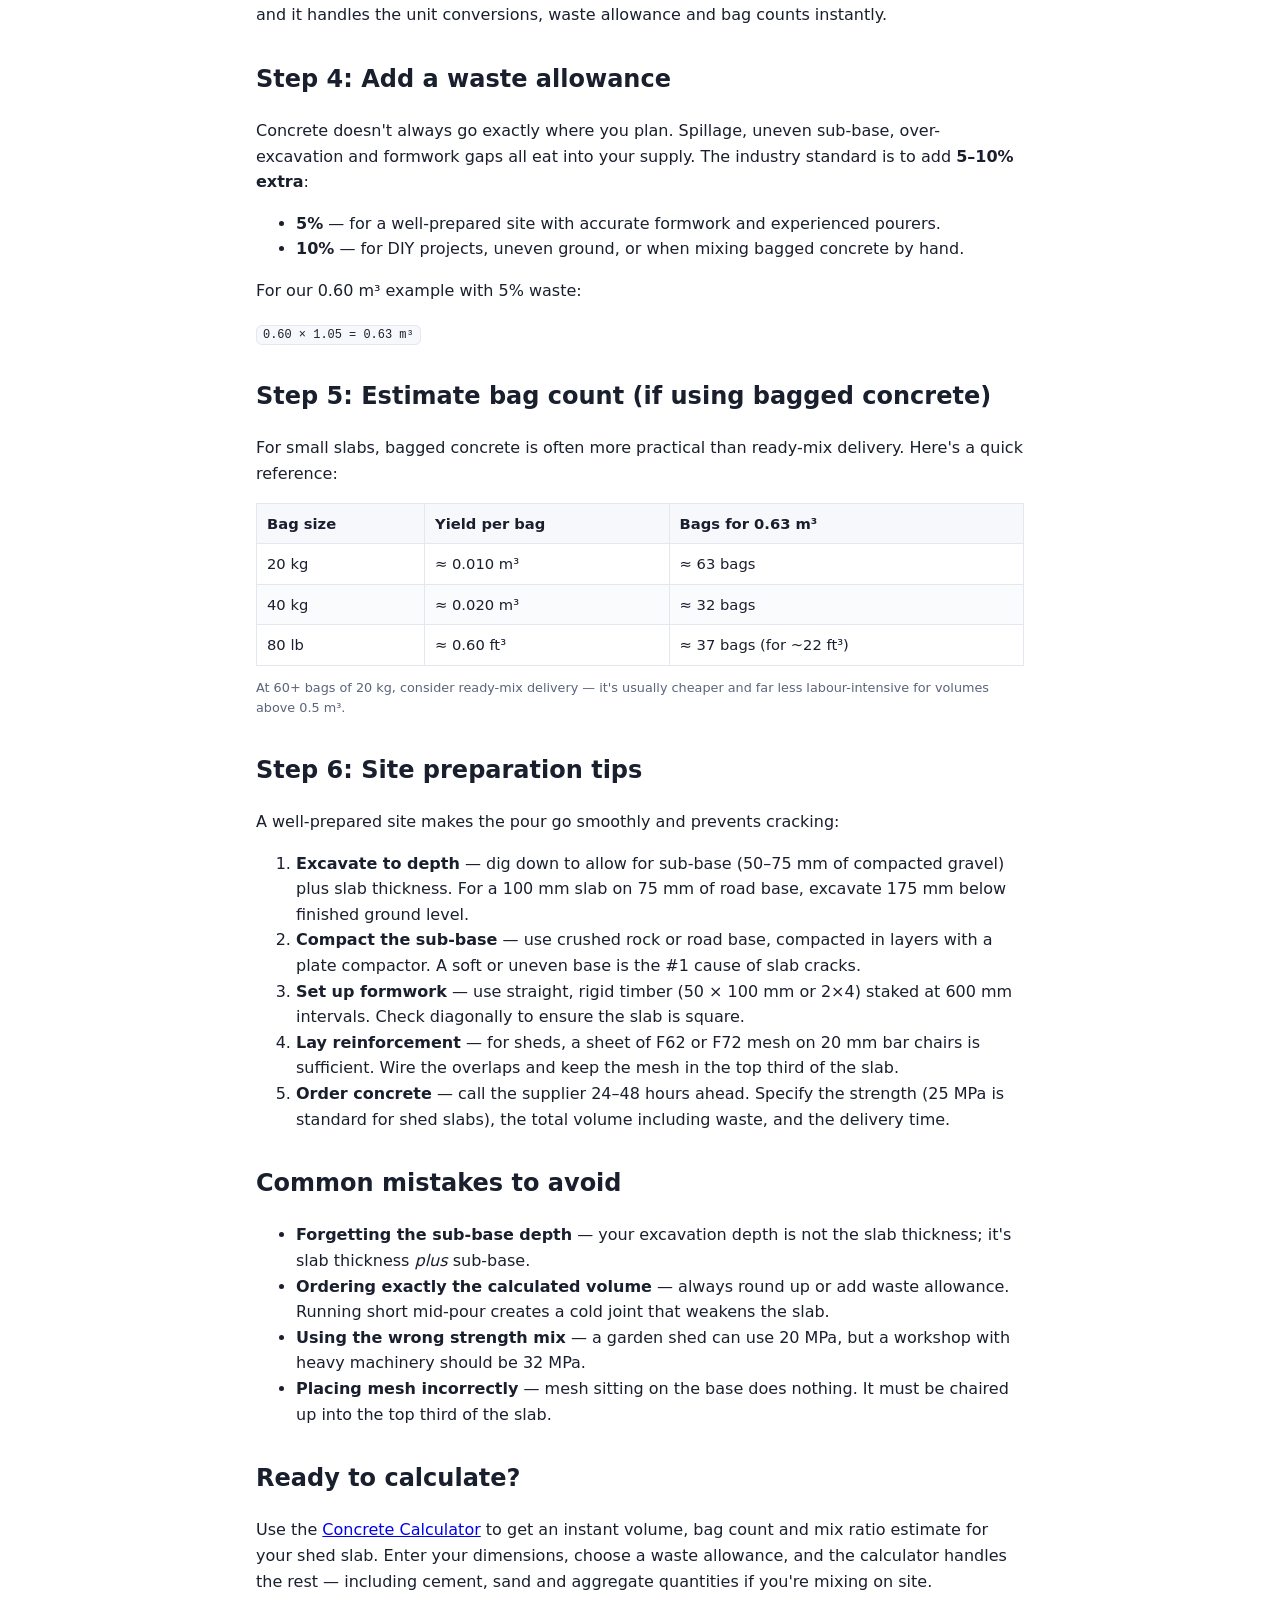
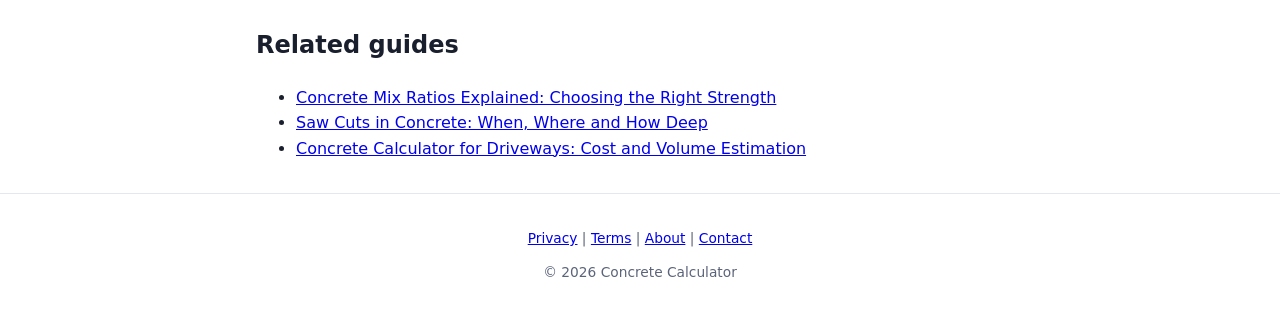
<file: guides/shed-slab-calculator/index.html>
<!DOCTYPE html>
<html lang="en">
<head>
<meta charset="utf-8">
<title>How to Calculate Concrete for a Shed Slab – Concrete Calculator</title>
<meta name="viewport" content="width=device-width, initial-scale=1">
<meta name="description" content="Step-by-step guide to calculating the right amount of concrete for a shed slab — dimensions, thickness, bag estimates, waste allowance and site preparation tips.">
<meta name="robots" content="index, follow">
<link rel="canonical" href="https://concrete-calcs.com/guides/shed-slab-calculator/">
<link rel="stylesheet" href="/style.css">
<link rel="stylesheet" href="/nav.css">
<link rel="stylesheet" href="/policy.css">
<script type="application/ld+json">
{
  "@context": "https://schema.org",
  "@type": "Article",
  "headline": "How to Calculate Concrete for a Shed Slab",
  "description": "Step-by-step guide to calculating the right amount of concrete for a shed slab.",
  "url": "https://concrete-calcs.com/guides/shed-slab-calculator/",
  "author": { "@type": "Organization", "name": "Concrete Calculator" },
  "publisher": { "@type": "Organization", "name": "Concrete Calculator" },
  "datePublished": "2026-06-25",
  "dateModified": "2026-06-25"
}
</script>
</head>
<body>
<header class="ribbon">
  <div class="ribbon-inner">
    <button class="hamburger" aria-label="Open menu">
      <svg class="icon-open" viewBox="0 0 24 24"><line x1="3" y1="6" x2="21" y2="6"/><line x1="3" y1="12" x2="21" y2="12"/><line x1="3" y1="18" x2="21" y2="18"/></svg>
      <svg class="icon-close" viewBox="0 0 24 24"><line x1="18" y1="6" x2="6" y2="18"/><line x1="6" y1="6" x2="18" y2="18"/></svg>
    </button>
    <div class="brand"><a href="/" style="text-decoration:none;color:inherit">🏗️ Concrete Calculator</a></div>
    <nav>
      <a href="/">Home</a>
    </nav>
    <div class="ribbon-search">
      <button class="ribbon-search-btn" aria-label="Search"><svg viewBox="0 0 24 24"><circle cx="11" cy="11" r="8"/><line x1="21" y1="21" x2="16.65" y2="16.65"/></svg></button>
      <input type="text" placeholder="Search…" autocomplete="off">
    </div>
  </div>
</header>
<main class="policy-content">
<h1>How to Calculate Concrete for a Shed Slab</h1>
<p>A shed slab is one of the most common DIY concrete projects — and also one where people most often order the wrong amount of concrete. Order too little and you're left with a half-poured slab; order too much and you've wasted money. This guide walks through every step of the calculation so you get it right the first time.</p>

<svg viewBox="0 0 400 250" width="100%" style="max-width:520px;margin:18px auto;display:block" role="img" aria-label="Shed slab cross-section showing length, width and thickness dimensions">
  <!-- Ground -->
  <line x1="20" y1="200" x2="380" y2="200" stroke="#caa07a" stroke-width="2"/>
  <pattern id="hatch" patternUnits="userSpaceOnUse" width="8" height="8" patternTransform="rotate(45)">
    <line x1="0" y1="0" x2="0" y2="8" stroke="#e8dcc8" stroke-width="1"/>
  </pattern>
  <rect x="20" y="200" width="360" height="35" fill="url(#hatch)"/>
  <!-- Slab -->
  <rect x="60" y="150" width="280" height="50" fill="#e9edf5" stroke="#9aa3c7" stroke-width="2"/>
  <text x="200" y="180" text-anchor="middle" font-size="12" fill="#5b647a">Concrete Slab</text>
  <!-- Shed walls -->
  <rect x="75" y="70" width="12" height="80" fill="#d9531e" opacity="0.7"/>
  <rect x="313" y="70" width="12" height="80" fill="#d9531e" opacity="0.7"/>
  <!-- Shed roof -->
  <polygon points="70,70 200,30 330,70" fill="#d9531e" opacity="0.3" stroke="#d9531e" stroke-width="1.5"/>
  <!-- Dimension lines -->
  <line x1="60" y1="225" x2="340" y2="225" stroke="#0f9d6b" stroke-width="1.5" marker-end="url(#arrow)" marker-start="url(#arrow)"/>
  <text x="200" y="242" text-anchor="middle" font-size="12" fill="#0f9d6b" font-weight="bold">Length (L)</text>
  <line x1="55" y1="150" x2="55" y2="200" stroke="#0f9d6b" stroke-width="1.5" marker-end="url(#arrow)" marker-start="url(#arrow)"/>
  <text x="38" y="180" text-anchor="middle" font-size="11" fill="#0f9d6b" font-weight="bold" transform="rotate(-90,38,180)">Thickness (T)</text>
  <defs>
    <marker id="arrow" markerWidth="8" markerHeight="8" refX="4" refY="4" orient="auto">
      <path d="M0,2 L6,4 L0,6 Z" fill="#0f9d6b"/>
    </marker>
  </defs>
  <text x="370" y="180" text-anchor="middle" font-size="11" fill="#5b647a">Width (W)</text>
  <line x1="345" y1="150" x2="345" y2="200" stroke="#5b647a" stroke-width="1" stroke-dasharray="3,2"/>
</svg>

<h2>Step 1: Measure the slab dimensions</h2>
<p>Before you can calculate anything, you need three measurements:</p>
<ul>
<li><strong>Length</strong> — the longest side of the slab, measured in metres or feet.</li>
<li><strong>Width</strong> — the shorter side, perpendicular to the length.</li>
<li><strong>Thickness</strong> — how deep the slab will be, measured from the finished surface down to the base material.</li>
</ul>
<p>For a typical garden shed (3&nbsp;m × 2&nbsp;m), the slab footprint is simply 3 × 2 = 6&nbsp;m². But thickness is where many people go wrong — read on.</p>

<h2>Step 2: Choose the right thickness</h2>
<p>The thickness of your shed slab depends on what you're storing and the soil conditions:</p>
<table class="ref">
<thead><tr><th>Shed type</th><th>Recommended thickness</th><th>Notes</th></tr></thead>
<tbody>
<tr><td>Garden tool shed (light)</td><td>100&nbsp;mm (4″)</td><td>Standard for most residential sheds</td></tr>
<tr><td>Workshop / heavy storage</td><td>125–150&nbsp;mm (5–6″)</td><td>Supports machinery and point loads</td></tr>
<tr><td>Vehicular access shed</td><td>150&nbsp;mm (6″)</td><td>If a vehicle or ride-on mower enters</td></tr>
</tbody>
</table>
<p>When in doubt, go thicker. The cost difference between 100&nbsp;mm and 125&nbsp;mm is modest — typically an extra 25% on concrete volume — but the strength gain is significant.</p>

<h2>Step 3: Calculate the volume</h2>
<p>The formula is straightforward:</p>
<p><code>Volume = Length × Width × Thickness</code></p>
<p>For a 3&nbsp;m × 2&nbsp;m shed slab at 100&nbsp;mm thick:</p>
<p><code>Volume = 3 × 2 × 0.10 = 0.60 m³</code></p>
<p>In imperial units, a 10&nbsp;ft × 8&nbsp;ft slab at 4&nbsp;inches thick:</p>
<p><code>Volume = 10 × 8 × (4/12) = 26.7 ft³ = 0.99 yd³</code></p>
<p>You can skip the manual math and use the <a href="/">Concrete Calculator</a> — just enter your dimensions and it handles the unit conversions, waste allowance and bag counts instantly.</p>

<h2>Step 4: Add a waste allowance</h2>
<p>Concrete doesn't always go exactly where you plan. Spillage, uneven sub-base, over-excavation and formwork gaps all eat into your supply. The industry standard is to add <strong>5–10% extra</strong>:</p>
<ul>
<li><strong>5%</strong> — for a well-prepared site with accurate formwork and experienced pourers.</li>
<li><strong>10%</strong> — for DIY projects, uneven ground, or when mixing bagged concrete by hand.</li>
</ul>
<p>For our 0.60&nbsp;m³ example with 5% waste:</p>
<p><code>0.60 × 1.05 = 0.63 m³</code></p>

<h2>Step 5: Estimate bag count (if using bagged concrete)</h2>
<p>For small slabs, bagged concrete is often more practical than ready-mix delivery. Here's a quick reference:</p>
<table class="ref">
<thead><tr><th>Bag size</th><th>Yield per bag</th><th>Bags for 0.63 m³</th></tr></thead>
<tbody>
<tr><td>20&nbsp;kg</td><td>≈ 0.010&nbsp;m³</td><td>≈ 63 bags</td></tr>
<tr><td>40&nbsp;kg</td><td>≈ 0.020&nbsp;m³</td><td>≈ 32 bags</td></tr>
<tr><td>80&nbsp;lb</td><td>≈ 0.60&nbsp;ft³</td><td>≈ 37 bags (for ~22&nbsp;ft³)</td></tr>
</tbody>
</table>
<p class="hint">At 60+ bags of 20&nbsp;kg, consider ready-mix delivery — it's usually cheaper and far less labour-intensive for volumes above 0.5&nbsp;m³.</p>

<h2>Step 6: Site preparation tips</h2>
<p>A well-prepared site makes the pour go smoothly and prevents cracking:</p>
<ol>
<li><strong>Excavate to depth</strong> — dig down to allow for sub-base (50–75&nbsp;mm of compacted gravel) plus slab thickness. For a 100&nbsp;mm slab on 75&nbsp;mm of road base, excavate 175&nbsp;mm below finished ground level.</li>
<li><strong>Compact the sub-base</strong> — use crushed rock or road base, compacted in layers with a plate compactor. A soft or uneven base is the #1 cause of slab cracks.</li>
<li><strong>Set up formwork</strong> — use straight, rigid timber (50 × 100&nbsp;mm or 2×4) staked at 600&nbsp;mm intervals. Check diagonally to ensure the slab is square.</li>
<li><strong>Lay reinforcement</strong> — for sheds, a sheet of F62 or F72 mesh on 20&nbsp;mm bar chairs is sufficient. Wire the overlaps and keep the mesh in the top third of the slab.</li>
<li><strong>Order concrete</strong> — call the supplier 24–48 hours ahead. Specify the strength (25&nbsp;MPa is standard for shed slabs), the total volume including waste, and the delivery time.</li>
</ol>

<h2>Common mistakes to avoid</h2>
<ul>
<li><strong>Forgetting the sub-base depth</strong> — your excavation depth is not the slab thickness; it's slab thickness <em>plus</em> sub-base.</li>
<li><strong>Ordering exactly the calculated volume</strong> — always round up or add waste allowance. Running short mid-pour creates a cold joint that weakens the slab.</li>
<li><strong>Using the wrong strength mix</strong> — a garden shed can use 20&nbsp;MPa, but a workshop with heavy machinery should be 32&nbsp;MPa.</li>
<li><strong>Placing mesh incorrectly</strong> — mesh sitting on the base does nothing. It must be chaired up into the top third of the slab.</li>
</ul>

<h2>Ready to calculate?</h2>
<p>Use the <a href="/">Concrete Calculator</a> to get an instant volume, bag count and mix ratio estimate for your shed slab. Enter your dimensions, choose a waste allowance, and the calculator handles the rest — including cement, sand and aggregate quantities if you're mixing on site.</p>

<h2>Related guides</h2>
<ul>
<li><a href="/guides/concrete-mix-ratios/">Concrete Mix Ratios Explained: Choosing the Right Strength</a></li>
<li><a href="/guides/saw-cuts-in-concrete/">Saw Cuts in Concrete: When, Where and How Deep</a></li>
<li><a href="/guides/driveway-concrete-calculator/">Concrete Calculator for Driveways: Cost and Volume Estimation</a></li>
</ul>
</main>
<footer class="site-footer">
  <p><a href="/privacy/">Privacy</a> | <a href="/terms/">Terms</a> | <a href="/about/">About</a> | <a href="/contact/">Contact</a></p>
  <p>&copy; 2026 Concrete Calculator</p>
</footer>
<script src="/nav.js" defer></script>
</body>
</html>
</file>
<file: style.css>
:root{
  --accent:#d9531e; --accent2:#0f9d6b; --text:#1a1f2e; --muted:#5b647a;
  --ring:#e3e7f0; --soft:#f7f8fb;
}
*{box-sizing:border-box}
body{margin:0;font-family:system-ui,-apple-system,Segoe UI,Roboto,Helvetica,Arial,sans-serif;background:#fff;color:var(--text);line-height:1.5}

/* ── Ribbon: single-row sticky header ── */
.ribbon{display:flex;align-items:center;padding:0 18px;height:52px;background:rgba(255,255,255,.92);backdrop-filter:blur(8px);border-bottom:1px solid var(--ring);position:sticky;top:0;z-index:10}
.ribbon-inner{display:flex;align-items:center;width:100%;gap:6px;height:100%}
.ribbon .brand{font-weight:700;letter-spacing:.3px;font-size:1.05rem;white-space:nowrap;margin-right:4px}
.ribbon .brand a{color:var(--text);text-decoration:none}
.ribbon .brand a:hover{color:var(--accent)}
.ribbon nav{display:flex;align-items:center;gap:2px;flex:1;overflow-x:auto;scrollbar-width:none}
.ribbon nav::-webkit-scrollbar{display:none}
.ribbon nav a{color:var(--muted);text-decoration:none;font-size:.88rem;padding:.3rem .55rem;border-radius:6px;white-space:nowrap;transition:color .15s,background .15s}
.ribbon nav a:hover{color:var(--accent);background:rgba(217,83,30,.07)}

.scroll-bar{height:3px;background:rgba(0,0,0,.06);width:100%;overflow:hidden;position:absolute;bottom:0;left:0}
.scroll-bar-fill{height:100%;width:0%;background:var(--accent2);transition:width .12s ease-out;border-radius:0 2px 2px 0}

main{max-width:860px;margin:0 auto;padding:28px 16px 50px}
h1{font-size:1.7rem;margin:.2em 0 .25em}
.lede{color:var(--muted);font-size:1rem;max-width:64ch;margin:.3em 0 0}
.tool{background:var(--soft);border:1px solid var(--ring);border-radius:14px;padding:14px;margin:18px 0;box-shadow:0 8px 24px rgba(20,30,60,.06)}
.field{display:flex;flex-direction:column;gap:3px;margin:7px 0}
.field label{font-size:.82rem;font-weight:600;color:var(--muted)}
.grid{display:grid;grid-template-columns:repeat(auto-fit,minmax(140px,1fr));gap:8px}
input,select{background:#fff;color:var(--text);border:1px solid var(--ring);border-radius:7px;padding:8px 9px;font-size:.95rem;width:100%}
input:focus,select:focus{outline:2px solid var(--accent);border-color:var(--accent)}
.combo{display:flex;gap:6px}
.combo input{flex:1}
.combo .unitsel{width:74px;flex:0 0 74px}
.results{margin-top:12px;border-top:1px solid var(--ring);padding-top:12px;display:grid;grid-template-columns:repeat(auto-fit,minmax(110px,1fr));gap:8px}
.stat{background:#fff;border:1px solid var(--ring);border-radius:10px;padding:11px;text-align:center}
.stat .big{display:block;font-size:1.3rem;font-weight:800;color:var(--accent2)}
.stat .lbl{font-size:.74rem;color:var(--muted)}
.adv-toggle{margin-top:14px;cursor:pointer;background:#fff;border:1px solid var(--accent);color:var(--accent);font-weight:700;border-radius:9px;padding:10px 14px;width:100%;font-size:.95rem}
.adv-toggle:hover{background:#fff3ee}
[hidden]{display:none !important}
.advanced{margin-top:12px;display:flex;flex-direction:column;gap:8px}
.adv-block{background:#fff;border:1px solid var(--ring);border-radius:10px;padding:12px}
.adv-head{display:flex;align-items:center;gap:9px;font-weight:700;font-size:.95rem;cursor:pointer;color:var(--text)}
.adv-head input{width:auto;flex:0 0 auto}
.hint{font-size:.8rem;color:var(--muted);margin:.4em 0 0}
.grade-wrap{background:var(--soft);border:1px solid var(--ring);border-radius:9px;padding:8px;margin:8px 0}
h2{margin-top:32px}h3{margin-top:18px;color:var(--accent);font-size:1.02rem}
table.ref{width:100%;border-collapse:collapse;margin:12px 0;font-size:.92rem}
table.ref th,table.ref td{border:1px solid var(--ring);padding:8px 10px;text-align:left}
table.ref th{background:var(--soft);font-weight:700}
table.ref tr:nth-child(even) td{background:#fafbfd}
code{background:var(--soft);padding:2px 6px;border-radius:6px;border:1px solid var(--ring);font-size:.92em}
footer{border-top:1px solid var(--ring);color:var(--muted);text-align:center;padding:20px;font-size:.86rem}
@media (max-width:520px){
  h1{font-size:1.45rem}
  .lede{font-size:.92rem}
  main{padding:20px 12px 40px}
  .tool{padding:11px}
  .grid{grid-template-columns:repeat(auto-fit,minmax(120px,1fr));gap:7px}
  .field{margin:5px 0}
  .combo .unitsel{flex:0 0 66px;width:66px}
  .stat .big{font-size:1.15rem}
}
</file>
<file: nav.css>
/* ── Hamburger button ── */
.hamburger{display:flex;align-items:center;justify-content:center;width:36px;height:36px;border:none;background:none;cursor:pointer;padding:0;flex-shrink:0}
.hamburger svg{width:22px;height:22px;stroke:var(--text);stroke-width:2;stroke-linecap:round;fill:none}
/* Hamburger icon always visible — never swap to X */
.hamburger .icon-close{display:none}

/* ── Search bar in ribbon ── */
.ribbon-search{display:flex;align-items:center;flex-shrink:0;position:relative;margin-left:auto}
.ribbon-search input{width:0;padding:0;border:1px solid transparent;border-radius:6px;font-size:.85rem;outline:none;transition:width .25s ease,padding .25s ease,border-color .25s ease;background:var(--soft)}
.ribbon-search.open input{width:170px;padding:.3rem .55rem;border-color:var(--ring)}
.ribbon-search input:focus{border-color:var(--accent);width:170px;padding:.3rem .55rem}
.ribbon-search-btn{border:none;background:none;cursor:pointer;padding:4px;display:flex;align-items:center}
.ribbon-search-btn svg{width:18px;height:18px;stroke:var(--muted);stroke-width:2;fill:none}

/* ── Search results dropdown ── */
.search-results{position:absolute;top:calc(100% + 6px);right:0;width:260px;max-height:50vh;overflow-y:auto;background:#fff;border:1px solid var(--ring);border-radius:10px;box-shadow:0 8px 28px rgba(20,30,60,.12);z-index:40;display:none;padding:6px 0}
.search-results.visible{display:block}
.search-results a{display:block;padding:.45rem .85rem;color:var(--text);text-decoration:none;font-size:.88rem;transition:background .1s}
.search-results a:hover{background:rgba(217,83,30,.07)}
.search-results a .sr-section{color:var(--muted);font-size:.75rem;margin-right:.35rem}
.search-results .sr-empty{padding:.85rem;color:var(--muted);font-size:.88rem;text-align:center}

/* ── Drawer overlay ── */
.drawer-overlay{position:fixed;inset:0;background:rgba(0,0,0,.3);z-index:18;opacity:0;pointer-events:none;transition:opacity .2s ease}
.drawer-overlay.visible{opacity:1;pointer-events:auto}

/* ── Drawer panel ── */
.drawer{position:fixed;top:0;left:0;bottom:0;width:280px;max-width:80vw;background:#fff;z-index:20;transform:translateX(-100%);transition:transform .25s ease;overflow-y:auto;box-shadow:4px 0 24px rgba(20,30,60,.1);padding:0 0 24px}
.drawer.open{transform:translateX(0)}

/* ── Drawer header ── */
.drawer-head{display:flex;align-items:center;justify-content:space-between;padding:14px 16px;border-bottom:1px solid var(--ring)}
.drawer-head .brand{font-weight:700;font-size:1rem;color:var(--text)}
.drawer-close{border:none;background:none;cursor:pointer;padding:4px;display:flex;align-items:center}
.drawer-close svg{width:20px;height:20px;stroke:var(--text);stroke-width:2;fill:none}

/* ── Drawer navigation links ── */
/* Match site font/colour — no blue, no underline */
.drawer-nav{list-style:none;margin:0;padding:8px 0}
.drawer-nav li{position:relative}
.drawer-nav a{
  display:block;padding:.5rem 16px;
  color:var(--text);text-decoration:none;
  font-family:inherit;font-size:.92rem;line-height:1.4;
  transition:background .1s;
}
.drawer-nav a:hover{background:rgba(217,83,30,.06);color:var(--accent)}
/* Tier-1 links (top-level) */
.drawer-nav a.dn-tier1{font-weight:500;padding:.7rem 16px;border-top:1px solid var(--ring);margin-top:2px}
.drawer-nav a.dn-tier1:first-child{border-top:none;margin-top:0}
/* Parent items with chevron children — BOLD */
.drawer-nav .has-children > a.dn-tier1{font-weight:700}
.drawer-nav .has-children > a{font-weight:700}
/* Tier-2 sub-links */
.drawer-nav a.dn-tier2{padding-left:2rem;font-weight:400;font-size:.86rem;color:var(--muted)}
.drawer-nav a.dn-tier2:hover{color:var(--accent)}
.drawer-nav .dn-external{font-size:.75rem;opacity:.55;margin-left:.3rem}

/* ── Collapsible sub-menus ── */
.drawer-nav .drawer-sub {
  display: none;
  list-style: none;
  margin: 0;
  padding: 0;
}
.drawer-nav .has-children.open > .drawer-sub {
  display: block;
}
.drawer-nav .drawer-toggle {
  background: none;
  border: none;
  cursor: pointer;
  padding: 0 8px;
  font-size: .9rem;
  line-height: 1;
  color: var(--muted);
}
.drawer-nav .has-children.open > .drawer-toggle {
  transform: rotate(90deg);
}

/* ── Responsive ── */
@media(max-width:640px){
  .ribbon nav{display:none}
  .ribbon-search input{width:0}
  .ribbon-search.open input,.ribbon-search input:focus{width:130px}
}
@media(min-width:641px){
  .hamburger{display:none}
  .drawer,.drawer-overlay{display:none!important}
}
</file>
<file: policy.css>
/* Policy pages shared styles — content & form only, ribbon handled by style.css + nav.css */
.policy-content {
  max-width: 800px;
  margin: 0 auto;
  padding: 1rem;
  line-height: 1.6;
}
.policy-content h1 { margin-top: 0; }
.policy-content form {
  display: flex;
  flex-direction: column;
  gap: 0.75rem;
}
.policy-content label { font-weight: bold; }
.policy-content input, .policy-content select, .policy-content textarea {
  padding: 0.5rem;
  border: 1px solid var(--ring);
  border-radius: 6px;
  width: 100%;
  max-width: 100%;
  box-sizing: border-box;
  font-family: inherit;
  font-size: 1rem;
  background: #fff;
}
.policy-content input:focus, .policy-content select:focus, .policy-content textarea:focus {
  outline: 2px solid var(--accent);
  outline-offset: 1px;
}
.policy-content button[type="submit"] {
  align-self: start;
  padding: 0.75rem 1.5rem;
  background-color: #d9531e;
  color: #fff;
  border: none;
  border-radius: 6px;
  cursor: pointer;
  font-weight: 600;
  transition: background .15s ease;
}
.policy-content button[type="submit"]:hover { background-color: #c44518; }
</file>
